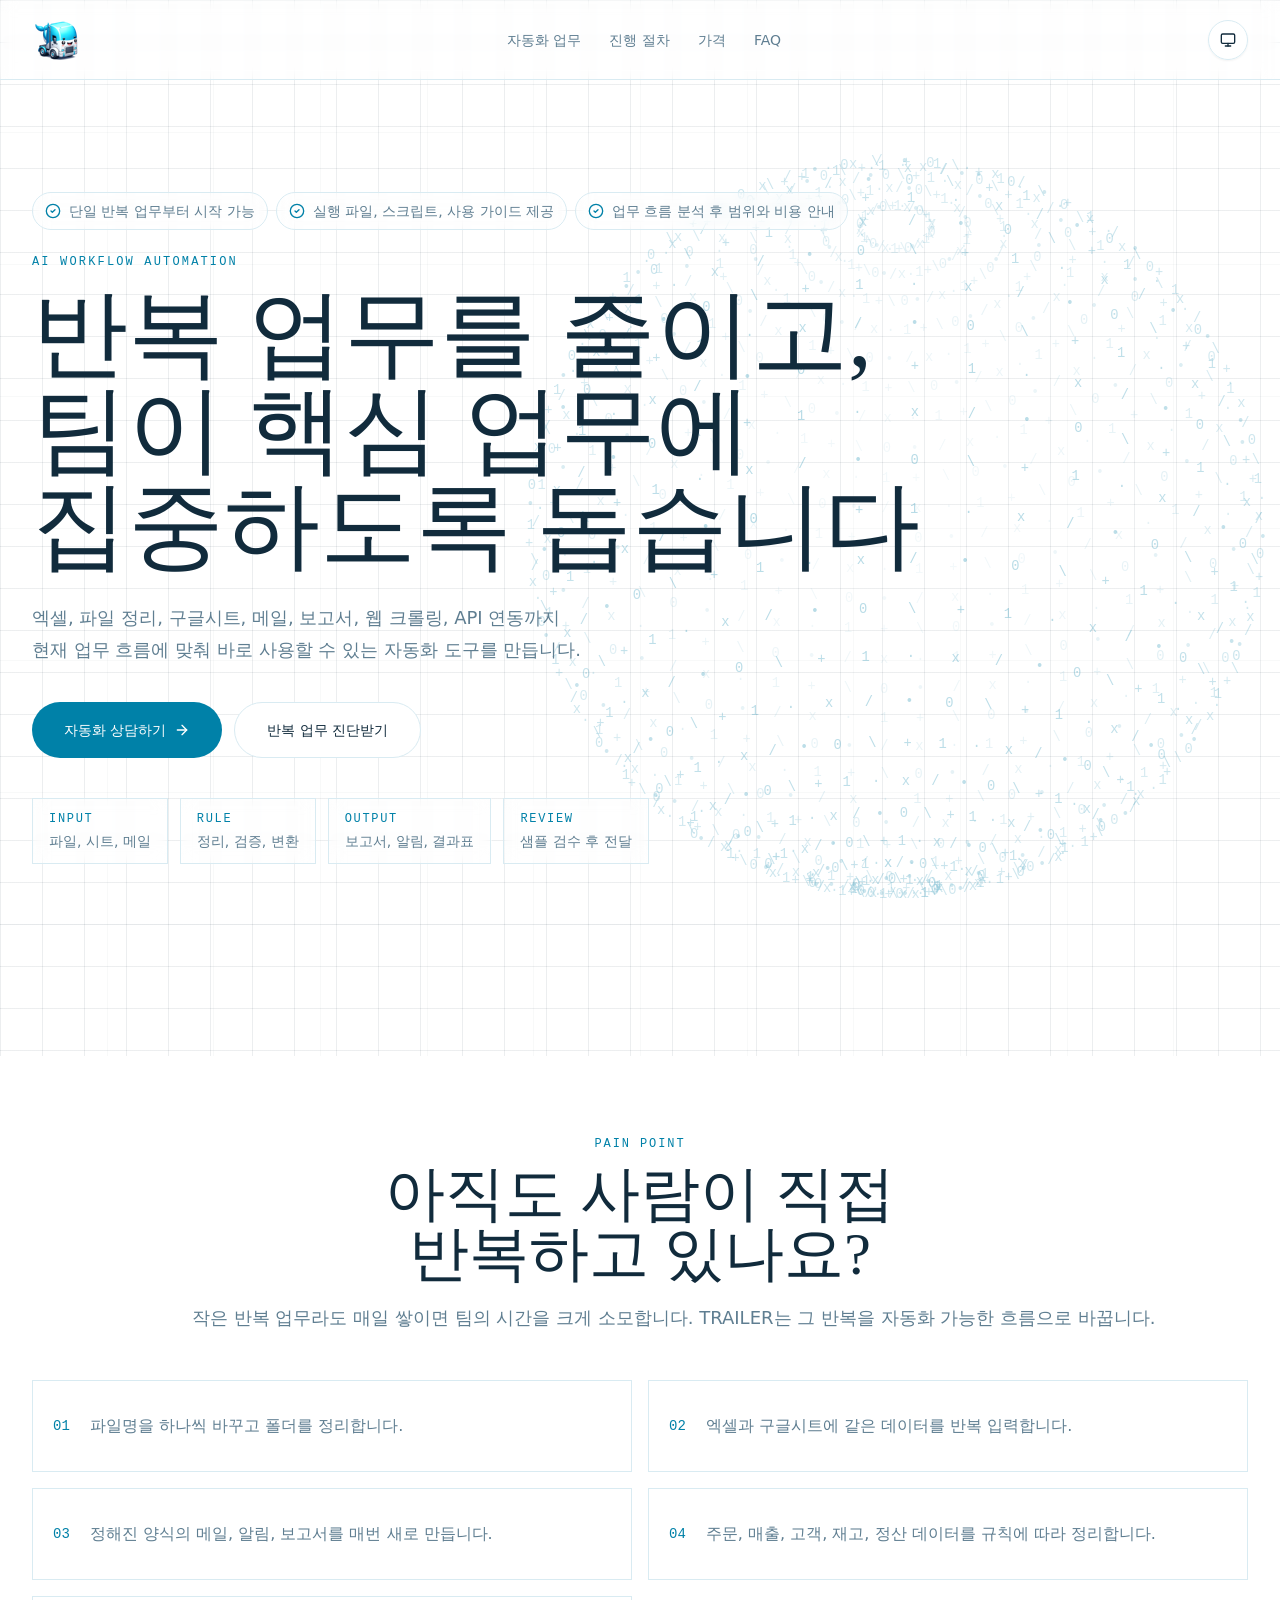
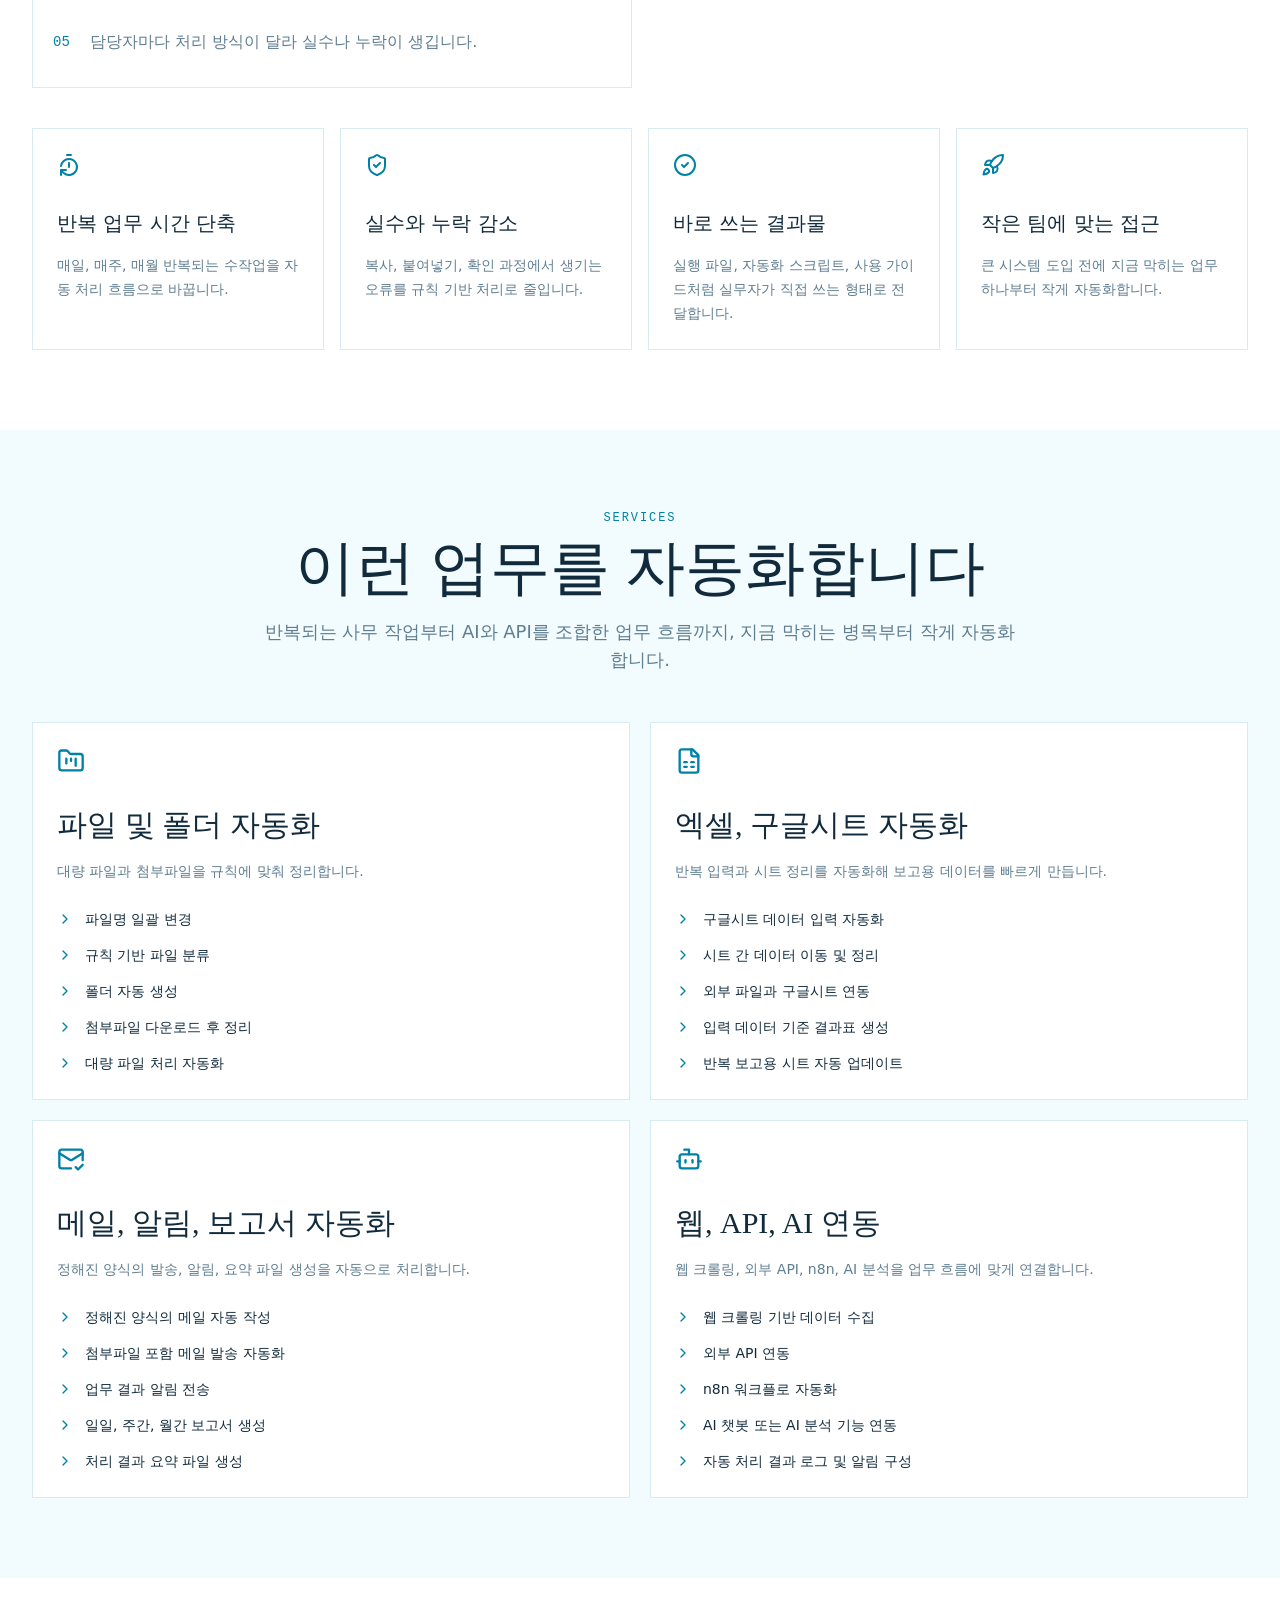
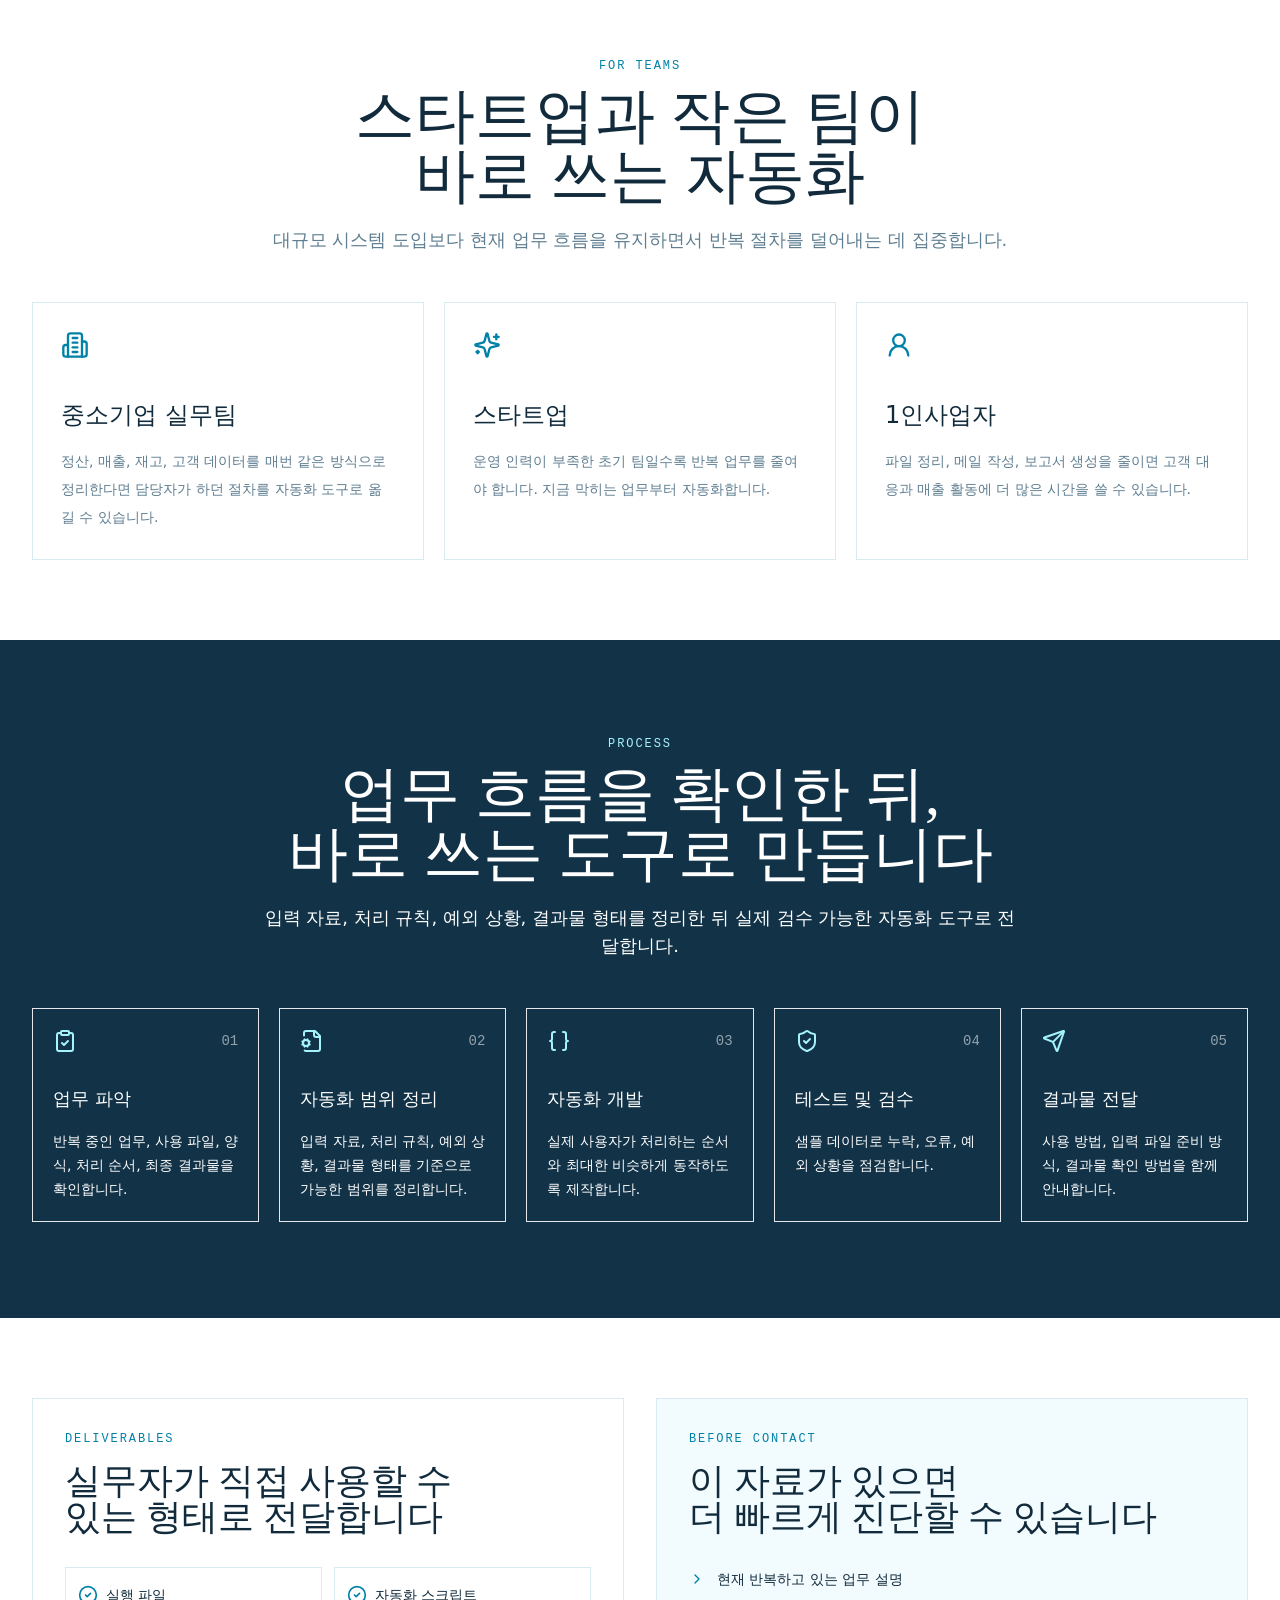
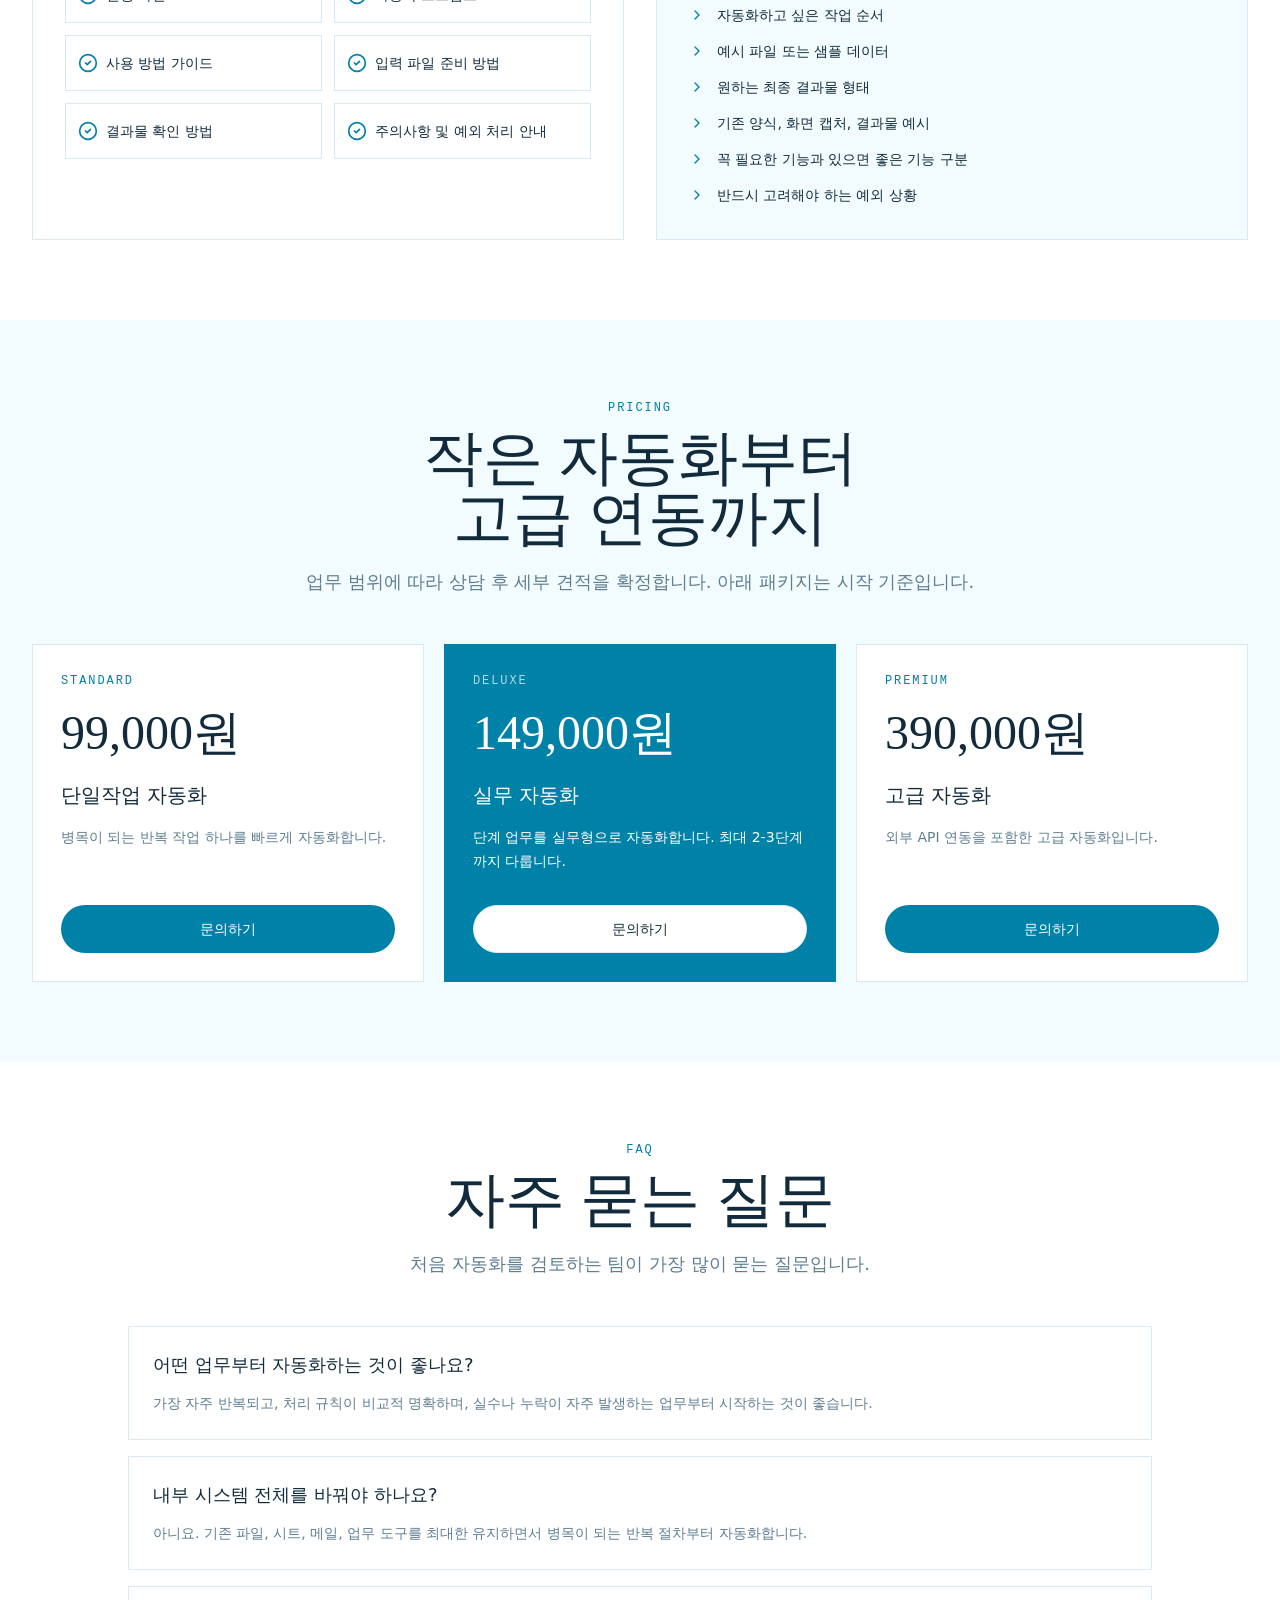
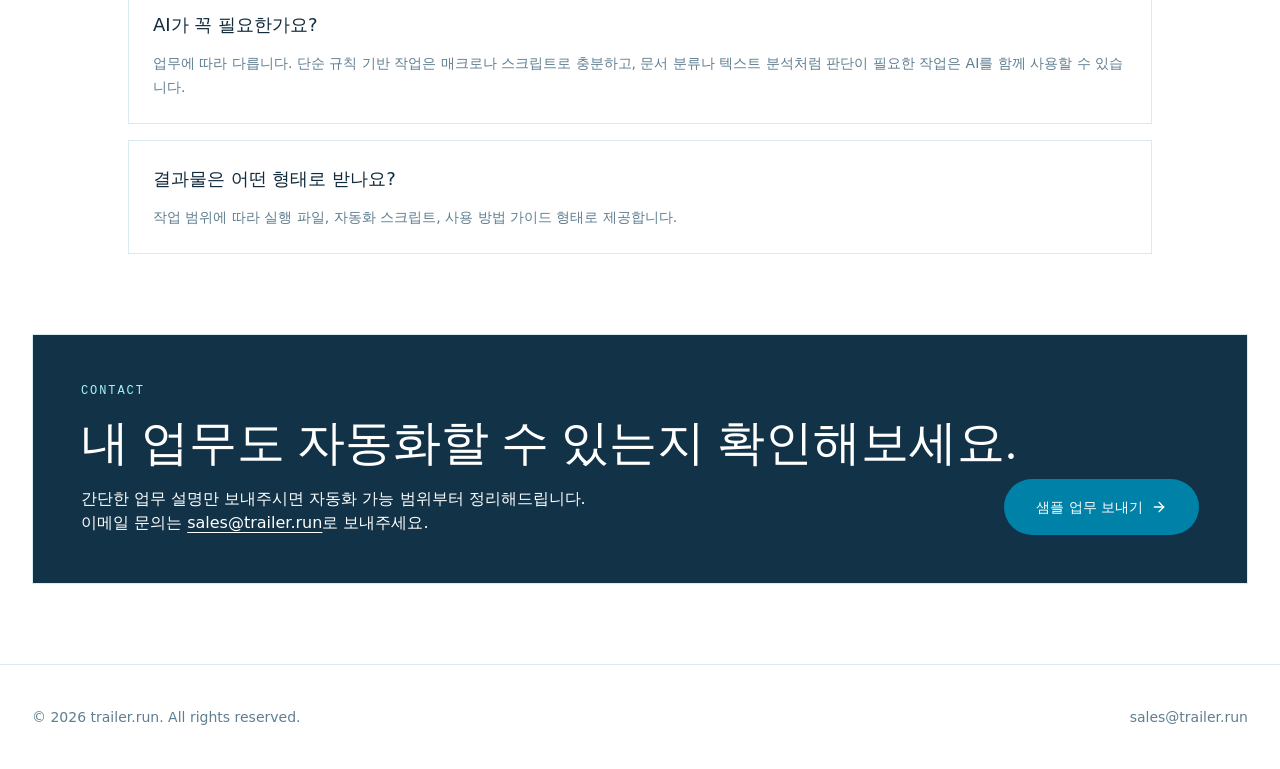
<file: index.html>
<!DOCTYPE html><!--BTNFIAYnEgQkKeSb0WLCj--><html lang="ko"><head><meta charSet="utf-8"/><meta name="viewport" content="width=device-width, initial-scale=1"/><link rel="preload" as="image" href="/icons/trailer-logo-48.png"/><link rel="stylesheet" href="/_next/static/css/4ab06207553fc050.css" data-precedence="next"/><link rel="preload" as="script" fetchPriority="low" href="/_next/static/chunks/webpack-74c939c87fa0092a.js"/><script src="/_next/static/chunks/4bd1b696-c023c6e3521b1417.js" async=""></script><script src="/_next/static/chunks/255-81ba70bd132d3eed.js" async=""></script><script src="/_next/static/chunks/main-app-4b01163e5ac64705.js" async=""></script><script src="/_next/static/chunks/app/layout-8cd34e4a7143ec90.js" async=""></script><script src="/_next/static/chunks/145-5c0f9f0de3e7cc46.js" async=""></script><script src="/_next/static/chunks/793-2cc3da2a9cf20b42.js" async=""></script><script src="/_next/static/chunks/app/page-2811ffebe83a630a.js" async=""></script><link rel="preload" href="https://www.googletagmanager.com/gtag/js?id=G-GXQRW4QENL" as="script"/><meta name="color-scheme" content="light dark"/><title>TRAILER | AI 업무 자동화 서비스</title><meta name="description" content="스타트업과 작은 팀의 반복 업무를 자동화하는 실무형 AI 업무 자동화 파트너입니다."/><meta name="keywords" content="TRAILER,AI 업무 자동화,업무 자동화,반복 업무 자동화,엑셀 자동화,구글시트 자동화,파일 정리 자동화,메일 자동화,보고서 자동화,웹 크롤링,API 연동,n8n 자동화,스타트업 자동화,중소기업 업무 자동화"/><link rel="icon" href="/icons/trailer-favicon-16.png" sizes="16x16" type="image/png"/><link rel="icon" href="/icons/trailer-favicon-32.png" sizes="32x32" type="image/png"/><link rel="apple-touch-icon" href="/icons/trailer-apple-touch-icon.png" sizes="180x180" type="image/png"/><script src="/_next/static/chunks/polyfills-42372ed130431b0a.js" noModule=""></script></head><body class="font-sans antialiased"><div hidden=""><!--$--><!--/$--></div><script>((a,b,c,d,e,f,g,h)=>{let i=document.documentElement,j=["light","dark"];function k(b){var c;(Array.isArray(a)?a:[a]).forEach(a=>{let c="class"===a,d=c&&f?e.map(a=>f[a]||a):e;c?(i.classList.remove(...d),i.classList.add(b)):i.setAttribute(a,b)}),c=b,h&&j.includes(c)&&(i.style.colorScheme=c)}if(d)k(d);else try{let a=localStorage.getItem(b)||c,d=g&&"system"===a?window.matchMedia("(prefers-color-scheme: dark)").matches?"dark":"light":a;k(d)}catch(a){}})("class","theme","system",null,["light","dark"],null,true,true)</script><header class="fixed inset-x-0 top-0 z-50 h-20 border-b border-border bg-background/88 backdrop-blur"><div class="mx-auto flex h-full max-w-7xl items-center justify-between gap-4 px-4 sm:px-6 lg:px-8"><a aria-label="TRAILER home" class="flex h-12 w-12 items-center justify-center" href="/"><img alt="" width="48" height="48" decoding="async" data-nimg="1" class="h-12 w-12 object-contain" style="color:transparent" src="/icons/trailer-logo-48.png"/></a><nav aria-label="Primary" class="hidden items-center gap-7 md:flex"><a class="text-sm text-muted-foreground transition-colors hover:text-foreground" href="/#services">자동화 업무</a><a class="text-sm text-muted-foreground transition-colors hover:text-foreground" href="/#process">진행 절차</a><a class="text-sm text-muted-foreground transition-colors hover:text-foreground" href="/#pricing">가격</a><a class="text-sm text-muted-foreground transition-colors hover:text-foreground" href="/#faq">FAQ</a></nav><div class="flex items-center gap-2 sm:gap-3"><div class="relative"><button type="button" aria-label="화면 모드 선택" aria-haspopup="true" aria-expanded="false" aria-controls="_R_1qlfjb_" title="화면 모드 선택" class="relative inline-flex h-10 w-10 items-center justify-center rounded-full border border-border bg-background/70 text-foreground shadow-sm transition-colors hover:bg-muted focus-visible:outline-none focus-visible:ring-2 focus-visible:ring-primary focus-visible:ring-offset-2 focus-visible:ring-offset-background"><svg xmlns="http://www.w3.org/2000/svg" width="24" height="24" viewBox="0 0 24 24" fill="none" stroke="currentColor" stroke-width="2" stroke-linecap="round" stroke-linejoin="round" class="lucide lucide-monitor h-4 w-4" aria-hidden="true"><rect width="20" height="14" x="2" y="3" rx="2"></rect><line x1="8" x2="16" y1="21" y2="21"></line><line x1="12" x2="12" y1="17" y2="21"></line></svg></button></div><button type="button" aria-label="메뉴 열기" aria-controls="mobile-menu" aria-expanded="false" class="inline-flex items-center justify-center gap-2 rounded-full text-sm font-medium transition-colors focus-visible:outline-none focus-visible:ring-2 focus-visible:ring-primary focus-visible:ring-offset-2 focus-visible:ring-offset-background disabled:pointer-events-none disabled:opacity-50 border border-border bg-background text-foreground hover:bg-muted h-10 w-10 px-0 md:hidden"><svg xmlns="http://www.w3.org/2000/svg" width="24" height="24" viewBox="0 0 24 24" fill="none" stroke="currentColor" stroke-width="2" stroke-linecap="round" stroke-linejoin="round" class="lucide lucide-menu h-5 w-5" aria-hidden="true"><line x1="4" x2="20" y1="12" y2="12"></line><line x1="4" x2="20" y1="6" y2="6"></line><line x1="4" x2="20" y1="18" y2="18"></line></svg></button></div></div><div id="mobile-menu" hidden="" class="fixed inset-x-0 top-20 border-b border-border bg-background px-4 py-5 shadow-sm transition-all duration-200 md:hidden pointer-events-none -translate-y-2 opacity-0"><nav aria-label="Mobile primary" class="mx-auto flex max-w-7xl flex-col gap-2"><a class="min-h-14 rounded-full px-4 py-3 text-lg font-medium text-foreground transition-colors hover:bg-muted" href="/#services">자동화 업무</a><a class="min-h-14 rounded-full px-4 py-3 text-lg font-medium text-foreground transition-colors hover:bg-muted" href="/#process">진행 절차</a><a class="min-h-14 rounded-full px-4 py-3 text-lg font-medium text-foreground transition-colors hover:bg-muted" href="/#pricing">가격</a><a class="min-h-14 rounded-full px-4 py-3 text-lg font-medium text-foreground transition-colors hover:bg-muted" href="/#faq">FAQ</a></nav></div></header><main id="top" class="min-h-screen overflow-hidden bg-background"><section class="hero-grid relative min-h-screen overflow-hidden px-4 pb-14 pt-24 sm:px-6 sm:pb-20 sm:pt-28 lg:px-8 lg:pb-28"><div class="pointer-events-none absolute inset-0 overflow-hidden" aria-hidden="true"><div class="relative mx-auto h-full max-w-7xl"><canvas class="absolute left-[62%] top-[58%] h-[560px] w-[560px] -translate-x-1/2 -translate-y-1/2 opacity-25 sm:left-auto sm:right-0 sm:top-1/2 sm:translate-x-0 sm:opacity-35 md:right-4 lg:right-0 lg:h-[800px] lg:w-[800px] lg:opacity-40"></canvas></div></div><div class="pointer-events-none absolute inset-0 opacity-30" aria-hidden="true"><span class="absolute left-0 right-0 h-px bg-foreground/10" style="top:12.5%"></span><span class="absolute left-0 right-0 h-px bg-foreground/10" style="top:25%"></span><span class="absolute left-0 right-0 h-px bg-foreground/10" style="top:37.5%"></span><span class="absolute left-0 right-0 h-px bg-foreground/10" style="top:50%"></span><span class="absolute left-0 right-0 h-px bg-foreground/10" style="top:62.5%"></span><span class="absolute left-0 right-0 h-px bg-foreground/10" style="top:75%"></span><span class="absolute left-0 right-0 h-px bg-foreground/10" style="top:87.5%"></span><span class="absolute left-0 right-0 h-px bg-foreground/10" style="top:100%"></span><span class="absolute bottom-0 top-0 w-px bg-foreground/10" style="left:8.333%"></span><span class="absolute bottom-0 top-0 w-px bg-foreground/10" style="left:16.666%"></span><span class="absolute bottom-0 top-0 w-px bg-foreground/10" style="left:24.999000000000002%"></span><span class="absolute bottom-0 top-0 w-px bg-foreground/10" style="left:33.332%"></span><span class="absolute bottom-0 top-0 w-px bg-foreground/10" style="left:41.665%"></span><span class="absolute bottom-0 top-0 w-px bg-foreground/10" style="left:49.998000000000005%"></span><span class="absolute bottom-0 top-0 w-px bg-foreground/10" style="left:58.331%"></span><span class="absolute bottom-0 top-0 w-px bg-foreground/10" style="left:66.664%"></span><span class="absolute bottom-0 top-0 w-px bg-foreground/10" style="left:74.997%"></span><span class="absolute bottom-0 top-0 w-px bg-foreground/10" style="left:83.33%"></span><span class="absolute bottom-0 top-0 w-px bg-foreground/10" style="left:91.663%"></span><span class="absolute bottom-0 top-0 w-px bg-foreground/10" style="left:99.99600000000001%"></span></div><div class="relative z-10 mx-auto flex min-h-[calc(100vh-6rem)] max-w-7xl items-center sm:min-h-[calc(100vh-7rem)]"><div class="max-w-5xl py-8 sm:py-12 lg:py-20"><div class="gap-2 sm:flex-wrap mb-5 hidden sm:mb-6 sm:flex"><span class="inline-flex min-h-9 items-start gap-2 rounded-full border border-border bg-background/84 px-3 py-2 text-[13px] leading-5 text-muted-foreground backdrop-blur sm:items-center sm:text-sm"><svg xmlns="http://www.w3.org/2000/svg" width="24" height="24" viewBox="0 0 24 24" fill="none" stroke="currentColor" stroke-width="2" stroke-linecap="round" stroke-linejoin="round" class="lucide lucide-circle-check mt-0.5 h-4 w-4 shrink-0 text-primary sm:mt-0" aria-hidden="true"><circle cx="12" cy="12" r="10"></circle><path d="m9 12 2 2 4-4"></path></svg><span class="break-safe">단일 반복 업무부터 시작 가능</span></span><span class="inline-flex min-h-9 items-start gap-2 rounded-full border border-border bg-background/84 px-3 py-2 text-[13px] leading-5 text-muted-foreground backdrop-blur sm:items-center sm:text-sm"><svg xmlns="http://www.w3.org/2000/svg" width="24" height="24" viewBox="0 0 24 24" fill="none" stroke="currentColor" stroke-width="2" stroke-linecap="round" stroke-linejoin="round" class="lucide lucide-circle-check mt-0.5 h-4 w-4 shrink-0 text-primary sm:mt-0" aria-hidden="true"><circle cx="12" cy="12" r="10"></circle><path d="m9 12 2 2 4-4"></path></svg><span class="break-safe">실행 파일, 스크립트, 사용 가이드 제공</span></span><span class="inline-flex min-h-9 items-start gap-2 rounded-full border border-border bg-background/84 px-3 py-2 text-[13px] leading-5 text-muted-foreground backdrop-blur sm:items-center sm:text-sm"><svg xmlns="http://www.w3.org/2000/svg" width="24" height="24" viewBox="0 0 24 24" fill="none" stroke="currentColor" stroke-width="2" stroke-linecap="round" stroke-linejoin="round" class="lucide lucide-circle-check mt-0.5 h-4 w-4 shrink-0 text-primary sm:mt-0" aria-hidden="true"><circle cx="12" cy="12" r="10"></circle><path d="m9 12 2 2 4-4"></path></svg><span class="break-safe">업무 흐름 분석 후 범위와 비용 안내</span></span></div><p class="mb-3 font-mono text-[11px] uppercase tracking-[0.16em] text-primary sm:mb-4 sm:text-xs sm:tracking-[0.18em]">AI Workflow Automation</p><h1 class="break-safe text-balance max-w-4xl font-serif text-[3rem] font-normal leading-[1.02] tracking-normal text-foreground sm:text-7xl sm:leading-[0.98] lg:text-8xl">반복 업무를 줄이고, 팀이 핵심 업무에 집중하도록 돕습니다</h1><p class="text-pretty mt-5 max-w-2xl text-[15px] leading-7 text-muted-foreground sm:mt-7 sm:text-lg sm:leading-8">엑셀, 파일 정리, 구글시트, 메일, 보고서, 웹 크롤링,<!-- --> <span class="whitespace-nowrap">API 연동까지</span><br class="hidden sm:block"/>현재 업무 흐름에 맞춰 바로 사용할 수 있는<!-- --> <span class="whitespace-nowrap">자동화 도구</span>를 만듭니다.</p><div class="grid gap-2 sm:flex-wrap mt-6 sm:hidden"><span class="inline-flex min-h-9 items-start gap-2 rounded-full border border-border bg-background/84 px-3 py-2 text-[13px] leading-5 text-muted-foreground backdrop-blur sm:items-center sm:text-sm"><svg xmlns="http://www.w3.org/2000/svg" width="24" height="24" viewBox="0 0 24 24" fill="none" stroke="currentColor" stroke-width="2" stroke-linecap="round" stroke-linejoin="round" class="lucide lucide-circle-check mt-0.5 h-4 w-4 shrink-0 text-primary sm:mt-0" aria-hidden="true"><circle cx="12" cy="12" r="10"></circle><path d="m9 12 2 2 4-4"></path></svg><span class="break-safe">단일 반복 업무부터 시작 가능</span></span><span class="inline-flex min-h-9 items-start gap-2 rounded-full border border-border bg-background/84 px-3 py-2 text-[13px] leading-5 text-muted-foreground backdrop-blur sm:items-center sm:text-sm"><svg xmlns="http://www.w3.org/2000/svg" width="24" height="24" viewBox="0 0 24 24" fill="none" stroke="currentColor" stroke-width="2" stroke-linecap="round" stroke-linejoin="round" class="lucide lucide-circle-check mt-0.5 h-4 w-4 shrink-0 text-primary sm:mt-0" aria-hidden="true"><circle cx="12" cy="12" r="10"></circle><path d="m9 12 2 2 4-4"></path></svg><span class="break-safe">실행 파일, 스크립트, 사용 가이드 제공</span></span><span class="inline-flex min-h-9 items-start gap-2 rounded-full border border-border bg-background/84 px-3 py-2 text-[13px] leading-5 text-muted-foreground backdrop-blur sm:items-center sm:text-sm"><svg xmlns="http://www.w3.org/2000/svg" width="24" height="24" viewBox="0 0 24 24" fill="none" stroke="currentColor" stroke-width="2" stroke-linecap="round" stroke-linejoin="round" class="lucide lucide-circle-check mt-0.5 h-4 w-4 shrink-0 text-primary sm:mt-0" aria-hidden="true"><circle cx="12" cy="12" r="10"></circle><path d="m9 12 2 2 4-4"></path></svg><span class="break-safe">업무 흐름 분석 후 범위와 비용 안내</span></span></div><div class="mt-7 flex flex-col gap-3 sm:mt-9 sm:flex-row"><a class="inline-flex items-center justify-center gap-2 rounded-full text-sm font-medium transition-colors focus-visible:outline-none focus-visible:ring-2 focus-visible:ring-primary focus-visible:ring-offset-2 focus-visible:ring-offset-background disabled:pointer-events-none disabled:opacity-50 bg-primary text-primary-foreground hover:bg-primary/90 h-14 px-8 w-full sm:w-auto" href="https://kmong.com/gig/768317">자동화 상담하기<svg xmlns="http://www.w3.org/2000/svg" width="24" height="24" viewBox="0 0 24 24" fill="none" stroke="currentColor" stroke-width="2" stroke-linecap="round" stroke-linejoin="round" class="lucide lucide-arrow-right h-4 w-4" aria-hidden="true"><path d="M5 12h14"></path><path d="m12 5 7 7-7 7"></path></svg></a><a class="inline-flex items-center justify-center gap-2 rounded-full text-sm font-medium transition-colors focus-visible:outline-none focus-visible:ring-2 focus-visible:ring-primary focus-visible:ring-offset-2 focus-visible:ring-offset-background disabled:pointer-events-none disabled:opacity-50 border border-border bg-background text-foreground hover:bg-muted h-14 px-8 w-full sm:w-auto" href="/diagnosis/">반복 업무 진단받기</a></div><div class="mt-8 grid auto-rows-fr grid-cols-2 gap-2 sm:mt-10 sm:flex sm:flex-wrap sm:gap-3"><div class="flex h-full min-h-[76px] min-w-0 flex-col border border-border bg-background/82 p-3 backdrop-blur sm:min-h-0 sm:px-4 sm:py-3"><p class="font-mono text-[11px] uppercase tracking-[0.12em] text-primary sm:text-xs sm:tracking-[0.14em]">Input</p><p class="break-safe mt-1 text-[13px] leading-5 text-muted-foreground sm:text-sm">파일, 시트, 메일</p></div><div class="flex h-full min-h-[76px] min-w-0 flex-col border border-border bg-background/82 p-3 backdrop-blur sm:min-h-0 sm:px-4 sm:py-3"><p class="font-mono text-[11px] uppercase tracking-[0.12em] text-primary sm:text-xs sm:tracking-[0.14em]">Rule</p><p class="break-safe mt-1 text-[13px] leading-5 text-muted-foreground sm:text-sm">정리, 검증, 변환</p></div><div class="flex h-full min-h-[76px] min-w-0 flex-col border border-border bg-background/82 p-3 backdrop-blur sm:min-h-0 sm:px-4 sm:py-3"><p class="font-mono text-[11px] uppercase tracking-[0.12em] text-primary sm:text-xs sm:tracking-[0.14em]">Output</p><p class="break-safe mt-1 text-[13px] leading-5 text-muted-foreground sm:text-sm">보고서, 알림, 결과표</p></div><div class="flex h-full min-h-[76px] min-w-0 flex-col border border-border bg-background/82 p-3 backdrop-blur sm:min-h-0 sm:px-4 sm:py-3"><p class="font-mono text-[11px] uppercase tracking-[0.12em] text-primary sm:text-xs sm:tracking-[0.14em]">Review</p><p class="break-safe mt-1 text-[13px] leading-5 text-muted-foreground sm:text-sm">샘플 검수 후 전달</p></div></div></div></div></section><section class="px-4 py-14 sm:px-6 sm:py-20 lg:px-8"><div class="mx-auto max-w-7xl"><div class="mx-auto mb-9 text-center md:mb-12 max-w-4xl lg:[&amp;_p:last-child]:whitespace-nowrap"><p class="mb-3 font-mono text-[11px] uppercase tracking-[0.14em] md:text-xs md:tracking-[0.16em] text-primary">Pain Point</p><h2 class="break-safe text-balance font-serif text-[2.35rem] font-normal leading-[1.04] tracking-normal md:text-6xl md:leading-none text-foreground">아직도 사람이 직접 반복하고 있나요?</h2><p class="text-pretty mt-4 text-[15px] leading-7 md:mt-5 md:text-lg text-muted-foreground">작은 반복 업무라도 매일 쌓이면 팀의 시간을 크게 소모합니다. TRAILER는 그 반복을 자동화 가능한 흐름으로 바꿉니다.</p></div><div class="grid gap-3 md:grid-cols-2 md:gap-4"><div class="flex min-h-[92px] items-center gap-4 border border-border bg-card p-4 sm:gap-5 sm:p-5"><span class="font-mono text-sm text-primary">0<!-- -->1</span><p class="break-safe text-[15px] leading-7 text-muted-foreground sm:text-base">파일명을 하나씩 바꾸고 폴더를 정리합니다.</p></div><div class="flex min-h-[92px] items-center gap-4 border border-border bg-card p-4 sm:gap-5 sm:p-5"><span class="font-mono text-sm text-primary">0<!-- -->2</span><p class="break-safe text-[15px] leading-7 text-muted-foreground sm:text-base">엑셀과 구글시트에 같은 데이터를 반복 입력합니다.</p></div><div class="flex min-h-[92px] items-center gap-4 border border-border bg-card p-4 sm:gap-5 sm:p-5"><span class="font-mono text-sm text-primary">0<!-- -->3</span><p class="break-safe text-[15px] leading-7 text-muted-foreground sm:text-base">정해진 양식의 메일, 알림, 보고서를 매번 새로 만듭니다.</p></div><div class="flex min-h-[92px] items-center gap-4 border border-border bg-card p-4 sm:gap-5 sm:p-5"><span class="font-mono text-sm text-primary">0<!-- -->4</span><p class="break-safe text-[15px] leading-7 text-muted-foreground sm:text-base">주문, 매출, 고객, 재고, 정산 데이터를 규칙에 따라 정리합니다.</p></div><div class="flex min-h-[92px] items-center gap-4 border border-border bg-card p-4 sm:gap-5 sm:p-5"><span class="font-mono text-sm text-primary">0<!-- -->5</span><p class="break-safe text-[15px] leading-7 text-muted-foreground sm:text-base">담당자마다 처리 방식이 달라 실수나 누락이 생깁니다.</p></div></div><div class="mt-8 grid gap-3 sm:grid-cols-2 md:mt-10 md:grid-cols-4 md:gap-4"><article class="flex min-h-[210px] flex-col border border-border bg-card p-5 sm:p-6"><svg xmlns="http://www.w3.org/2000/svg" width="24" height="24" viewBox="0 0 24 24" fill="none" stroke="currentColor" stroke-width="2" stroke-linecap="round" stroke-linejoin="round" class="lucide lucide-timer-reset mb-6 h-6 w-6 text-primary md:mb-8" aria-hidden="true"><path d="M10 2h4"></path><path d="M12 14v-4"></path><path d="M4 13a8 8 0 0 1 8-7 8 8 0 1 1-5.3 14L4 17.6"></path><path d="M9 17H4v5"></path></svg><h3 class="break-safe text-lg font-medium sm:text-xl">반복 업무 시간 단축</h3><p class="text-pretty mt-3 text-sm leading-6 text-muted-foreground sm:mt-4">매일, 매주, 매월 반복되는 수작업을 자동 처리 흐름으로 바꿉니다.</p></article><article class="flex min-h-[210px] flex-col border border-border bg-card p-5 sm:p-6"><svg xmlns="http://www.w3.org/2000/svg" width="24" height="24" viewBox="0 0 24 24" fill="none" stroke="currentColor" stroke-width="2" stroke-linecap="round" stroke-linejoin="round" class="lucide lucide-shield-check mb-6 h-6 w-6 text-primary md:mb-8" aria-hidden="true"><path d="M20 13c0 5-3.5 7.5-7.66 8.95a1 1 0 0 1-.67-.01C7.5 20.5 4 18 4 13V6a1 1 0 0 1 1-1c2 0 4.5-1.2 6.24-2.72a1.17 1.17 0 0 1 1.52 0C14.51 3.81 17 5 19 5a1 1 0 0 1 1 1z"></path><path d="m9 12 2 2 4-4"></path></svg><h3 class="break-safe text-lg font-medium sm:text-xl">실수와 누락 감소</h3><p class="text-pretty mt-3 text-sm leading-6 text-muted-foreground sm:mt-4">복사, 붙여넣기, 확인 과정에서 생기는 오류를 규칙 기반 처리로 줄입니다.</p></article><article class="flex min-h-[210px] flex-col border border-border bg-card p-5 sm:p-6"><svg xmlns="http://www.w3.org/2000/svg" width="24" height="24" viewBox="0 0 24 24" fill="none" stroke="currentColor" stroke-width="2" stroke-linecap="round" stroke-linejoin="round" class="lucide lucide-circle-check mb-6 h-6 w-6 text-primary md:mb-8" aria-hidden="true"><circle cx="12" cy="12" r="10"></circle><path d="m9 12 2 2 4-4"></path></svg><h3 class="break-safe text-lg font-medium sm:text-xl">바로 쓰는 결과물</h3><p class="text-pretty mt-3 text-sm leading-6 text-muted-foreground sm:mt-4">실행 파일, 자동화 스크립트, 사용 가이드처럼 실무자가 직접 쓰는 형태로 전달합니다.</p></article><article class="flex min-h-[210px] flex-col border border-border bg-card p-5 sm:p-6"><svg xmlns="http://www.w3.org/2000/svg" width="24" height="24" viewBox="0 0 24 24" fill="none" stroke="currentColor" stroke-width="2" stroke-linecap="round" stroke-linejoin="round" class="lucide lucide-rocket mb-6 h-6 w-6 text-primary md:mb-8" aria-hidden="true"><path d="M4.5 16.5c-1.5 1.26-2 5-2 5s3.74-.5 5-2c.71-.84.7-2.13-.09-2.91a2.18 2.18 0 0 0-2.91-.09z"></path><path d="m12 15-3-3a22 22 0 0 1 2-3.95A12.88 12.88 0 0 1 22 2c0 2.72-.78 7.5-6 11a22.35 22.35 0 0 1-4 2z"></path><path d="M9 12H4s.55-3.03 2-4c1.62-1.08 5 0 5 0"></path><path d="M12 15v5s3.03-.55 4-2c1.08-1.62 0-5 0-5"></path></svg><h3 class="break-safe text-lg font-medium sm:text-xl">작은 팀에 맞는 접근</h3><p class="text-pretty mt-3 text-sm leading-6 text-muted-foreground sm:mt-4">큰 시스템 도입 전에 지금 막히는 업무 하나부터 작게 자동화합니다.</p></article></div></div></section><section id="services" class="bg-muted px-4 py-14 sm:px-6 sm:py-20 lg:px-8"><div class="mx-auto max-w-7xl"><div class="mx-auto mb-9 max-w-3xl text-center md:mb-12"><p class="mb-3 font-mono text-[11px] uppercase tracking-[0.14em] md:text-xs md:tracking-[0.16em] text-primary">Services</p><h2 class="break-safe text-balance font-serif text-[2.35rem] font-normal leading-[1.04] tracking-normal md:text-6xl md:leading-none text-foreground">이런 업무를 자동화합니다</h2><p class="text-pretty mt-4 text-[15px] leading-7 md:mt-5 md:text-lg text-muted-foreground">반복되는 사무 작업부터 AI와 API를 조합한 업무 흐름까지, 지금 막히는 병목부터 작게 자동화합니다.</p></div><div class="grid gap-4 md:grid-cols-2 md:gap-5"><article class="border border-border bg-card p-5 sm:p-6"><svg xmlns="http://www.w3.org/2000/svg" width="24" height="24" viewBox="0 0 24 24" fill="none" stroke="currentColor" stroke-width="2" stroke-linecap="round" stroke-linejoin="round" class="lucide lucide-folder-kanban mb-6 h-7 w-7 text-primary md:mb-8" aria-hidden="true"><path d="M4 20h16a2 2 0 0 0 2-2V8a2 2 0 0 0-2-2h-7.93a2 2 0 0 1-1.66-.9l-.82-1.2A2 2 0 0 0 7.93 3H4a2 2 0 0 0-2 2v13c0 1.1.9 2 2 2Z"></path><path d="M8 10v4"></path><path d="M12 10v2"></path><path d="M16 10v6"></path></svg><h3 class="break-safe font-serif text-[1.65rem] font-normal leading-[1.08] sm:text-3xl">파일 및 폴더 자동화</h3><p class="text-pretty mt-3 text-sm leading-6 text-muted-foreground sm:mt-4">대량 파일과 첨부파일을 규칙에 맞춰 정리합니다.</p><ul class="mt-5 grid gap-3 sm:mt-6"><li class="flex items-start gap-3 text-sm leading-6"><svg xmlns="http://www.w3.org/2000/svg" width="24" height="24" viewBox="0 0 24 24" fill="none" stroke="currentColor" stroke-width="2" stroke-linecap="round" stroke-linejoin="round" class="lucide lucide-chevron-right mt-1 h-4 w-4 shrink-0 text-primary" aria-hidden="true"><path d="m9 18 6-6-6-6"></path></svg><span class="break-safe">파일명 일괄 변경</span></li><li class="flex items-start gap-3 text-sm leading-6"><svg xmlns="http://www.w3.org/2000/svg" width="24" height="24" viewBox="0 0 24 24" fill="none" stroke="currentColor" stroke-width="2" stroke-linecap="round" stroke-linejoin="round" class="lucide lucide-chevron-right mt-1 h-4 w-4 shrink-0 text-primary" aria-hidden="true"><path d="m9 18 6-6-6-6"></path></svg><span class="break-safe">규칙 기반 파일 분류</span></li><li class="flex items-start gap-3 text-sm leading-6"><svg xmlns="http://www.w3.org/2000/svg" width="24" height="24" viewBox="0 0 24 24" fill="none" stroke="currentColor" stroke-width="2" stroke-linecap="round" stroke-linejoin="round" class="lucide lucide-chevron-right mt-1 h-4 w-4 shrink-0 text-primary" aria-hidden="true"><path d="m9 18 6-6-6-6"></path></svg><span class="break-safe">폴더 자동 생성</span></li><li class="flex items-start gap-3 text-sm leading-6"><svg xmlns="http://www.w3.org/2000/svg" width="24" height="24" viewBox="0 0 24 24" fill="none" stroke="currentColor" stroke-width="2" stroke-linecap="round" stroke-linejoin="round" class="lucide lucide-chevron-right mt-1 h-4 w-4 shrink-0 text-primary" aria-hidden="true"><path d="m9 18 6-6-6-6"></path></svg><span class="break-safe">첨부파일 다운로드 후 정리</span></li><li class="flex items-start gap-3 text-sm leading-6"><svg xmlns="http://www.w3.org/2000/svg" width="24" height="24" viewBox="0 0 24 24" fill="none" stroke="currentColor" stroke-width="2" stroke-linecap="round" stroke-linejoin="round" class="lucide lucide-chevron-right mt-1 h-4 w-4 shrink-0 text-primary" aria-hidden="true"><path d="m9 18 6-6-6-6"></path></svg><span class="break-safe">대량 파일 처리 자동화</span></li></ul></article><article class="border border-border bg-card p-5 sm:p-6"><svg xmlns="http://www.w3.org/2000/svg" width="24" height="24" viewBox="0 0 24 24" fill="none" stroke="currentColor" stroke-width="2" stroke-linecap="round" stroke-linejoin="round" class="lucide lucide-file-spreadsheet mb-6 h-7 w-7 text-primary md:mb-8" aria-hidden="true"><path d="M15 2H6a2 2 0 0 0-2 2v16a2 2 0 0 0 2 2h12a2 2 0 0 0 2-2V7Z"></path><path d="M14 2v4a2 2 0 0 0 2 2h4"></path><path d="M8 13h2"></path><path d="M14 13h2"></path><path d="M8 17h2"></path><path d="M14 17h2"></path></svg><h3 class="break-safe font-serif text-[1.65rem] font-normal leading-[1.08] sm:text-3xl">엑셀, 구글시트 자동화</h3><p class="text-pretty mt-3 text-sm leading-6 text-muted-foreground sm:mt-4">반복 입력과 시트 정리를 자동화해 보고용 데이터를 빠르게 만듭니다.</p><ul class="mt-5 grid gap-3 sm:mt-6"><li class="flex items-start gap-3 text-sm leading-6"><svg xmlns="http://www.w3.org/2000/svg" width="24" height="24" viewBox="0 0 24 24" fill="none" stroke="currentColor" stroke-width="2" stroke-linecap="round" stroke-linejoin="round" class="lucide lucide-chevron-right mt-1 h-4 w-4 shrink-0 text-primary" aria-hidden="true"><path d="m9 18 6-6-6-6"></path></svg><span class="break-safe">구글시트 데이터 입력 자동화</span></li><li class="flex items-start gap-3 text-sm leading-6"><svg xmlns="http://www.w3.org/2000/svg" width="24" height="24" viewBox="0 0 24 24" fill="none" stroke="currentColor" stroke-width="2" stroke-linecap="round" stroke-linejoin="round" class="lucide lucide-chevron-right mt-1 h-4 w-4 shrink-0 text-primary" aria-hidden="true"><path d="m9 18 6-6-6-6"></path></svg><span class="break-safe">시트 간 데이터 이동 및 정리</span></li><li class="flex items-start gap-3 text-sm leading-6"><svg xmlns="http://www.w3.org/2000/svg" width="24" height="24" viewBox="0 0 24 24" fill="none" stroke="currentColor" stroke-width="2" stroke-linecap="round" stroke-linejoin="round" class="lucide lucide-chevron-right mt-1 h-4 w-4 shrink-0 text-primary" aria-hidden="true"><path d="m9 18 6-6-6-6"></path></svg><span class="break-safe">외부 파일과 구글시트 연동</span></li><li class="flex items-start gap-3 text-sm leading-6"><svg xmlns="http://www.w3.org/2000/svg" width="24" height="24" viewBox="0 0 24 24" fill="none" stroke="currentColor" stroke-width="2" stroke-linecap="round" stroke-linejoin="round" class="lucide lucide-chevron-right mt-1 h-4 w-4 shrink-0 text-primary" aria-hidden="true"><path d="m9 18 6-6-6-6"></path></svg><span class="break-safe">입력 데이터 기준 결과표 생성</span></li><li class="flex items-start gap-3 text-sm leading-6"><svg xmlns="http://www.w3.org/2000/svg" width="24" height="24" viewBox="0 0 24 24" fill="none" stroke="currentColor" stroke-width="2" stroke-linecap="round" stroke-linejoin="round" class="lucide lucide-chevron-right mt-1 h-4 w-4 shrink-0 text-primary" aria-hidden="true"><path d="m9 18 6-6-6-6"></path></svg><span class="break-safe">반복 보고용 시트 자동 업데이트</span></li></ul></article><article class="border border-border bg-card p-5 sm:p-6"><svg xmlns="http://www.w3.org/2000/svg" width="24" height="24" viewBox="0 0 24 24" fill="none" stroke="currentColor" stroke-width="2" stroke-linecap="round" stroke-linejoin="round" class="lucide lucide-mail-check mb-6 h-7 w-7 text-primary md:mb-8" aria-hidden="true"><path d="M22 13V6a2 2 0 0 0-2-2H4a2 2 0 0 0-2 2v12c0 1.1.9 2 2 2h8"></path><path d="m22 7-8.97 5.7a1.94 1.94 0 0 1-2.06 0L2 7"></path><path d="m16 19 2 2 4-4"></path></svg><h3 class="break-safe font-serif text-[1.65rem] font-normal leading-[1.08] sm:text-3xl">메일, 알림, 보고서 자동화</h3><p class="text-pretty mt-3 text-sm leading-6 text-muted-foreground sm:mt-4">정해진 양식의 발송, 알림, 요약 파일 생성을 자동으로 처리합니다.</p><ul class="mt-5 grid gap-3 sm:mt-6"><li class="flex items-start gap-3 text-sm leading-6"><svg xmlns="http://www.w3.org/2000/svg" width="24" height="24" viewBox="0 0 24 24" fill="none" stroke="currentColor" stroke-width="2" stroke-linecap="round" stroke-linejoin="round" class="lucide lucide-chevron-right mt-1 h-4 w-4 shrink-0 text-primary" aria-hidden="true"><path d="m9 18 6-6-6-6"></path></svg><span class="break-safe">정해진 양식의 메일 자동 작성</span></li><li class="flex items-start gap-3 text-sm leading-6"><svg xmlns="http://www.w3.org/2000/svg" width="24" height="24" viewBox="0 0 24 24" fill="none" stroke="currentColor" stroke-width="2" stroke-linecap="round" stroke-linejoin="round" class="lucide lucide-chevron-right mt-1 h-4 w-4 shrink-0 text-primary" aria-hidden="true"><path d="m9 18 6-6-6-6"></path></svg><span class="break-safe">첨부파일 포함 메일 발송 자동화</span></li><li class="flex items-start gap-3 text-sm leading-6"><svg xmlns="http://www.w3.org/2000/svg" width="24" height="24" viewBox="0 0 24 24" fill="none" stroke="currentColor" stroke-width="2" stroke-linecap="round" stroke-linejoin="round" class="lucide lucide-chevron-right mt-1 h-4 w-4 shrink-0 text-primary" aria-hidden="true"><path d="m9 18 6-6-6-6"></path></svg><span class="break-safe">업무 결과 알림 전송</span></li><li class="flex items-start gap-3 text-sm leading-6"><svg xmlns="http://www.w3.org/2000/svg" width="24" height="24" viewBox="0 0 24 24" fill="none" stroke="currentColor" stroke-width="2" stroke-linecap="round" stroke-linejoin="round" class="lucide lucide-chevron-right mt-1 h-4 w-4 shrink-0 text-primary" aria-hidden="true"><path d="m9 18 6-6-6-6"></path></svg><span class="break-safe">일일, 주간, 월간 보고서 생성</span></li><li class="flex items-start gap-3 text-sm leading-6"><svg xmlns="http://www.w3.org/2000/svg" width="24" height="24" viewBox="0 0 24 24" fill="none" stroke="currentColor" stroke-width="2" stroke-linecap="round" stroke-linejoin="round" class="lucide lucide-chevron-right mt-1 h-4 w-4 shrink-0 text-primary" aria-hidden="true"><path d="m9 18 6-6-6-6"></path></svg><span class="break-safe">처리 결과 요약 파일 생성</span></li></ul></article><article class="border border-border bg-card p-5 sm:p-6"><svg xmlns="http://www.w3.org/2000/svg" width="24" height="24" viewBox="0 0 24 24" fill="none" stroke="currentColor" stroke-width="2" stroke-linecap="round" stroke-linejoin="round" class="lucide lucide-bot mb-6 h-7 w-7 text-primary md:mb-8" aria-hidden="true"><path d="M12 8V4H8"></path><rect width="16" height="12" x="4" y="8" rx="2"></rect><path d="M2 14h2"></path><path d="M20 14h2"></path><path d="M15 13v2"></path><path d="M9 13v2"></path></svg><h3 class="break-safe font-serif text-[1.65rem] font-normal leading-[1.08] sm:text-3xl">웹, API, AI 연동</h3><p class="text-pretty mt-3 text-sm leading-6 text-muted-foreground sm:mt-4">웹 크롤링, 외부 API, n8n, AI 분석을 업무 흐름에 맞게 연결합니다.</p><ul class="mt-5 grid gap-3 sm:mt-6"><li class="flex items-start gap-3 text-sm leading-6"><svg xmlns="http://www.w3.org/2000/svg" width="24" height="24" viewBox="0 0 24 24" fill="none" stroke="currentColor" stroke-width="2" stroke-linecap="round" stroke-linejoin="round" class="lucide lucide-chevron-right mt-1 h-4 w-4 shrink-0 text-primary" aria-hidden="true"><path d="m9 18 6-6-6-6"></path></svg><span class="break-safe">웹 크롤링 기반 데이터 수집</span></li><li class="flex items-start gap-3 text-sm leading-6"><svg xmlns="http://www.w3.org/2000/svg" width="24" height="24" viewBox="0 0 24 24" fill="none" stroke="currentColor" stroke-width="2" stroke-linecap="round" stroke-linejoin="round" class="lucide lucide-chevron-right mt-1 h-4 w-4 shrink-0 text-primary" aria-hidden="true"><path d="m9 18 6-6-6-6"></path></svg><span class="break-safe">외부 API 연동</span></li><li class="flex items-start gap-3 text-sm leading-6"><svg xmlns="http://www.w3.org/2000/svg" width="24" height="24" viewBox="0 0 24 24" fill="none" stroke="currentColor" stroke-width="2" stroke-linecap="round" stroke-linejoin="round" class="lucide lucide-chevron-right mt-1 h-4 w-4 shrink-0 text-primary" aria-hidden="true"><path d="m9 18 6-6-6-6"></path></svg><span class="break-safe">n8n 워크플로 자동화</span></li><li class="flex items-start gap-3 text-sm leading-6"><svg xmlns="http://www.w3.org/2000/svg" width="24" height="24" viewBox="0 0 24 24" fill="none" stroke="currentColor" stroke-width="2" stroke-linecap="round" stroke-linejoin="round" class="lucide lucide-chevron-right mt-1 h-4 w-4 shrink-0 text-primary" aria-hidden="true"><path d="m9 18 6-6-6-6"></path></svg><span class="break-safe">AI 챗봇 또는 AI 분석 기능 연동</span></li><li class="flex items-start gap-3 text-sm leading-6"><svg xmlns="http://www.w3.org/2000/svg" width="24" height="24" viewBox="0 0 24 24" fill="none" stroke="currentColor" stroke-width="2" stroke-linecap="round" stroke-linejoin="round" class="lucide lucide-chevron-right mt-1 h-4 w-4 shrink-0 text-primary" aria-hidden="true"><path d="m9 18 6-6-6-6"></path></svg><span class="break-safe">자동 처리 결과 로그 및 알림 구성</span></li></ul></article></div></div></section><section class="px-4 py-14 sm:px-6 sm:py-20 lg:px-8"><div class="mx-auto max-w-7xl"><div class="mx-auto mb-9 max-w-3xl text-center md:mb-12"><p class="mb-3 font-mono text-[11px] uppercase tracking-[0.14em] md:text-xs md:tracking-[0.16em] text-primary">For Teams</p><h2 class="break-safe text-balance font-serif text-[2.35rem] font-normal leading-[1.04] tracking-normal md:text-6xl md:leading-none text-foreground">스타트업과 작은 팀이 바로 쓰는 자동화</h2><p class="text-pretty mt-4 text-[15px] leading-7 md:mt-5 md:text-lg text-muted-foreground">대규모 시스템 도입보다 현재 업무 흐름을 유지하면서 반복 절차를 덜어내는 데 집중합니다.</p></div><div class="grid gap-4 md:grid-cols-3 md:gap-5"><article class="flex min-h-[230px] flex-col border border-border bg-card p-5 sm:p-7"><svg xmlns="http://www.w3.org/2000/svg" width="24" height="24" viewBox="0 0 24 24" fill="none" stroke="currentColor" stroke-width="2" stroke-linecap="round" stroke-linejoin="round" class="lucide lucide-building2 mb-7 h-7 w-7 text-primary md:mb-10" aria-hidden="true"><path d="M6 22V4a2 2 0 0 1 2-2h8a2 2 0 0 1 2 2v18Z"></path><path d="M6 12H4a2 2 0 0 0-2 2v6a2 2 0 0 0 2 2h2"></path><path d="M18 9h2a2 2 0 0 1 2 2v9a2 2 0 0 1-2 2h-2"></path><path d="M10 6h4"></path><path d="M10 10h4"></path><path d="M10 14h4"></path><path d="M10 18h4"></path></svg><h3 class="break-safe text-xl font-medium sm:text-2xl">중소기업 실무팀</h3><p class="text-pretty mt-3 text-sm leading-7 text-muted-foreground sm:mt-4">정산, 매출, 재고, 고객 데이터를 매번 같은 방식으로 정리한다면 담당자가 하던 절차를 자동화 도구로 옮길 수 있습니다.</p></article><article class="flex min-h-[230px] flex-col border border-border bg-card p-5 sm:p-7"><svg xmlns="http://www.w3.org/2000/svg" width="24" height="24" viewBox="0 0 24 24" fill="none" stroke="currentColor" stroke-width="2" stroke-linecap="round" stroke-linejoin="round" class="lucide lucide-sparkles mb-7 h-7 w-7 text-primary md:mb-10" aria-hidden="true"><path d="M9.937 15.5A2 2 0 0 0 8.5 14.063l-6.135-1.582a.5.5 0 0 1 0-.962L8.5 9.936A2 2 0 0 0 9.937 8.5l1.582-6.135a.5.5 0 0 1 .963 0L14.063 8.5A2 2 0 0 0 15.5 9.937l6.135 1.581a.5.5 0 0 1 0 .964L15.5 14.063a2 2 0 0 0-1.437 1.437l-1.582 6.135a.5.5 0 0 1-.963 0z"></path><path d="M20 3v4"></path><path d="M22 5h-4"></path><path d="M4 17v2"></path><path d="M5 18H3"></path></svg><h3 class="break-safe text-xl font-medium sm:text-2xl">스타트업</h3><p class="text-pretty mt-3 text-sm leading-7 text-muted-foreground sm:mt-4">운영 인력이 부족한 초기 팀일수록 반복 업무를 줄여야 합니다. 지금 막히는 업무부터 자동화합니다.</p></article><article class="flex min-h-[230px] flex-col border border-border bg-card p-5 sm:p-7"><svg xmlns="http://www.w3.org/2000/svg" width="24" height="24" viewBox="0 0 24 24" fill="none" stroke="currentColor" stroke-width="2" stroke-linecap="round" stroke-linejoin="round" class="lucide lucide-user-round mb-7 h-7 w-7 text-primary md:mb-10" aria-hidden="true"><circle cx="12" cy="8" r="5"></circle><path d="M20 21a8 8 0 0 0-16 0"></path></svg><h3 class="break-safe text-xl font-medium sm:text-2xl">1인사업자</h3><p class="text-pretty mt-3 text-sm leading-7 text-muted-foreground sm:mt-4">파일 정리, 메일 작성, 보고서 생성을 줄이면 고객 대응과 매출 활동에 더 많은 시간을 쓸 수 있습니다.</p></article></div></div></section><section id="process" class="bg-[#123247] px-4 py-16 text-white sm:px-6 sm:py-24 lg:px-8"><div class="mx-auto max-w-7xl"><div class="mx-auto mb-9 max-w-3xl text-center md:mb-12"><p class="mb-3 font-mono text-[11px] uppercase tracking-[0.14em] md:text-xs md:tracking-[0.16em] text-cyan-200">Process</p><h2 class="break-safe text-balance font-serif text-[2.35rem] font-normal leading-[1.04] tracking-normal md:text-6xl md:leading-none text-white">업무 흐름을 확인한 뒤, 바로 쓰는 도구로 만듭니다</h2><p class="text-pretty mt-4 text-[15px] leading-7 md:mt-5 md:text-lg text-cyan-50/78">입력 자료, 처리 규칙, 예외 상황, 결과물 형태를 정리한 뒤 실제 검수 가능한 자동화 도구로 전달합니다.</p></div><div class="grid gap-3 sm:grid-cols-2 lg:grid-cols-5 lg:gap-5"><article class="min-h-[190px] border border-white/12 p-5"><div class="mb-6 flex items-center justify-between md:mb-8"><svg xmlns="http://www.w3.org/2000/svg" width="24" height="24" viewBox="0 0 24 24" fill="none" stroke="currentColor" stroke-width="2" stroke-linecap="round" stroke-linejoin="round" class="lucide lucide-clipboard-check h-6 w-6 text-cyan-200" aria-hidden="true"><rect width="8" height="4" x="8" y="2" rx="1" ry="1"></rect><path d="M16 4h2a2 2 0 0 1 2 2v14a2 2 0 0 1-2 2H6a2 2 0 0 1-2-2V6a2 2 0 0 1 2-2h2"></path><path d="m9 14 2 2 4-4"></path></svg><span class="font-mono text-sm text-white/55">0<!-- -->1</span></div><h3 class="break-safe text-lg font-medium">업무 파악</h3><p class="text-pretty mt-3 text-sm leading-6 text-cyan-50/72 md:mt-4">반복 중인 업무, 사용 파일, 양식, 처리 순서, 최종 결과물을 확인합니다.</p></article><article class="min-h-[190px] border border-white/12 p-5"><div class="mb-6 flex items-center justify-between md:mb-8"><svg xmlns="http://www.w3.org/2000/svg" width="24" height="24" viewBox="0 0 24 24" fill="none" stroke="currentColor" stroke-width="2" stroke-linecap="round" stroke-linejoin="round" class="lucide lucide-file-cog h-6 w-6 text-cyan-200" aria-hidden="true"><path d="M14 2v4a2 2 0 0 0 2 2h4"></path><path d="m3.2 12.9-.9-.4"></path><path d="m3.2 15.1-.9.4"></path><path d="M4.677 21.5a2 2 0 0 0 1.313.5H18a2 2 0 0 0 2-2V7l-5-5H6a2 2 0 0 0-2 2v2.5"></path><path d="m4.9 11.2-.4-.9"></path><path d="m4.9 16.8-.4.9"></path><path d="m7.5 10.3-.4.9"></path><path d="m7.5 17.7-.4-.9"></path><path d="m9.7 12.5-.9.4"></path><path d="m9.7 15.5-.9-.4"></path><circle cx="6" cy="14" r="3"></circle></svg><span class="font-mono text-sm text-white/55">0<!-- -->2</span></div><h3 class="break-safe text-lg font-medium">자동화 범위 정리</h3><p class="text-pretty mt-3 text-sm leading-6 text-cyan-50/72 md:mt-4">입력 자료, 처리 규칙, 예외 상황, 결과물 형태를 기준으로 가능한 범위를 정리합니다.</p></article><article class="min-h-[190px] border border-white/12 p-5"><div class="mb-6 flex items-center justify-between md:mb-8"><svg xmlns="http://www.w3.org/2000/svg" width="24" height="24" viewBox="0 0 24 24" fill="none" stroke="currentColor" stroke-width="2" stroke-linecap="round" stroke-linejoin="round" class="lucide lucide-braces h-6 w-6 text-cyan-200" aria-hidden="true"><path d="M8 3H7a2 2 0 0 0-2 2v5a2 2 0 0 1-2 2 2 2 0 0 1 2 2v5c0 1.1.9 2 2 2h1"></path><path d="M16 21h1a2 2 0 0 0 2-2v-5c0-1.1.9-2 2-2a2 2 0 0 1-2-2V5a2 2 0 0 0-2-2h-1"></path></svg><span class="font-mono text-sm text-white/55">0<!-- -->3</span></div><h3 class="break-safe text-lg font-medium">자동화 개발</h3><p class="text-pretty mt-3 text-sm leading-6 text-cyan-50/72 md:mt-4">실제 사용자가 처리하는 순서와 최대한 비슷하게 동작하도록 제작합니다.</p></article><article class="min-h-[190px] border border-white/12 p-5"><div class="mb-6 flex items-center justify-between md:mb-8"><svg xmlns="http://www.w3.org/2000/svg" width="24" height="24" viewBox="0 0 24 24" fill="none" stroke="currentColor" stroke-width="2" stroke-linecap="round" stroke-linejoin="round" class="lucide lucide-shield-check h-6 w-6 text-cyan-200" aria-hidden="true"><path d="M20 13c0 5-3.5 7.5-7.66 8.95a1 1 0 0 1-.67-.01C7.5 20.5 4 18 4 13V6a1 1 0 0 1 1-1c2 0 4.5-1.2 6.24-2.72a1.17 1.17 0 0 1 1.52 0C14.51 3.81 17 5 19 5a1 1 0 0 1 1 1z"></path><path d="m9 12 2 2 4-4"></path></svg><span class="font-mono text-sm text-white/55">0<!-- -->4</span></div><h3 class="break-safe text-lg font-medium">테스트 및 검수</h3><p class="text-pretty mt-3 text-sm leading-6 text-cyan-50/72 md:mt-4">샘플 데이터로 누락, 오류, 예외 상황을 점검합니다.</p></article><article class="min-h-[190px] border border-white/12 p-5"><div class="mb-6 flex items-center justify-between md:mb-8"><svg xmlns="http://www.w3.org/2000/svg" width="24" height="24" viewBox="0 0 24 24" fill="none" stroke="currentColor" stroke-width="2" stroke-linecap="round" stroke-linejoin="round" class="lucide lucide-send h-6 w-6 text-cyan-200" aria-hidden="true"><path d="M14.536 21.686a.5.5 0 0 0 .937-.024l6.5-19a.496.496 0 0 0-.635-.635l-19 6.5a.5.5 0 0 0-.024.937l7.93 3.18a2 2 0 0 1 1.112 1.11z"></path><path d="m21.854 2.147-10.94 10.939"></path></svg><span class="font-mono text-sm text-white/55">0<!-- -->5</span></div><h3 class="break-safe text-lg font-medium">결과물 전달</h3><p class="text-pretty mt-3 text-sm leading-6 text-cyan-50/72 md:mt-4">사용 방법, 입력 파일 준비 방식, 결과물 확인 방법을 함께 안내합니다.</p></article></div></div></section><section class="px-4 py-14 sm:px-6 sm:py-20 lg:px-8"><div class="mx-auto grid max-w-7xl gap-5 lg:grid-cols-2 lg:gap-8"><div class="border border-border bg-card p-5 sm:p-8"><p class="mb-3 font-mono text-[11px] uppercase tracking-[0.14em] text-primary sm:mb-4 sm:text-xs sm:tracking-[0.16em]">Deliverables</p><h2 class="break-safe text-balance font-serif text-[clamp(1.08rem,5vw,1.4rem)] font-normal leading-[1.08] sm:text-[2.25rem] sm:leading-[1.04] lg:text-[1.75rem] lg:leading-none xl:text-[2.25rem]">실무자가 직접 사용할 수 있는 형태로 전달합니다</h2><div class="mt-6 grid gap-3 sm:mt-8 sm:grid-cols-2"><div class="flex min-h-14 items-center gap-2 border border-border p-3"><svg xmlns="http://www.w3.org/2000/svg" width="24" height="24" viewBox="0 0 24 24" fill="none" stroke="currentColor" stroke-width="2" stroke-linecap="round" stroke-linejoin="round" class="lucide lucide-circle-check h-5 w-5 shrink-0 text-primary" aria-hidden="true"><circle cx="12" cy="12" r="10"></circle><path d="m9 12 2 2 4-4"></path></svg><span class="break-safe text-[13px] leading-5 sm:text-sm sm:leading-6">실행 파일</span></div><div class="flex min-h-14 items-center gap-2 border border-border p-3"><svg xmlns="http://www.w3.org/2000/svg" width="24" height="24" viewBox="0 0 24 24" fill="none" stroke="currentColor" stroke-width="2" stroke-linecap="round" stroke-linejoin="round" class="lucide lucide-circle-check h-5 w-5 shrink-0 text-primary" aria-hidden="true"><circle cx="12" cy="12" r="10"></circle><path d="m9 12 2 2 4-4"></path></svg><span class="break-safe text-[13px] leading-5 sm:text-sm sm:leading-6">자동화 스크립트</span></div><div class="flex min-h-14 items-center gap-2 border border-border p-3"><svg xmlns="http://www.w3.org/2000/svg" width="24" height="24" viewBox="0 0 24 24" fill="none" stroke="currentColor" stroke-width="2" stroke-linecap="round" stroke-linejoin="round" class="lucide lucide-circle-check h-5 w-5 shrink-0 text-primary" aria-hidden="true"><circle cx="12" cy="12" r="10"></circle><path d="m9 12 2 2 4-4"></path></svg><span class="break-safe text-[13px] leading-5 sm:text-sm sm:leading-6">사용 방법 가이드</span></div><div class="flex min-h-14 items-center gap-2 border border-border p-3"><svg xmlns="http://www.w3.org/2000/svg" width="24" height="24" viewBox="0 0 24 24" fill="none" stroke="currentColor" stroke-width="2" stroke-linecap="round" stroke-linejoin="round" class="lucide lucide-circle-check h-5 w-5 shrink-0 text-primary" aria-hidden="true"><circle cx="12" cy="12" r="10"></circle><path d="m9 12 2 2 4-4"></path></svg><span class="break-safe text-[13px] leading-5 sm:text-sm sm:leading-6">입력 파일 준비 방법</span></div><div class="flex min-h-14 items-center gap-2 border border-border p-3"><svg xmlns="http://www.w3.org/2000/svg" width="24" height="24" viewBox="0 0 24 24" fill="none" stroke="currentColor" stroke-width="2" stroke-linecap="round" stroke-linejoin="round" class="lucide lucide-circle-check h-5 w-5 shrink-0 text-primary" aria-hidden="true"><circle cx="12" cy="12" r="10"></circle><path d="m9 12 2 2 4-4"></path></svg><span class="break-safe text-[13px] leading-5 sm:text-sm sm:leading-6">결과물 확인 방법</span></div><div class="flex min-h-14 items-center gap-2 border border-border p-3"><svg xmlns="http://www.w3.org/2000/svg" width="24" height="24" viewBox="0 0 24 24" fill="none" stroke="currentColor" stroke-width="2" stroke-linecap="round" stroke-linejoin="round" class="lucide lucide-circle-check h-5 w-5 shrink-0 text-primary" aria-hidden="true"><circle cx="12" cy="12" r="10"></circle><path d="m9 12 2 2 4-4"></path></svg><span class="break-safe text-[13px] leading-5 sm:text-sm sm:leading-6">주의사항 및 예외 처리 안내</span></div></div></div><div class="border border-border bg-muted p-5 sm:p-8"><p class="mb-3 font-mono text-[11px] uppercase tracking-[0.14em] text-primary sm:mb-4 sm:text-xs sm:tracking-[0.16em]">Before Contact</p><h2 class="break-safe text-balance font-serif text-[clamp(1.08rem,5vw,1.4rem)] font-normal leading-[1.08] sm:text-[2.25rem] sm:leading-[1.04] lg:text-[1.75rem] lg:leading-none xl:text-[2.25rem]"><span class="whitespace-nowrap">이 자료가 있으면</span><br/><span class="whitespace-nowrap">더 빠르게 진단할 수 있습니다</span></h2><ul class="mt-6 grid gap-3 sm:mt-8"><li class="flex gap-3 text-sm leading-6"><svg xmlns="http://www.w3.org/2000/svg" width="24" height="24" viewBox="0 0 24 24" fill="none" stroke="currentColor" stroke-width="2" stroke-linecap="round" stroke-linejoin="round" class="lucide lucide-chevron-right mt-1 h-4 w-4 shrink-0 text-primary" aria-hidden="true"><path d="m9 18 6-6-6-6"></path></svg><span class="break-safe">현재 반복하고 있는 업무 설명</span></li><li class="flex gap-3 text-sm leading-6"><svg xmlns="http://www.w3.org/2000/svg" width="24" height="24" viewBox="0 0 24 24" fill="none" stroke="currentColor" stroke-width="2" stroke-linecap="round" stroke-linejoin="round" class="lucide lucide-chevron-right mt-1 h-4 w-4 shrink-0 text-primary" aria-hidden="true"><path d="m9 18 6-6-6-6"></path></svg><span class="break-safe">자동화하고 싶은 작업 순서</span></li><li class="flex gap-3 text-sm leading-6"><svg xmlns="http://www.w3.org/2000/svg" width="24" height="24" viewBox="0 0 24 24" fill="none" stroke="currentColor" stroke-width="2" stroke-linecap="round" stroke-linejoin="round" class="lucide lucide-chevron-right mt-1 h-4 w-4 shrink-0 text-primary" aria-hidden="true"><path d="m9 18 6-6-6-6"></path></svg><span class="break-safe">예시 파일 또는 샘플 데이터</span></li><li class="flex gap-3 text-sm leading-6"><svg xmlns="http://www.w3.org/2000/svg" width="24" height="24" viewBox="0 0 24 24" fill="none" stroke="currentColor" stroke-width="2" stroke-linecap="round" stroke-linejoin="round" class="lucide lucide-chevron-right mt-1 h-4 w-4 shrink-0 text-primary" aria-hidden="true"><path d="m9 18 6-6-6-6"></path></svg><span class="break-safe">원하는 최종 결과물 형태</span></li><li class="flex gap-3 text-sm leading-6"><svg xmlns="http://www.w3.org/2000/svg" width="24" height="24" viewBox="0 0 24 24" fill="none" stroke="currentColor" stroke-width="2" stroke-linecap="round" stroke-linejoin="round" class="lucide lucide-chevron-right mt-1 h-4 w-4 shrink-0 text-primary" aria-hidden="true"><path d="m9 18 6-6-6-6"></path></svg><span class="break-safe">기존 양식, 화면 캡처, 결과물 예시</span></li><li class="flex gap-3 text-sm leading-6"><svg xmlns="http://www.w3.org/2000/svg" width="24" height="24" viewBox="0 0 24 24" fill="none" stroke="currentColor" stroke-width="2" stroke-linecap="round" stroke-linejoin="round" class="lucide lucide-chevron-right mt-1 h-4 w-4 shrink-0 text-primary" aria-hidden="true"><path d="m9 18 6-6-6-6"></path></svg><span class="break-safe">꼭 필요한 기능과 있으면 좋은 기능 구분</span></li><li class="flex gap-3 text-sm leading-6"><svg xmlns="http://www.w3.org/2000/svg" width="24" height="24" viewBox="0 0 24 24" fill="none" stroke="currentColor" stroke-width="2" stroke-linecap="round" stroke-linejoin="round" class="lucide lucide-chevron-right mt-1 h-4 w-4 shrink-0 text-primary" aria-hidden="true"><path d="m9 18 6-6-6-6"></path></svg><span class="break-safe">반드시 고려해야 하는 예외 상황</span></li></ul></div></div></section><section id="pricing" class="bg-muted px-4 py-14 sm:px-6 sm:py-20 lg:px-8"><div class="mx-auto max-w-7xl"><div class="mx-auto mb-9 max-w-3xl text-center md:mb-12"><p class="mb-3 font-mono text-[11px] uppercase tracking-[0.14em] md:text-xs md:tracking-[0.16em] text-primary">Pricing</p><h2 class="break-safe text-balance font-serif text-[2.35rem] font-normal leading-[1.04] tracking-normal md:text-6xl md:leading-none text-foreground">작은 자동화부터 고급 연동까지</h2><p class="text-pretty mt-4 text-[15px] leading-7 md:mt-5 md:text-lg text-muted-foreground">업무 범위에 따라 상담 후 세부 견적을 확정합니다. 아래 패키지는 시작 기준입니다.</p></div><div class="grid gap-4 md:grid-cols-3 md:gap-5"><article class="flex min-h-[280px] flex-col border p-5 sm:p-7 border-border bg-card"><p class="font-mono text-[11px] uppercase tracking-[0.14em] sm:text-xs sm:tracking-[0.16em] text-primary">STANDARD</p><p class="tabular mt-4 font-serif text-[2.65rem] leading-none sm:mt-5 sm:text-5xl">99,000원</p><h3 class="break-safe mt-5 text-lg font-medium sm:mt-6 sm:text-xl">단일작업 자동화</h3><p class="text-pretty mt-3 flex-1 text-sm leading-6 sm:mt-4 text-muted-foreground">병목이 되는 반복 작업 하나를 빠르게 자동화합니다.</p><a class="inline-flex items-center justify-center gap-2 rounded-full text-sm font-medium transition-colors focus-visible:outline-none focus-visible:ring-2 focus-visible:ring-primary focus-visible:ring-offset-2 focus-visible:ring-offset-background disabled:pointer-events-none disabled:opacity-50 bg-primary text-primary-foreground hover:bg-primary/90 h-12 px-6 mt-7 w-full sm:mt-8" href="https://kmong.com/gig/768317">문의하기</a></article><article class="flex min-h-[280px] flex-col border p-5 sm:p-7 border-primary bg-primary text-primary-foreground"><p class="font-mono text-[11px] uppercase tracking-[0.14em] sm:text-xs sm:tracking-[0.16em] text-white/70">DELUXE</p><p class="tabular mt-4 font-serif text-[2.65rem] leading-none sm:mt-5 sm:text-5xl">149,000원</p><h3 class="break-safe mt-5 text-lg font-medium sm:mt-6 sm:text-xl">실무 자동화</h3><p class="text-pretty mt-3 flex-1 text-sm leading-6 sm:mt-4 text-white/76">단계 업무를 실무형으로 자동화합니다. 최대 2-3단계까지 다룹니다.</p><a class="inline-flex items-center justify-center gap-2 rounded-full text-sm font-medium transition-colors focus-visible:outline-none focus-visible:ring-2 focus-visible:ring-primary focus-visible:ring-offset-2 focus-visible:ring-offset-background disabled:pointer-events-none disabled:opacity-50 border border-border bg-background text-foreground hover:bg-muted h-12 px-6 mt-7 w-full sm:mt-8" href="https://kmong.com/gig/768317">문의하기</a></article><article class="flex min-h-[280px] flex-col border p-5 sm:p-7 border-border bg-card"><p class="font-mono text-[11px] uppercase tracking-[0.14em] sm:text-xs sm:tracking-[0.16em] text-primary">PREMIUM</p><p class="tabular mt-4 font-serif text-[2.65rem] leading-none sm:mt-5 sm:text-5xl">390,000원</p><h3 class="break-safe mt-5 text-lg font-medium sm:mt-6 sm:text-xl">고급 자동화</h3><p class="text-pretty mt-3 flex-1 text-sm leading-6 sm:mt-4 text-muted-foreground">외부 API 연동을 포함한 고급 자동화입니다.</p><a class="inline-flex items-center justify-center gap-2 rounded-full text-sm font-medium transition-colors focus-visible:outline-none focus-visible:ring-2 focus-visible:ring-primary focus-visible:ring-offset-2 focus-visible:ring-offset-background disabled:pointer-events-none disabled:opacity-50 bg-primary text-primary-foreground hover:bg-primary/90 h-12 px-6 mt-7 w-full sm:mt-8" href="https://kmong.com/gig/768317">문의하기</a></article></div></div></section><section id="faq" class="px-4 py-14 sm:px-6 sm:py-20 lg:px-8"><div class="mx-auto max-w-5xl"><div class="mx-auto mb-9 max-w-3xl text-center md:mb-12"><p class="mb-3 font-mono text-[11px] uppercase tracking-[0.14em] md:text-xs md:tracking-[0.16em] text-primary">FAQ</p><h2 class="break-safe text-balance font-serif text-[2.35rem] font-normal leading-[1.04] tracking-normal md:text-6xl md:leading-none text-foreground">자주 묻는 질문</h2><p class="text-pretty mt-4 text-[15px] leading-7 md:mt-5 md:text-lg text-muted-foreground">처음 자동화를 검토하는 팀이 가장 많이 묻는 질문입니다.</p></div><div class="grid gap-3 sm:gap-4"><article class="border border-border bg-card p-5 sm:p-6"><h3 class="break-safe text-base font-medium sm:text-lg">어떤 업무부터 자동화하는 것이 좋나요?</h3><p class="text-pretty mt-3 text-sm leading-6 text-muted-foreground">가장 자주 반복되고, 처리 규칙이 비교적 명확하며, 실수나 누락이 자주 발생하는 업무부터 시작하는 것이 좋습니다.</p></article><article class="border border-border bg-card p-5 sm:p-6"><h3 class="break-safe text-base font-medium sm:text-lg">내부 시스템 전체를 바꿔야 하나요?</h3><p class="text-pretty mt-3 text-sm leading-6 text-muted-foreground">아니요. 기존 파일, 시트, 메일, 업무 도구를 최대한 유지하면서 병목이 되는 반복 절차부터 자동화합니다.</p></article><article class="border border-border bg-card p-5 sm:p-6"><h3 class="break-safe text-base font-medium sm:text-lg">AI가 꼭 필요한가요?</h3><p class="text-pretty mt-3 text-sm leading-6 text-muted-foreground">업무에 따라 다릅니다. 단순 규칙 기반 작업은 매크로나 스크립트로 충분하고, 문서 분류나 텍스트 분석처럼 판단이 필요한 작업은 AI를 함께 사용할 수 있습니다.</p></article><article class="border border-border bg-card p-5 sm:p-6"><h3 class="break-safe text-base font-medium sm:text-lg">결과물은 어떤 형태로 받나요?</h3><p class="text-pretty mt-3 text-sm leading-6 text-muted-foreground">작업 범위에 따라 실행 파일, 자동화 스크립트, 사용 방법 가이드 형태로 제공합니다.</p></article></div></div></section><section id="contact" class="px-4 pb-14 sm:px-6 sm:pb-20 lg:px-8"><div class="mx-auto max-w-7xl border border-border bg-[#123247] p-5 text-white sm:p-8 md:p-12"><p class="font-mono text-[11px] uppercase tracking-[0.14em] text-cyan-200 sm:text-xs sm:tracking-[0.16em]">Contact</p><div class="mt-5 grid gap-8 xl:grid-cols-[minmax(0,1fr)_auto] xl:items-end"><div class="min-w-0"><h2 class="break-safe text-balance font-serif text-[2rem] font-normal leading-[1.04] sm:text-[2.35rem] md:whitespace-nowrap md:text-5xl md:leading-none">내 업무도 자동화할 수 있는지 확인해보세요.</h2><p class="text-pretty mt-4 max-w-2xl text-[15px] leading-7 text-cyan-50/76 sm:mt-5 sm:text-base">간단한 업무 설명만 보내주시면 자동화 가능 범위부터 정리해드립니다.<br/>이메일 문의는<!-- --> <a href="mailto:sales@trailer.run" class="break-safe underline underline-offset-4 hover:text-white">sales@trailer.run</a>로 보내주세요.</p></div><a class="inline-flex items-center justify-center gap-2 rounded-full text-sm font-medium transition-colors focus-visible:outline-none focus-visible:ring-2 focus-visible:ring-primary focus-visible:ring-offset-2 focus-visible:ring-offset-background disabled:pointer-events-none disabled:opacity-50 bg-primary text-primary-foreground hover:bg-primary/90 h-14 px-8 w-full sm:w-auto" href="https://kmong.com/gig/768317">샘플 업무 보내기<svg xmlns="http://www.w3.org/2000/svg" width="24" height="24" viewBox="0 0 24 24" fill="none" stroke="currentColor" stroke-width="2" stroke-linecap="round" stroke-linejoin="round" class="lucide lucide-arrow-right h-4 w-4" aria-hidden="true"><path d="M5 12h14"></path><path d="m12 5 7 7-7 7"></path></svg></a></div></div></section><footer class="border-t border-border px-4 py-8 sm:px-6 sm:py-10 lg:px-8"><div class="mx-auto flex max-w-7xl flex-col gap-3 text-sm leading-6 text-muted-foreground sm:flex-row sm:items-center sm:justify-between"><p class="break-safe">© <!-- -->2026<!-- --> <!-- -->trailer.run<!-- -->. All rights reserved.</p><a href="mailto:sales@trailer.run" class="break-safe hover:text-foreground">sales@trailer.run</a></div></footer></main><button type="button" aria-label="최상위로 이동" aria-hidden="true" tabindex="-1" class="inline-flex items-center justify-center gap-2 rounded-full text-sm font-medium focus-visible:outline-none focus-visible:ring-2 focus-visible:ring-primary focus-visible:ring-offset-2 focus-visible:ring-offset-background disabled:pointer-events-none disabled:opacity-50 bg-primary text-primary-foreground hover:bg-primary/90 h-10 w-10 px-0 fixed bottom-5 right-4 z-50 shadow-lg transition-all duration-200 sm:bottom-6 sm:right-6 pointer-events-none translate-y-3 opacity-0"><svg xmlns="http://www.w3.org/2000/svg" width="24" height="24" viewBox="0 0 24 24" fill="none" stroke="currentColor" stroke-width="2" stroke-linecap="round" stroke-linejoin="round" class="lucide lucide-arrow-up h-5 w-5" aria-hidden="true"><path d="m5 12 7-7 7 7"></path><path d="M12 19V5"></path></svg></button><!--$--><!--/$--><script src="/_next/static/chunks/webpack-74c939c87fa0092a.js" id="_R_" async=""></script><script>(self.__next_f=self.__next_f||[]).push([0])</script><script>self.__next_f.push([1,"1:\"$Sreact.fragment\"\n2:I[1901,[\"177\",\"static/chunks/app/layout-8cd34e4a7143ec90.js\"],\"ThemeProvider\"]\n3:I[9766,[],\"\"]\n4:I[8924,[],\"\"]\n5:I[1402,[\"177\",\"static/chunks/app/layout-8cd34e4a7143ec90.js\"],\"\"]\n6:I[1606,[\"145\",\"static/chunks/145-5c0f9f0de3e7cc46.js\",\"793\",\"static/chunks/793-2cc3da2a9cf20b42.js\",\"974\",\"static/chunks/app/page-2811ffebe83a630a.js\"],\"SiteHeader\"]\n7:I[1233,[\"145\",\"static/chunks/145-5c0f9f0de3e7cc46.js\",\"793\",\"static/chunks/793-2cc3da2a9cf20b42.js\",\"974\",\"static/chunks/app/page-2811ffebe83a630a.js\"],\"AnimatedSphere\"]\n19:I[7150,[],\"\"]\n:HL[\"/_next/static/css/4ab06207553fc050.css\",\"style\"]\n"])</script><script>self.__next_f.push([1,"0:{\"P\":null,\"b\":\"BTNFIAYnEgQkKeSb0WLCj\",\"p\":\"\",\"c\":[\"\",\"\"],\"i\":false,\"f\":[[[\"\",{\"children\":[\"__PAGE__\",{}]},\"$undefined\",\"$undefined\",true],[\"\",[\"$\",\"$1\",\"c\",{\"children\":[[[\"$\",\"link\",\"0\",{\"rel\":\"stylesheet\",\"href\":\"/_next/static/css/4ab06207553fc050.css\",\"precedence\":\"next\",\"crossOrigin\":\"$undefined\",\"nonce\":\"$undefined\"}]],[\"$\",\"html\",null,{\"lang\":\"ko\",\"suppressHydrationWarning\":true,\"children\":[\"$\",\"body\",null,{\"className\":\"font-sans antialiased\",\"children\":[[\"$\",\"$L2\",null,{\"attribute\":\"class\",\"defaultTheme\":\"system\",\"enableSystem\":true,\"children\":[\"$\",\"$L3\",null,{\"parallelRouterKey\":\"children\",\"error\":\"$undefined\",\"errorStyles\":\"$undefined\",\"errorScripts\":\"$undefined\",\"template\":[\"$\",\"$L4\",null,{}],\"templateStyles\":\"$undefined\",\"templateScripts\":\"$undefined\",\"notFound\":[[[\"$\",\"title\",null,{\"children\":\"404: This page could not be found.\"}],[\"$\",\"div\",null,{\"style\":{\"fontFamily\":\"system-ui,\\\"Segoe UI\\\",Roboto,Helvetica,Arial,sans-serif,\\\"Apple Color Emoji\\\",\\\"Segoe UI Emoji\\\"\",\"height\":\"100vh\",\"textAlign\":\"center\",\"display\":\"flex\",\"flexDirection\":\"column\",\"alignItems\":\"center\",\"justifyContent\":\"center\"},\"children\":[\"$\",\"div\",null,{\"children\":[[\"$\",\"style\",null,{\"dangerouslySetInnerHTML\":{\"__html\":\"body{color:#000;background:#fff;margin:0}.next-error-h1{border-right:1px solid rgba(0,0,0,.3)}@media (prefers-color-scheme:dark){body{color:#fff;background:#000}.next-error-h1{border-right:1px solid rgba(255,255,255,.3)}}\"}}],[\"$\",\"h1\",null,{\"className\":\"next-error-h1\",\"style\":{\"display\":\"inline-block\",\"margin\":\"0 20px 0 0\",\"padding\":\"0 23px 0 0\",\"fontSize\":24,\"fontWeight\":500,\"verticalAlign\":\"top\",\"lineHeight\":\"49px\"},\"children\":404}],[\"$\",\"div\",null,{\"style\":{\"display\":\"inline-block\"},\"children\":[\"$\",\"h2\",null,{\"style\":{\"fontSize\":14,\"fontWeight\":400,\"lineHeight\":\"49px\",\"margin\":0},\"children\":\"This page could not be found.\"}]}]]}]}]],[]],\"forbidden\":\"$undefined\",\"unauthorized\":\"$undefined\"}]}],[[\"$\",\"$L5\",null,{\"src\":\"https://www.googletagmanager.com/gtag/js?id=G-GXQRW4QENL\",\"strategy\":\"afterInteractive\"}],[\"$\",\"$L5\",null,{\"id\":\"google-analytics\",\"strategy\":\"afterInteractive\",\"children\":\"\\n          window.dataLayer = window.dataLayer || [];\\n          function gtag(){dataLayer.push(arguments);}\\n          gtag('js', new Date());\\n          gtag('config', \\\"G-GXQRW4QENL\\\");\\n        \"}]]]}]}]]}],{\"children\":[\"__PAGE__\",[\"$\",\"$1\",\"c\",{\"children\":[[[\"$\",\"$L6\",null,{}],[\"$\",\"main\",null,{\"id\":\"top\",\"className\":\"min-h-screen overflow-hidden bg-background\",\"children\":[[\"$\",\"section\",null,{\"className\":\"hero-grid relative min-h-screen overflow-hidden px-4 pb-14 pt-24 sm:px-6 sm:pb-20 sm:pt-28 lg:px-8 lg:pb-28\",\"children\":[[\"$\",\"$L7\",null,{}],[\"$\",\"div\",null,{\"className\":\"pointer-events-none absolute inset-0 opacity-30\",\"aria-hidden\":\"true\",\"children\":[[[\"$\",\"span\",\"h-0\",{\"className\":\"absolute left-0 right-0 h-px bg-foreground/10\",\"style\":{\"top\":\"12.5%\"}}],[\"$\",\"span\",\"h-1\",{\"className\":\"absolute left-0 right-0 h-px bg-foreground/10\",\"style\":{\"top\":\"25%\"}}],[\"$\",\"span\",\"h-2\",{\"className\":\"absolute left-0 right-0 h-px bg-foreground/10\",\"style\":{\"top\":\"37.5%\"}}],[\"$\",\"span\",\"h-3\",{\"className\":\"absolute left-0 right-0 h-px bg-foreground/10\",\"style\":{\"top\":\"50%\"}}],[\"$\",\"span\",\"h-4\",{\"className\":\"absolute left-0 right-0 h-px bg-foreground/10\",\"style\":{\"top\":\"62.5%\"}}],[\"$\",\"span\",\"h-5\",{\"className\":\"absolute left-0 right-0 h-px bg-foreground/10\",\"style\":{\"top\":\"75%\"}}],[\"$\",\"span\",\"h-6\",{\"className\":\"absolute left-0 right-0 h-px bg-foreground/10\",\"style\":{\"top\":\"87.5%\"}}],[\"$\",\"span\",\"h-7\",{\"className\":\"absolute left-0 right-0 h-px bg-foreground/10\",\"style\":{\"top\":\"100%\"}}]],[[\"$\",\"span\",\"v-0\",{\"className\":\"absolute bottom-0 top-0 w-px bg-foreground/10\",\"style\":{\"left\":\"8.333%\"}}],[\"$\",\"span\",\"v-1\",{\"className\":\"absolute bottom-0 top-0 w-px bg-foreground/10\",\"style\":{\"left\":\"16.666%\"}}],[\"$\",\"span\",\"v-2\",{\"className\":\"absolute bottom-0 top-0 w-px bg-foreground/10\",\"style\":{\"left\":\"24.999000000000002%\"}}],[\"$\",\"span\",\"v-3\",{\"className\":\"absolute bottom-0 top-0 w-px bg-foreground/10\",\"style\":{\"left\":\"33.332%\"}}],[\"$\",\"span\",\"v-4\",{\"className\":\"absolute bottom-0 top-0 w-px bg-foreground/10\",\"style\":{\"left\":\"41.665%\"}}],[\"$\",\"span\",\"v-5\",{\"className\":\"absolute bottom-0 top-0 w-px bg-foreground/10\",\"style\":{\"left\":\"49.998000000000005%\"}}],[\"$\",\"span\",\"v-6\",{\"className\":\"absolute bottom-0 top-0 w-px bg-foreground/10\",\"style\":{\"left\":\"58.331%\"}}],[\"$\",\"span\",\"v-7\",{\"className\":\"absolute bottom-0 top-0 w-px bg-foreground/10\",\"style\":{\"left\":\"66.664%\"}}],\"$L8\",\"$L9\",\"$La\",\"$Lb\"]]}],\"$Lc\"]}],\"$Ld\",\"$Le\",\"$Lf\",\"$L10\",\"$L11\",\"$L12\",\"$L13\",\"$L14\",\"$L15\"]}],\"$L16\"],null,\"$L17\"]}],{},null,false]},null,false],\"$L18\",false]],\"m\":\"$undefined\",\"G\":[\"$19\",[]],\"s\":false,\"S\":true}\n"])</script><script>self.__next_f.push([1,"31:I[2619,[\"145\",\"static/chunks/145-5c0f9f0de3e7cc46.js\",\"793\",\"static/chunks/793-2cc3da2a9cf20b42.js\",\"974\",\"static/chunks/app/page-2811ffebe83a630a.js\"],\"\"]\n33:I[3888,[\"145\",\"static/chunks/145-5c0f9f0de3e7cc46.js\",\"793\",\"static/chunks/793-2cc3da2a9cf20b42.js\",\"974\",\"static/chunks/app/page-2811ffebe83a630a.js\"],\"ScrollToTopButton\"]\n34:I[4431,[],\"OutletBoundary\"]\n36:I[5278,[],\"AsyncMetadataOutlet\"]\n38:I[4431,[],\"ViewportBoundary\"]\n3a:I[4431,[],\"MetadataBoundary\"]\n3b:\"$Sreact.suspense\"\n8:[\"$\",\"span\",\"v-8\",{\"className\":\"absolute bottom-0 top-0 w-px bg-foreground/10\",\"style\":{\"left\":\"74.997%\"}}]\n9:[\"$\",\"span\",\"v-9\",{\"className\":\"absolute bottom-0 top-0 w-px bg-foreground/10\",\"style\":{\"left\":\"83.33%\"}}]\na:[\"$\",\"span\",\"v-10\",{\"className\":\"absolute bottom-0 top-0 w-px bg-foreground/10\",\"style\":{\"left\":\"91.663%\"}}]\nb:[\"$\",\"span\",\"v-11\",{\"className\":\"absolute bottom-0 top-0 w-px bg-foreground/10\",\"style\":{\"left\":\"99.99600000000001%\"}}]\n"])</script><script>self.__next_f.push([1,"c:[\"$\",\"div\",null,{\"className\":\"relative z-10 mx-auto flex min-h-[calc(100vh-6rem)] max-w-7xl items-center sm:min-h-[calc(100vh-7rem)]\",\"children\":[\"$\",\"div\",null,{\"className\":\"max-w-5xl py-8 sm:py-12 lg:py-20\",\"children\":[[\"$\",\"div\",null,{\"className\":\"gap-2 sm:flex-wrap mb-5 hidden sm:mb-6 sm:flex\",\"children\":[[\"$\",\"span\",\"단일 반복 업무부터 시작 가능\",{\"className\":\"inline-flex min-h-9 items-start gap-2 rounded-full border border-border bg-background/84 px-3 py-2 text-[13px] leading-5 text-muted-foreground backdrop-blur sm:items-center sm:text-sm\",\"children\":[[\"$\",\"svg\",null,{\"ref\":\"$undefined\",\"xmlns\":\"http://www.w3.org/2000/svg\",\"width\":24,\"height\":24,\"viewBox\":\"0 0 24 24\",\"fill\":\"none\",\"stroke\":\"currentColor\",\"strokeWidth\":2,\"strokeLinecap\":\"round\",\"strokeLinejoin\":\"round\",\"className\":\"lucide lucide-circle-check mt-0.5 h-4 w-4 shrink-0 text-primary sm:mt-0\",\"aria-hidden\":\"true\",\"children\":[[\"$\",\"circle\",\"1mglay\",{\"cx\":\"12\",\"cy\":\"12\",\"r\":\"10\"}],[\"$\",\"path\",\"dzmm74\",{\"d\":\"m9 12 2 2 4-4\"}],\"$undefined\"]}],[\"$\",\"span\",null,{\"className\":\"break-safe\",\"children\":\"단일 반복 업무부터 시작 가능\"}]]}],[\"$\",\"span\",\"실행 파일, 스크립트, 사용 가이드 제공\",{\"className\":\"inline-flex min-h-9 items-start gap-2 rounded-full border border-border bg-background/84 px-3 py-2 text-[13px] leading-5 text-muted-foreground backdrop-blur sm:items-center sm:text-sm\",\"children\":[[\"$\",\"svg\",null,{\"ref\":\"$undefined\",\"xmlns\":\"http://www.w3.org/2000/svg\",\"width\":24,\"height\":24,\"viewBox\":\"0 0 24 24\",\"fill\":\"none\",\"stroke\":\"currentColor\",\"strokeWidth\":2,\"strokeLinecap\":\"round\",\"strokeLinejoin\":\"round\",\"className\":\"lucide lucide-circle-check mt-0.5 h-4 w-4 shrink-0 text-primary sm:mt-0\",\"aria-hidden\":\"true\",\"children\":[[\"$\",\"circle\",\"1mglay\",{\"cx\":\"12\",\"cy\":\"12\",\"r\":\"10\"}],[\"$\",\"path\",\"dzmm74\",{\"d\":\"m9 12 2 2 4-4\"}],\"$undefined\"]}],[\"$\",\"span\",null,{\"className\":\"break-safe\",\"children\":\"실행 파일, 스크립트, 사용 가이드 제공\"}]]}],[\"$\",\"span\",\"업무 흐름 분석 후 범위와 비용 안내\",{\"className\":\"inline-flex min-h-9 items-start gap-2 rounded-full border border-border bg-background/84 px-3 py-2 text-[13px] leading-5 text-muted-foreground backdrop-blur sm:items-center sm:text-sm\",\"children\":[[\"$\",\"svg\",null,{\"ref\":\"$undefined\",\"xmlns\":\"http://www.w3.org/2000/svg\",\"width\":24,\"height\":24,\"viewBox\":\"0 0 24 24\",\"fill\":\"none\",\"stroke\":\"currentColor\",\"strokeWidth\":2,\"strokeLinecap\":\"round\",\"strokeLinejoin\":\"round\",\"className\":\"lucide lucide-circle-check mt-0.5 h-4 w-4 shrink-0 text-primary sm:mt-0\",\"aria-hidden\":\"true\",\"children\":[[\"$\",\"circle\",\"1mglay\",{\"cx\":\"12\",\"cy\":\"12\",\"r\":\"10\"}],[\"$\",\"path\",\"dzmm74\",{\"d\":\"m9 12 2 2 4-4\"}],\"$undefined\"]}],[\"$\",\"span\",null,{\"className\":\"break-safe\",\"children\":\"업무 흐름 분석 후 범위와 비용 안내\"}]]}]]}],[\"$\",\"p\",null,{\"className\":\"mb-3 font-mono text-[11px] uppercase tracking-[0.16em] text-primary sm:mb-4 sm:text-xs sm:tracking-[0.18em]\",\"children\":\"AI Workflow Automation\"}],[\"$\",\"h1\",null,{\"className\":\"break-safe text-balance max-w-4xl font-serif text-[3rem] font-normal leading-[1.02] tracking-normal text-foreground sm:text-7xl sm:leading-[0.98] lg:text-8xl\",\"children\":\"반복 업무를 줄이고, 팀이 핵심 업무에 집중하도록 돕습니다\"}],[\"$\",\"p\",null,{\"className\":\"text-pretty mt-5 max-w-2xl text-[15px] leading-7 text-muted-foreground sm:mt-7 sm:text-lg sm:leading-8\",\"children\":[\"엑셀, 파일 정리, 구글시트, 메일, 보고서, 웹 크롤링,\",\" \",[\"$\",\"span\",null,{\"className\":\"whitespace-nowrap\",\"children\":\"API 연동까지\"}],[\"$\",\"br\",null,{\"className\":\"hidden sm:block\"}],\"현재 업무 흐름에 맞춰 바로 사용할 수 있는\",\" \",[\"$\",\"span\",null,{\"className\":\"whitespace-nowrap\",\"children\":\"자동화 도구\"}],\"를 만듭니다.\"]}],[\"$\",\"div\",null,{\"className\":\"grid gap-2 sm:flex-wrap mt-6 sm:hidden\",\"children\":[[\"$\",\"span\",\"단일 반복 업무부터 시작 가능\",{\"className\":\"inline-flex min-h-9 items-start gap-2 rounded-full border border-border bg-background/84 px-3 py-2 text-[13px] leading-5 text-muted-foreground backdrop-blur sm:items-center sm:text-sm\",\"children\":[[\"$\",\"svg\",null,{\"ref\":\"$undefined\",\"xmlns\":\"http://www.w3.org/2000/svg\",\"width\":24,\"height\":24,\"viewBox\":\"0 0 24 24\",\"fill\":\"none\",\"stroke\":\"currentColor\",\"strokeWidth\":2,\"strokeLinecap\":\"round\",\"strokeLinejoin\":\"round\",\"className\":\"lucide lucide-circle-check mt-0.5 h-4 w-4 shrink-0 text-primary sm:mt-0\",\"aria-hidden\":\"true\",\"children\":[\"$L1a\",\"$L1b\",\"$undefined\"]}],\"$L1c\"]}],\"$L1d\",\"$L1e\"]}],\"$L1f\",\"$L20\"]}]}]\n"])</script><script>self.__next_f.push([1,"d:[\"$\",\"section\",null,{\"className\":\"px-4 py-14 sm:px-6 sm:py-20 lg:px-8\",\"children\":[\"$\",\"div\",null,{\"className\":\"mx-auto max-w-7xl\",\"children\":[[\"$\",\"div\",null,{\"className\":\"mx-auto mb-9 text-center md:mb-12 max-w-4xl lg:[\u0026_p:last-child]:whitespace-nowrap\",\"children\":[[\"$\",\"p\",null,{\"className\":\"mb-3 font-mono text-[11px] uppercase tracking-[0.14em] md:text-xs md:tracking-[0.16em] text-primary\",\"children\":\"Pain Point\"}],[\"$\",\"h2\",null,{\"className\":\"break-safe text-balance font-serif text-[2.35rem] font-normal leading-[1.04] tracking-normal md:text-6xl md:leading-none text-foreground\",\"children\":\"아직도 사람이 직접 반복하고 있나요?\"}],[\"$\",\"p\",null,{\"className\":\"text-pretty mt-4 text-[15px] leading-7 md:mt-5 md:text-lg text-muted-foreground\",\"children\":\"작은 반복 업무라도 매일 쌓이면 팀의 시간을 크게 소모합니다. TRAILER는 그 반복을 자동화 가능한 흐름으로 바꿉니다.\"}]]}],[\"$\",\"div\",null,{\"className\":\"grid gap-3 md:grid-cols-2 md:gap-4\",\"children\":[[\"$\",\"div\",\"파일명을 하나씩 바꾸고 폴더를 정리합니다.\",{\"className\":\"flex min-h-[92px] items-center gap-4 border border-border bg-card p-4 sm:gap-5 sm:p-5\",\"children\":[[\"$\",\"span\",null,{\"className\":\"font-mono text-sm text-primary\",\"children\":[\"0\",1]}],[\"$\",\"p\",null,{\"className\":\"break-safe text-[15px] leading-7 text-muted-foreground sm:text-base\",\"children\":\"파일명을 하나씩 바꾸고 폴더를 정리합니다.\"}]]}],[\"$\",\"div\",\"엑셀과 구글시트에 같은 데이터를 반복 입력합니다.\",{\"className\":\"flex min-h-[92px] items-center gap-4 border border-border bg-card p-4 sm:gap-5 sm:p-5\",\"children\":[[\"$\",\"span\",null,{\"className\":\"font-mono text-sm text-primary\",\"children\":[\"0\",2]}],[\"$\",\"p\",null,{\"className\":\"break-safe text-[15px] leading-7 text-muted-foreground sm:text-base\",\"children\":\"엑셀과 구글시트에 같은 데이터를 반복 입력합니다.\"}]]}],[\"$\",\"div\",\"정해진 양식의 메일, 알림, 보고서를 매번 새로 만듭니다.\",{\"className\":\"flex min-h-[92px] items-center gap-4 border border-border bg-card p-4 sm:gap-5 sm:p-5\",\"children\":[[\"$\",\"span\",null,{\"className\":\"font-mono text-sm text-primary\",\"children\":[\"0\",3]}],[\"$\",\"p\",null,{\"className\":\"break-safe text-[15px] leading-7 text-muted-foreground sm:text-base\",\"children\":\"정해진 양식의 메일, 알림, 보고서를 매번 새로 만듭니다.\"}]]}],[\"$\",\"div\",\"주문, 매출, 고객, 재고, 정산 데이터를 규칙에 따라 정리합니다.\",{\"className\":\"flex min-h-[92px] items-center gap-4 border border-border bg-card p-4 sm:gap-5 sm:p-5\",\"children\":[[\"$\",\"span\",null,{\"className\":\"font-mono text-sm text-primary\",\"children\":[\"0\",4]}],[\"$\",\"p\",null,{\"className\":\"break-safe text-[15px] leading-7 text-muted-foreground sm:text-base\",\"children\":\"주문, 매출, 고객, 재고, 정산 데이터를 규칙에 따라 정리합니다.\"}]]}],[\"$\",\"div\",\"담당자마다 처리 방식이 달라 실수나 누락이 생깁니다.\",{\"className\":\"flex min-h-[92px] items-center gap-4 border border-border bg-card p-4 sm:gap-5 sm:p-5\",\"children\":[[\"$\",\"span\",null,{\"className\":\"font-mono text-sm text-primary\",\"children\":[\"0\",5]}],[\"$\",\"p\",null,{\"className\":\"break-safe text-[15px] leading-7 text-muted-foreground sm:text-base\",\"children\":\"담당자마다 처리 방식이 달라 실수나 누락이 생깁니다.\"}]]}]]}],[\"$\",\"div\",null,{\"className\":\"mt-8 grid gap-3 sm:grid-cols-2 md:mt-10 md:grid-cols-4 md:gap-4\",\"children\":[[\"$\",\"article\",\"반복 업무 시간 단축\",{\"className\":\"flex min-h-[210px] flex-col border border-border bg-card p-5 sm:p-6\",\"children\":[[\"$\",\"svg\",null,{\"ref\":\"$undefined\",\"xmlns\":\"http://www.w3.org/2000/svg\",\"width\":24,\"height\":24,\"viewBox\":\"0 0 24 24\",\"fill\":\"none\",\"stroke\":\"currentColor\",\"strokeWidth\":2,\"strokeLinecap\":\"round\",\"strokeLinejoin\":\"round\",\"className\":\"lucide lucide-timer-reset mb-6 h-6 w-6 text-primary md:mb-8\",\"aria-hidden\":\"true\",\"children\":[[\"$\",\"path\",\"n1abiw\",{\"d\":\"M10 2h4\"}],[\"$\",\"path\",\"1evpnu\",{\"d\":\"M12 14v-4\"}],[\"$\",\"path\",\"1ts96g\",{\"d\":\"M4 13a8 8 0 0 1 8-7 8 8 0 1 1-5.3 14L4 17.6\"}],[\"$\",\"path\",\"8t5av\",{\"d\":\"M9 17H4v5\"}],\"$undefined\"]}],[\"$\",\"h3\",null,{\"className\":\"break-safe text-lg font-medium sm:text-xl\",\"children\":\"반복 업무 시간 단축\"}],[\"$\",\"p\",null,{\"className\":\"text-pretty mt-3 text-sm leading-6 text-muted-foreground sm:mt-4\",\"children\":\"매일, 매주, 매월 반복되는 수작업을 자동 처리 흐름으로 바꿉니다.\"}]]}],[\"$\",\"article\",\"실수와 누락 감소\",{\"className\":\"flex min-h-[210px] flex-col border border-border bg-card p-5 sm:p-6\",\"children\":[\"$L21\",\"$L22\",\"$L23\"]}],\"$L24\",\"$L25\"]}]]}]}]\n"])</script><script>self.__next_f.push([1,"e:[\"$\",\"section\",null,{\"id\":\"services\",\"className\":\"bg-muted px-4 py-14 sm:px-6 sm:py-20 lg:px-8\",\"children\":[\"$\",\"div\",null,{\"className\":\"mx-auto max-w-7xl\",\"children\":[[\"$\",\"div\",null,{\"className\":\"mx-auto mb-9 max-w-3xl text-center md:mb-12\",\"children\":[[\"$\",\"p\",null,{\"className\":\"mb-3 font-mono text-[11px] uppercase tracking-[0.14em] md:text-xs md:tracking-[0.16em] text-primary\",\"children\":\"Services\"}],[\"$\",\"h2\",null,{\"className\":\"break-safe text-balance font-serif text-[2.35rem] font-normal leading-[1.04] tracking-normal md:text-6xl md:leading-none text-foreground\",\"children\":\"이런 업무를 자동화합니다\"}],[\"$\",\"p\",null,{\"className\":\"text-pretty mt-4 text-[15px] leading-7 md:mt-5 md:text-lg text-muted-foreground\",\"children\":\"반복되는 사무 작업부터 AI와 API를 조합한 업무 흐름까지, 지금 막히는 병목부터 작게 자동화합니다.\"}]]}],[\"$\",\"div\",null,{\"className\":\"grid gap-4 md:grid-cols-2 md:gap-5\",\"children\":[[\"$\",\"article\",\"파일 및 폴더 자동화\",{\"className\":\"border border-border bg-card p-5 sm:p-6\",\"children\":[[\"$\",\"svg\",null,{\"ref\":\"$undefined\",\"xmlns\":\"http://www.w3.org/2000/svg\",\"width\":24,\"height\":24,\"viewBox\":\"0 0 24 24\",\"fill\":\"none\",\"stroke\":\"currentColor\",\"strokeWidth\":2,\"strokeLinecap\":\"round\",\"strokeLinejoin\":\"round\",\"className\":\"lucide lucide-folder-kanban mb-6 h-7 w-7 text-primary md:mb-8\",\"aria-hidden\":\"true\",\"children\":[[\"$\",\"path\",\"1fr9dc\",{\"d\":\"M4 20h16a2 2 0 0 0 2-2V8a2 2 0 0 0-2-2h-7.93a2 2 0 0 1-1.66-.9l-.82-1.2A2 2 0 0 0 7.93 3H4a2 2 0 0 0-2 2v13c0 1.1.9 2 2 2Z\"}],[\"$\",\"path\",\"tgpxqk\",{\"d\":\"M8 10v4\"}],[\"$\",\"path\",\"hh53o1\",{\"d\":\"M12 10v2\"}],[\"$\",\"path\",\"1d6xys\",{\"d\":\"M16 10v6\"}],\"$undefined\"]}],[\"$\",\"h3\",null,{\"className\":\"break-safe font-serif text-[1.65rem] font-normal leading-[1.08] sm:text-3xl\",\"children\":\"파일 및 폴더 자동화\"}],[\"$\",\"p\",null,{\"className\":\"text-pretty mt-3 text-sm leading-6 text-muted-foreground sm:mt-4\",\"children\":\"대량 파일과 첨부파일을 규칙에 맞춰 정리합니다.\"}],[\"$\",\"ul\",null,{\"className\":\"mt-5 grid gap-3 sm:mt-6\",\"children\":[[\"$\",\"li\",\"파일명 일괄 변경\",{\"className\":\"flex items-start gap-3 text-sm leading-6\",\"children\":[[\"$\",\"svg\",null,{\"ref\":\"$undefined\",\"xmlns\":\"http://www.w3.org/2000/svg\",\"width\":24,\"height\":24,\"viewBox\":\"0 0 24 24\",\"fill\":\"none\",\"stroke\":\"currentColor\",\"strokeWidth\":2,\"strokeLinecap\":\"round\",\"strokeLinejoin\":\"round\",\"className\":\"lucide lucide-chevron-right mt-1 h-4 w-4 shrink-0 text-primary\",\"aria-hidden\":\"true\",\"children\":[[\"$\",\"path\",\"mthhwq\",{\"d\":\"m9 18 6-6-6-6\"}],\"$undefined\"]}],[\"$\",\"span\",null,{\"className\":\"break-safe\",\"children\":\"파일명 일괄 변경\"}]]}],[\"$\",\"li\",\"규칙 기반 파일 분류\",{\"className\":\"flex items-start gap-3 text-sm leading-6\",\"children\":[[\"$\",\"svg\",null,{\"ref\":\"$undefined\",\"xmlns\":\"http://www.w3.org/2000/svg\",\"width\":24,\"height\":24,\"viewBox\":\"0 0 24 24\",\"fill\":\"none\",\"stroke\":\"currentColor\",\"strokeWidth\":2,\"strokeLinecap\":\"round\",\"strokeLinejoin\":\"round\",\"className\":\"lucide lucide-chevron-right mt-1 h-4 w-4 shrink-0 text-primary\",\"aria-hidden\":\"true\",\"children\":[[\"$\",\"path\",\"mthhwq\",{\"d\":\"m9 18 6-6-6-6\"}],\"$undefined\"]}],[\"$\",\"span\",null,{\"className\":\"break-safe\",\"children\":\"규칙 기반 파일 분류\"}]]}],[\"$\",\"li\",\"폴더 자동 생성\",{\"className\":\"flex items-start gap-3 text-sm leading-6\",\"children\":[[\"$\",\"svg\",null,{\"ref\":\"$undefined\",\"xmlns\":\"http://www.w3.org/2000/svg\",\"width\":24,\"height\":24,\"viewBox\":\"0 0 24 24\",\"fill\":\"none\",\"stroke\":\"currentColor\",\"strokeWidth\":2,\"strokeLinecap\":\"round\",\"strokeLinejoin\":\"round\",\"className\":\"lucide lucide-chevron-right mt-1 h-4 w-4 shrink-0 text-primary\",\"aria-hidden\":\"true\",\"children\":[[\"$\",\"path\",\"mthhwq\",{\"d\":\"m9 18 6-6-6-6\"}],\"$undefined\"]}],[\"$\",\"span\",null,{\"className\":\"break-safe\",\"children\":\"폴더 자동 생성\"}]]}],[\"$\",\"li\",\"첨부파일 다운로드 후 정리\",{\"className\":\"flex items-start gap-3 text-sm leading-6\",\"children\":[[\"$\",\"svg\",null,{\"ref\":\"$undefined\",\"xmlns\":\"http://www.w3.org/2000/svg\",\"width\":24,\"height\":24,\"viewBox\":\"0 0 24 24\",\"fill\":\"none\",\"stroke\":\"currentColor\",\"strokeWidth\":2,\"strokeLinecap\":\"round\",\"strokeLinejoin\":\"round\",\"className\":\"lucide lucide-chevron-right mt-1 h-4 w-4 shrink-0 text-primary\",\"aria-hidden\":\"true\",\"children\":[[\"$\",\"path\",\"mthhwq\",{\"d\":\"m9 18 6-6-6-6\"}],\"$undefined\"]}],[\"$\",\"span\",null,{\"className\":\"break-safe\",\"children\":\"첨부파일 다운로드 후 정리\"}]]}],[\"$\",\"li\",\"대량 파일 처리 자동화\",{\"className\":\"flex items-start gap-3 text-sm leading-6\",\"children\":[[\"$\",\"svg\",null,{\"ref\":\"$undefined\",\"xmlns\":\"http://www.w3.org/2000/svg\",\"width\":24,\"height\":24,\"viewBox\":\"0 0 24 24\",\"fill\":\"none\",\"stroke\":\"currentColor\",\"strokeWidth\":2,\"strokeLinecap\":\"round\",\"strokeLinejoin\":\"round\",\"className\":\"lucide lucide-chevron-right mt-1 h-4 w-4 shrink-0 text-primary\",\"aria-hidden\":\"true\",\"children\":[\"$L26\",\"$undefined\"]}],\"$L27\"]}]]}]]}],\"$L28\",\"$L29\",\"$L2a\"]}]]}]}]\n"])</script><script>self.__next_f.push([1,"f:[\"$\",\"section\",null,{\"className\":\"px-4 py-14 sm:px-6 sm:py-20 lg:px-8\",\"children\":[\"$\",\"div\",null,{\"className\":\"mx-auto max-w-7xl\",\"children\":[[\"$\",\"div\",null,{\"className\":\"mx-auto mb-9 max-w-3xl text-center md:mb-12\",\"children\":[[\"$\",\"p\",null,{\"className\":\"mb-3 font-mono text-[11px] uppercase tracking-[0.14em] md:text-xs md:tracking-[0.16em] text-primary\",\"children\":\"For Teams\"}],[\"$\",\"h2\",null,{\"className\":\"break-safe text-balance font-serif text-[2.35rem] font-normal leading-[1.04] tracking-normal md:text-6xl md:leading-none text-foreground\",\"children\":\"스타트업과 작은 팀이 바로 쓰는 자동화\"}],[\"$\",\"p\",null,{\"className\":\"text-pretty mt-4 text-[15px] leading-7 md:mt-5 md:text-lg text-muted-foreground\",\"children\":\"대규모 시스템 도입보다 현재 업무 흐름을 유지하면서 반복 절차를 덜어내는 데 집중합니다.\"}]]}],[\"$\",\"div\",null,{\"className\":\"grid gap-4 md:grid-cols-3 md:gap-5\",\"children\":[[\"$\",\"article\",\"중소기업 실무팀\",{\"className\":\"flex min-h-[230px] flex-col border border-border bg-card p-5 sm:p-7\",\"children\":[[\"$\",\"svg\",null,{\"ref\":\"$undefined\",\"xmlns\":\"http://www.w3.org/2000/svg\",\"width\":24,\"height\":24,\"viewBox\":\"0 0 24 24\",\"fill\":\"none\",\"stroke\":\"currentColor\",\"strokeWidth\":2,\"strokeLinecap\":\"round\",\"strokeLinejoin\":\"round\",\"className\":\"lucide lucide-building2 mb-7 h-7 w-7 text-primary md:mb-10\",\"aria-hidden\":\"true\",\"children\":[[\"$\",\"path\",\"1b4qmf\",{\"d\":\"M6 22V4a2 2 0 0 1 2-2h8a2 2 0 0 1 2 2v18Z\"}],[\"$\",\"path\",\"i71pzd\",{\"d\":\"M6 12H4a2 2 0 0 0-2 2v6a2 2 0 0 0 2 2h2\"}],[\"$\",\"path\",\"10jefs\",{\"d\":\"M18 9h2a2 2 0 0 1 2 2v9a2 2 0 0 1-2 2h-2\"}],[\"$\",\"path\",\"1itunk\",{\"d\":\"M10 6h4\"}],[\"$\",\"path\",\"tcdvrf\",{\"d\":\"M10 10h4\"}],[\"$\",\"path\",\"kelpxr\",{\"d\":\"M10 14h4\"}],[\"$\",\"path\",\"1ulq68\",{\"d\":\"M10 18h4\"}],\"$undefined\"]}],[\"$\",\"h3\",null,{\"className\":\"break-safe text-xl font-medium sm:text-2xl\",\"children\":\"중소기업 실무팀\"}],[\"$\",\"p\",null,{\"className\":\"text-pretty mt-3 text-sm leading-7 text-muted-foreground sm:mt-4\",\"children\":\"정산, 매출, 재고, 고객 데이터를 매번 같은 방식으로 정리한다면 담당자가 하던 절차를 자동화 도구로 옮길 수 있습니다.\"}]]}],[\"$\",\"article\",\"스타트업\",{\"className\":\"flex min-h-[230px] flex-col border border-border bg-card p-5 sm:p-7\",\"children\":[[\"$\",\"svg\",null,{\"ref\":\"$undefined\",\"xmlns\":\"http://www.w3.org/2000/svg\",\"width\":24,\"height\":24,\"viewBox\":\"0 0 24 24\",\"fill\":\"none\",\"stroke\":\"currentColor\",\"strokeWidth\":2,\"strokeLinecap\":\"round\",\"strokeLinejoin\":\"round\",\"className\":\"lucide lucide-sparkles mb-7 h-7 w-7 text-primary md:mb-10\",\"aria-hidden\":\"true\",\"children\":[[\"$\",\"path\",\"4pj2yx\",{\"d\":\"M9.937 15.5A2 2 0 0 0 8.5 14.063l-6.135-1.582a.5.5 0 0 1 0-.962L8.5 9.936A2 2 0 0 0 9.937 8.5l1.582-6.135a.5.5 0 0 1 .963 0L14.063 8.5A2 2 0 0 0 15.5 9.937l6.135 1.581a.5.5 0 0 1 0 .964L15.5 14.063a2 2 0 0 0-1.437 1.437l-1.582 6.135a.5.5 0 0 1-.963 0z\"}],[\"$\",\"path\",\"1olli1\",{\"d\":\"M20 3v4\"}],[\"$\",\"path\",\"1gvqau\",{\"d\":\"M22 5h-4\"}],[\"$\",\"path\",\"vumght\",{\"d\":\"M4 17v2\"}],[\"$\",\"path\",\"zchphs\",{\"d\":\"M5 18H3\"}],\"$undefined\"]}],[\"$\",\"h3\",null,{\"className\":\"break-safe text-xl font-medium sm:text-2xl\",\"children\":\"스타트업\"}],[\"$\",\"p\",null,{\"className\":\"text-pretty mt-3 text-sm leading-7 text-muted-foreground sm:mt-4\",\"children\":\"운영 인력이 부족한 초기 팀일수록 반복 업무를 줄여야 합니다. 지금 막히는 업무부터 자동화합니다.\"}]]}],[\"$\",\"article\",\"1인사업자\",{\"className\":\"flex min-h-[230px] flex-col border border-border bg-card p-5 sm:p-7\",\"children\":[[\"$\",\"svg\",null,{\"ref\":\"$undefined\",\"xmlns\":\"http://www.w3.org/2000/svg\",\"width\":24,\"height\":24,\"viewBox\":\"0 0 24 24\",\"fill\":\"none\",\"stroke\":\"currentColor\",\"strokeWidth\":2,\"strokeLinecap\":\"round\",\"strokeLinejoin\":\"round\",\"className\":\"lucide lucide-user-round mb-7 h-7 w-7 text-primary md:mb-10\",\"aria-hidden\":\"true\",\"children\":[[\"$\",\"circle\",\"1hypcn\",{\"cx\":\"12\",\"cy\":\"8\",\"r\":\"5\"}],[\"$\",\"path\",\"rfgkzh\",{\"d\":\"M20 21a8 8 0 0 0-16 0\"}],\"$undefined\"]}],[\"$\",\"h3\",null,{\"className\":\"break-safe text-xl font-medium sm:text-2xl\",\"children\":\"1인사업자\"}],[\"$\",\"p\",null,{\"className\":\"text-pretty mt-3 text-sm leading-7 text-muted-foreground sm:mt-4\",\"children\":\"파일 정리, 메일 작성, 보고서 생성을 줄이면 고객 대응과 매출 활동에 더 많은 시간을 쓸 수 있습니다.\"}]]}]]}]]}]}]\n"])</script><script>self.__next_f.push([1,"10:[\"$\",\"section\",null,{\"id\":\"process\",\"className\":\"bg-[#123247] px-4 py-16 text-white sm:px-6 sm:py-24 lg:px-8\",\"children\":[\"$\",\"div\",null,{\"className\":\"mx-auto max-w-7xl\",\"children\":[[\"$\",\"div\",null,{\"className\":\"mx-auto mb-9 max-w-3xl text-center md:mb-12\",\"children\":[[\"$\",\"p\",null,{\"className\":\"mb-3 font-mono text-[11px] uppercase tracking-[0.14em] md:text-xs md:tracking-[0.16em] text-cyan-200\",\"children\":\"Process\"}],[\"$\",\"h2\",null,{\"className\":\"break-safe text-balance font-serif text-[2.35rem] font-normal leading-[1.04] tracking-normal md:text-6xl md:leading-none text-white\",\"children\":\"업무 흐름을 확인한 뒤, 바로 쓰는 도구로 만듭니다\"}],[\"$\",\"p\",null,{\"className\":\"text-pretty mt-4 text-[15px] leading-7 md:mt-5 md:text-lg text-cyan-50/78\",\"children\":\"입력 자료, 처리 규칙, 예외 상황, 결과물 형태를 정리한 뒤 실제 검수 가능한 자동화 도구로 전달합니다.\"}]]}],[\"$\",\"div\",null,{\"className\":\"grid gap-3 sm:grid-cols-2 lg:grid-cols-5 lg:gap-5\",\"children\":[[\"$\",\"article\",\"업무 파악\",{\"className\":\"min-h-[190px] border border-white/12 p-5\",\"children\":[[\"$\",\"div\",null,{\"className\":\"mb-6 flex items-center justify-between md:mb-8\",\"children\":[[\"$\",\"svg\",null,{\"ref\":\"$undefined\",\"xmlns\":\"http://www.w3.org/2000/svg\",\"width\":24,\"height\":24,\"viewBox\":\"0 0 24 24\",\"fill\":\"none\",\"stroke\":\"currentColor\",\"strokeWidth\":2,\"strokeLinecap\":\"round\",\"strokeLinejoin\":\"round\",\"className\":\"lucide lucide-clipboard-check h-6 w-6 text-cyan-200\",\"aria-hidden\":\"true\",\"children\":[[\"$\",\"rect\",\"tgr4d6\",{\"width\":\"8\",\"height\":\"4\",\"x\":\"8\",\"y\":\"2\",\"rx\":\"1\",\"ry\":\"1\"}],[\"$\",\"path\",\"116196\",{\"d\":\"M16 4h2a2 2 0 0 1 2 2v14a2 2 0 0 1-2 2H6a2 2 0 0 1-2-2V6a2 2 0 0 1 2-2h2\"}],[\"$\",\"path\",\"df797q\",{\"d\":\"m9 14 2 2 4-4\"}],\"$undefined\"]}],[\"$\",\"span\",null,{\"className\":\"font-mono text-sm text-white/55\",\"children\":[\"0\",1]}]]}],[\"$\",\"h3\",null,{\"className\":\"break-safe text-lg font-medium\",\"children\":\"업무 파악\"}],[\"$\",\"p\",null,{\"className\":\"text-pretty mt-3 text-sm leading-6 text-cyan-50/72 md:mt-4\",\"children\":\"반복 중인 업무, 사용 파일, 양식, 처리 순서, 최종 결과물을 확인합니다.\"}]]}],[\"$\",\"article\",\"자동화 범위 정리\",{\"className\":\"min-h-[190px] border border-white/12 p-5\",\"children\":[[\"$\",\"div\",null,{\"className\":\"mb-6 flex items-center justify-between md:mb-8\",\"children\":[[\"$\",\"svg\",null,{\"ref\":\"$undefined\",\"xmlns\":\"http://www.w3.org/2000/svg\",\"width\":24,\"height\":24,\"viewBox\":\"0 0 24 24\",\"fill\":\"none\",\"stroke\":\"currentColor\",\"strokeWidth\":2,\"strokeLinecap\":\"round\",\"strokeLinejoin\":\"round\",\"className\":\"lucide lucide-file-cog h-6 w-6 text-cyan-200\",\"aria-hidden\":\"true\",\"children\":[[\"$\",\"path\",\"tnqrlb\",{\"d\":\"M14 2v4a2 2 0 0 0 2 2h4\"}],[\"$\",\"path\",\"1i3dj5\",{\"d\":\"m3.2 12.9-.9-.4\"}],[\"$\",\"path\",\"1fvgj0\",{\"d\":\"m3.2 15.1-.9.4\"}],[\"$\",\"path\",\"1yo3oz\",{\"d\":\"M4.677 21.5a2 2 0 0 0 1.313.5H18a2 2 0 0 0 2-2V7l-5-5H6a2 2 0 0 0-2 2v2.5\"}],[\"$\",\"path\",\"otmhb9\",{\"d\":\"m4.9 11.2-.4-.9\"}],[\"$\",\"path\",\"1b8z07\",{\"d\":\"m4.9 16.8-.4.9\"}],[\"$\",\"path\",\"11k65u\",{\"d\":\"m7.5 10.3-.4.9\"}],[\"$\",\"path\",\"431x55\",{\"d\":\"m7.5 17.7-.4-.9\"}],[\"$\",\"path\",\"87sjan\",{\"d\":\"m9.7 12.5-.9.4\"}],[\"$\",\"path\",\"khqm91\",{\"d\":\"m9.7 15.5-.9-.4\"}],[\"$\",\"circle\",\"a1xfv6\",{\"cx\":\"6\",\"cy\":\"14\",\"r\":\"3\"}],\"$undefined\"]}],[\"$\",\"span\",null,{\"className\":\"font-mono text-sm text-white/55\",\"children\":[\"0\",2]}]]}],[\"$\",\"h3\",null,{\"className\":\"break-safe text-lg font-medium\",\"children\":\"자동화 범위 정리\"}],[\"$\",\"p\",null,{\"className\":\"text-pretty mt-3 text-sm leading-6 text-cyan-50/72 md:mt-4\",\"children\":\"입력 자료, 처리 규칙, 예외 상황, 결과물 형태를 기준으로 가능한 범위를 정리합니다.\"}]]}],[\"$\",\"article\",\"자동화 개발\",{\"className\":\"min-h-[190px] border border-white/12 p-5\",\"children\":[[\"$\",\"div\",null,{\"className\":\"mb-6 flex items-center justify-between md:mb-8\",\"children\":[[\"$\",\"svg\",null,{\"ref\":\"$undefined\",\"xmlns\":\"http://www.w3.org/2000/svg\",\"width\":24,\"height\":24,\"viewBox\":\"0 0 24 24\",\"fill\":\"none\",\"stroke\":\"currentColor\",\"strokeWidth\":2,\"strokeLinecap\":\"round\",\"strokeLinejoin\":\"round\",\"className\":\"lucide lucide-braces h-6 w-6 text-cyan-200\",\"aria-hidden\":\"true\",\"children\":[[\"$\",\"path\",\"ezmyqa\",{\"d\":\"M8 3H7a2 2 0 0 0-2 2v5a2 2 0 0 1-2 2 2 2 0 0 1 2 2v5c0 1.1.9 2 2 2h1\"}],[\"$\",\"path\",\"e1hn23\",{\"d\":\"M16 21h1a2 2 0 0 0 2-2v-5c0-1.1.9-2 2-2a2 2 0 0 1-2-2V5a2 2 0 0 0-2-2h-1\"}],\"$undefined\"]}],[\"$\",\"span\",null,{\"className\":\"font-mono text-sm text-white/55\",\"children\":[\"0\",3]}]]}],[\"$\",\"h3\",null,{\"className\":\"break-safe text-lg font-medium\",\"children\":\"자동화 개발\"}],[\"$\",\"p\",null,{\"className\":\"text-pretty mt-3 text-sm leading-6 text-cyan-50/72 md:mt-4\",\"children\":\"실제 사용자가 처리하는 순서와 최대한 비슷하게 동작하도록 제작합니다.\"}]]}],\"$L2b\",\"$L2c\"]}]]}]}]\n"])</script><script>self.__next_f.push([1,"11:[\"$\",\"section\",null,{\"className\":\"px-4 py-14 sm:px-6 sm:py-20 lg:px-8\",\"children\":[\"$\",\"div\",null,{\"className\":\"mx-auto grid max-w-7xl gap-5 lg:grid-cols-2 lg:gap-8\",\"children\":[[\"$\",\"div\",null,{\"className\":\"border border-border bg-card p-5 sm:p-8\",\"children\":[[\"$\",\"p\",null,{\"className\":\"mb-3 font-mono text-[11px] uppercase tracking-[0.14em] text-primary sm:mb-4 sm:text-xs sm:tracking-[0.16em]\",\"children\":\"Deliverables\"}],[\"$\",\"h2\",null,{\"className\":\"break-safe text-balance font-serif text-[clamp(1.08rem,5vw,1.4rem)] font-normal leading-[1.08] sm:text-[2.25rem] sm:leading-[1.04] lg:text-[1.75rem] lg:leading-none xl:text-[2.25rem]\",\"children\":\"실무자가 직접 사용할 수 있는 형태로 전달합니다\"}],[\"$\",\"div\",null,{\"className\":\"mt-6 grid gap-3 sm:mt-8 sm:grid-cols-2\",\"children\":[[\"$\",\"div\",\"실행 파일\",{\"className\":\"flex min-h-14 items-center gap-2 border border-border p-3\",\"children\":[[\"$\",\"svg\",null,{\"ref\":\"$undefined\",\"xmlns\":\"http://www.w3.org/2000/svg\",\"width\":24,\"height\":24,\"viewBox\":\"0 0 24 24\",\"fill\":\"none\",\"stroke\":\"currentColor\",\"strokeWidth\":2,\"strokeLinecap\":\"round\",\"strokeLinejoin\":\"round\",\"className\":\"lucide lucide-circle-check h-5 w-5 shrink-0 text-primary\",\"aria-hidden\":\"true\",\"children\":[[\"$\",\"circle\",\"1mglay\",{\"cx\":\"12\",\"cy\":\"12\",\"r\":\"10\"}],[\"$\",\"path\",\"dzmm74\",{\"d\":\"m9 12 2 2 4-4\"}],\"$undefined\"]}],[\"$\",\"span\",null,{\"className\":\"break-safe text-[13px] leading-5 sm:text-sm sm:leading-6\",\"children\":\"실행 파일\"}]]}],[\"$\",\"div\",\"자동화 스크립트\",{\"className\":\"flex min-h-14 items-center gap-2 border border-border p-3\",\"children\":[[\"$\",\"svg\",null,{\"ref\":\"$undefined\",\"xmlns\":\"http://www.w3.org/2000/svg\",\"width\":24,\"height\":24,\"viewBox\":\"0 0 24 24\",\"fill\":\"none\",\"stroke\":\"currentColor\",\"strokeWidth\":2,\"strokeLinecap\":\"round\",\"strokeLinejoin\":\"round\",\"className\":\"lucide lucide-circle-check h-5 w-5 shrink-0 text-primary\",\"aria-hidden\":\"true\",\"children\":[[\"$\",\"circle\",\"1mglay\",{\"cx\":\"12\",\"cy\":\"12\",\"r\":\"10\"}],[\"$\",\"path\",\"dzmm74\",{\"d\":\"m9 12 2 2 4-4\"}],\"$undefined\"]}],[\"$\",\"span\",null,{\"className\":\"break-safe text-[13px] leading-5 sm:text-sm sm:leading-6\",\"children\":\"자동화 스크립트\"}]]}],[\"$\",\"div\",\"사용 방법 가이드\",{\"className\":\"flex min-h-14 items-center gap-2 border border-border p-3\",\"children\":[[\"$\",\"svg\",null,{\"ref\":\"$undefined\",\"xmlns\":\"http://www.w3.org/2000/svg\",\"width\":24,\"height\":24,\"viewBox\":\"0 0 24 24\",\"fill\":\"none\",\"stroke\":\"currentColor\",\"strokeWidth\":2,\"strokeLinecap\":\"round\",\"strokeLinejoin\":\"round\",\"className\":\"lucide lucide-circle-check h-5 w-5 shrink-0 text-primary\",\"aria-hidden\":\"true\",\"children\":[[\"$\",\"circle\",\"1mglay\",{\"cx\":\"12\",\"cy\":\"12\",\"r\":\"10\"}],[\"$\",\"path\",\"dzmm74\",{\"d\":\"m9 12 2 2 4-4\"}],\"$undefined\"]}],[\"$\",\"span\",null,{\"className\":\"break-safe text-[13px] leading-5 sm:text-sm sm:leading-6\",\"children\":\"사용 방법 가이드\"}]]}],[\"$\",\"div\",\"입력 파일 준비 방법\",{\"className\":\"flex min-h-14 items-center gap-2 border border-border p-3\",\"children\":[[\"$\",\"svg\",null,{\"ref\":\"$undefined\",\"xmlns\":\"http://www.w3.org/2000/svg\",\"width\":24,\"height\":24,\"viewBox\":\"0 0 24 24\",\"fill\":\"none\",\"stroke\":\"currentColor\",\"strokeWidth\":2,\"strokeLinecap\":\"round\",\"strokeLinejoin\":\"round\",\"className\":\"lucide lucide-circle-check h-5 w-5 shrink-0 text-primary\",\"aria-hidden\":\"true\",\"children\":[[\"$\",\"circle\",\"1mglay\",{\"cx\":\"12\",\"cy\":\"12\",\"r\":\"10\"}],[\"$\",\"path\",\"dzmm74\",{\"d\":\"m9 12 2 2 4-4\"}],\"$undefined\"]}],[\"$\",\"span\",null,{\"className\":\"break-safe text-[13px] leading-5 sm:text-sm sm:leading-6\",\"children\":\"입력 파일 준비 방법\"}]]}],[\"$\",\"div\",\"결과물 확인 방법\",{\"className\":\"flex min-h-14 items-center gap-2 border border-border p-3\",\"children\":[[\"$\",\"svg\",null,{\"ref\":\"$undefined\",\"xmlns\":\"http://www.w3.org/2000/svg\",\"width\":24,\"height\":24,\"viewBox\":\"0 0 24 24\",\"fill\":\"none\",\"stroke\":\"currentColor\",\"strokeWidth\":2,\"strokeLinecap\":\"round\",\"strokeLinejoin\":\"round\",\"className\":\"lucide lucide-circle-check h-5 w-5 shrink-0 text-primary\",\"aria-hidden\":\"true\",\"children\":[[\"$\",\"circle\",\"1mglay\",{\"cx\":\"12\",\"cy\":\"12\",\"r\":\"10\"}],[\"$\",\"path\",\"dzmm74\",{\"d\":\"m9 12 2 2 4-4\"}],\"$undefined\"]}],[\"$\",\"span\",null,{\"className\":\"break-safe text-[13px] leading-5 sm:text-sm sm:leading-6\",\"children\":\"결과물 확인 방법\"}]]}],[\"$\",\"div\",\"주의사항 및 예외 처리 안내\",{\"className\":\"flex min-h-14 items-center gap-2 border border-border p-3\",\"children\":[[\"$\",\"svg\",null,{\"ref\":\"$undefined\",\"xmlns\":\"http://www.w3.org/2000/svg\",\"width\":24,\"height\":24,\"viewBox\":\"0 0 24 24\",\"fill\":\"none\",\"stroke\":\"currentColor\",\"strokeWidth\":2,\"strokeLinecap\":\"round\",\"strokeLinejoin\":\"round\",\"className\":\"lucide lucide-circle-check h-5 w-5 shrink-0 text-primary\",\"aria-hidden\":\"true\",\"children\":[\"$L2d\",\"$L2e\",\"$undefined\"]}],\"$L2f\"]}]]}]]}],\"$L30\"]}]}]\n"])</script><script>self.__next_f.push([1,"12:[\"$\",\"section\",null,{\"id\":\"pricing\",\"className\":\"bg-muted px-4 py-14 sm:px-6 sm:py-20 lg:px-8\",\"children\":[\"$\",\"div\",null,{\"className\":\"mx-auto max-w-7xl\",\"children\":[[\"$\",\"div\",null,{\"className\":\"mx-auto mb-9 max-w-3xl text-center md:mb-12\",\"children\":[[\"$\",\"p\",null,{\"className\":\"mb-3 font-mono text-[11px] uppercase tracking-[0.14em] md:text-xs md:tracking-[0.16em] text-primary\",\"children\":\"Pricing\"}],[\"$\",\"h2\",null,{\"className\":\"break-safe text-balance font-serif text-[2.35rem] font-normal leading-[1.04] tracking-normal md:text-6xl md:leading-none text-foreground\",\"children\":\"작은 자동화부터 고급 연동까지\"}],[\"$\",\"p\",null,{\"className\":\"text-pretty mt-4 text-[15px] leading-7 md:mt-5 md:text-lg text-muted-foreground\",\"children\":\"업무 범위에 따라 상담 후 세부 견적을 확정합니다. 아래 패키지는 시작 기준입니다.\"}]]}],[\"$\",\"div\",null,{\"className\":\"grid gap-4 md:grid-cols-3 md:gap-5\",\"children\":[[\"$\",\"article\",\"STANDARD\",{\"className\":\"flex min-h-[280px] flex-col border p-5 sm:p-7 border-border bg-card\",\"children\":[[\"$\",\"p\",null,{\"className\":\"font-mono text-[11px] uppercase tracking-[0.14em] sm:text-xs sm:tracking-[0.16em] text-primary\",\"children\":\"STANDARD\"}],[\"$\",\"p\",null,{\"className\":\"tabular mt-4 font-serif text-[2.65rem] leading-none sm:mt-5 sm:text-5xl\",\"children\":\"99,000원\"}],[\"$\",\"h3\",null,{\"className\":\"break-safe mt-5 text-lg font-medium sm:mt-6 sm:text-xl\",\"children\":\"단일작업 자동화\"}],[\"$\",\"p\",null,{\"className\":\"text-pretty mt-3 flex-1 text-sm leading-6 sm:mt-4 text-muted-foreground\",\"children\":\"병목이 되는 반복 작업 하나를 빠르게 자동화합니다.\"}],[\"$\",\"$L31\",null,{\"href\":\"https://kmong.com/gig/768317\",\"className\":\"inline-flex items-center justify-center gap-2 rounded-full text-sm font-medium transition-colors focus-visible:outline-none focus-visible:ring-2 focus-visible:ring-primary focus-visible:ring-offset-2 focus-visible:ring-offset-background disabled:pointer-events-none disabled:opacity-50 bg-primary text-primary-foreground hover:bg-primary/90 h-12 px-6 mt-7 w-full sm:mt-8\",\"children\":\"문의하기\"}]]}],[\"$\",\"article\",\"DELUXE\",{\"className\":\"flex min-h-[280px] flex-col border p-5 sm:p-7 border-primary bg-primary text-primary-foreground\",\"children\":[[\"$\",\"p\",null,{\"className\":\"font-mono text-[11px] uppercase tracking-[0.14em] sm:text-xs sm:tracking-[0.16em] text-white/70\",\"children\":\"DELUXE\"}],[\"$\",\"p\",null,{\"className\":\"tabular mt-4 font-serif text-[2.65rem] leading-none sm:mt-5 sm:text-5xl\",\"children\":\"149,000원\"}],[\"$\",\"h3\",null,{\"className\":\"break-safe mt-5 text-lg font-medium sm:mt-6 sm:text-xl\",\"children\":\"실무 자동화\"}],[\"$\",\"p\",null,{\"className\":\"text-pretty mt-3 flex-1 text-sm leading-6 sm:mt-4 text-white/76\",\"children\":\"단계 업무를 실무형으로 자동화합니다. 최대 2-3단계까지 다룹니다.\"}],[\"$\",\"$L31\",null,{\"href\":\"https://kmong.com/gig/768317\",\"className\":\"inline-flex items-center justify-center gap-2 rounded-full text-sm font-medium transition-colors focus-visible:outline-none focus-visible:ring-2 focus-visible:ring-primary focus-visible:ring-offset-2 focus-visible:ring-offset-background disabled:pointer-events-none disabled:opacity-50 border border-border bg-background text-foreground hover:bg-muted h-12 px-6 mt-7 w-full sm:mt-8\",\"children\":\"문의하기\"}]]}],[\"$\",\"article\",\"PREMIUM\",{\"className\":\"flex min-h-[280px] flex-col border p-5 sm:p-7 border-border bg-card\",\"children\":[[\"$\",\"p\",null,{\"className\":\"font-mono text-[11px] uppercase tracking-[0.14em] sm:text-xs sm:tracking-[0.16em] text-primary\",\"children\":\"PREMIUM\"}],[\"$\",\"p\",null,{\"className\":\"tabular mt-4 font-serif text-[2.65rem] leading-none sm:mt-5 sm:text-5xl\",\"children\":\"390,000원\"}],[\"$\",\"h3\",null,{\"className\":\"break-safe mt-5 text-lg font-medium sm:mt-6 sm:text-xl\",\"children\":\"고급 자동화\"}],[\"$\",\"p\",null,{\"className\":\"text-pretty mt-3 flex-1 text-sm leading-6 sm:mt-4 text-muted-foreground\",\"children\":\"외부 API 연동을 포함한 고급 자동화입니다.\"}],\"$L32\"]}]]}]]}]}]\n"])</script><script>self.__next_f.push([1,"13:[\"$\",\"section\",null,{\"id\":\"faq\",\"className\":\"px-4 py-14 sm:px-6 sm:py-20 lg:px-8\",\"children\":[\"$\",\"div\",null,{\"className\":\"mx-auto max-w-5xl\",\"children\":[[\"$\",\"div\",null,{\"className\":\"mx-auto mb-9 max-w-3xl text-center md:mb-12\",\"children\":[[\"$\",\"p\",null,{\"className\":\"mb-3 font-mono text-[11px] uppercase tracking-[0.14em] md:text-xs md:tracking-[0.16em] text-primary\",\"children\":\"FAQ\"}],[\"$\",\"h2\",null,{\"className\":\"break-safe text-balance font-serif text-[2.35rem] font-normal leading-[1.04] tracking-normal md:text-6xl md:leading-none text-foreground\",\"children\":\"자주 묻는 질문\"}],[\"$\",\"p\",null,{\"className\":\"text-pretty mt-4 text-[15px] leading-7 md:mt-5 md:text-lg text-muted-foreground\",\"children\":\"처음 자동화를 검토하는 팀이 가장 많이 묻는 질문입니다.\"}]]}],[\"$\",\"div\",null,{\"className\":\"grid gap-3 sm:gap-4\",\"children\":[[\"$\",\"article\",\"어떤 업무부터 자동화하는 것이 좋나요?\",{\"className\":\"border border-border bg-card p-5 sm:p-6\",\"children\":[[\"$\",\"h3\",null,{\"className\":\"break-safe text-base font-medium sm:text-lg\",\"children\":\"어떤 업무부터 자동화하는 것이 좋나요?\"}],[\"$\",\"p\",null,{\"className\":\"text-pretty mt-3 text-sm leading-6 text-muted-foreground\",\"children\":\"가장 자주 반복되고, 처리 규칙이 비교적 명확하며, 실수나 누락이 자주 발생하는 업무부터 시작하는 것이 좋습니다.\"}]]}],[\"$\",\"article\",\"내부 시스템 전체를 바꿔야 하나요?\",{\"className\":\"border border-border bg-card p-5 sm:p-6\",\"children\":[[\"$\",\"h3\",null,{\"className\":\"break-safe text-base font-medium sm:text-lg\",\"children\":\"내부 시스템 전체를 바꿔야 하나요?\"}],[\"$\",\"p\",null,{\"className\":\"text-pretty mt-3 text-sm leading-6 text-muted-foreground\",\"children\":\"아니요. 기존 파일, 시트, 메일, 업무 도구를 최대한 유지하면서 병목이 되는 반복 절차부터 자동화합니다.\"}]]}],[\"$\",\"article\",\"AI가 꼭 필요한가요?\",{\"className\":\"border border-border bg-card p-5 sm:p-6\",\"children\":[[\"$\",\"h3\",null,{\"className\":\"break-safe text-base font-medium sm:text-lg\",\"children\":\"AI가 꼭 필요한가요?\"}],[\"$\",\"p\",null,{\"className\":\"text-pretty mt-3 text-sm leading-6 text-muted-foreground\",\"children\":\"업무에 따라 다릅니다. 단순 규칙 기반 작업은 매크로나 스크립트로 충분하고, 문서 분류나 텍스트 분석처럼 판단이 필요한 작업은 AI를 함께 사용할 수 있습니다.\"}]]}],[\"$\",\"article\",\"결과물은 어떤 형태로 받나요?\",{\"className\":\"border border-border bg-card p-5 sm:p-6\",\"children\":[[\"$\",\"h3\",null,{\"className\":\"break-safe text-base font-medium sm:text-lg\",\"children\":\"결과물은 어떤 형태로 받나요?\"}],[\"$\",\"p\",null,{\"className\":\"text-pretty mt-3 text-sm leading-6 text-muted-foreground\",\"children\":\"작업 범위에 따라 실행 파일, 자동화 스크립트, 사용 방법 가이드 형태로 제공합니다.\"}]]}]]}]]}]}]\n"])</script><script>self.__next_f.push([1,"14:[\"$\",\"section\",null,{\"id\":\"contact\",\"className\":\"px-4 pb-14 sm:px-6 sm:pb-20 lg:px-8\",\"children\":[\"$\",\"div\",null,{\"className\":\"mx-auto max-w-7xl border border-border bg-[#123247] p-5 text-white sm:p-8 md:p-12\",\"children\":[[\"$\",\"p\",null,{\"className\":\"font-mono text-[11px] uppercase tracking-[0.14em] text-cyan-200 sm:text-xs sm:tracking-[0.16em]\",\"children\":\"Contact\"}],[\"$\",\"div\",null,{\"className\":\"mt-5 grid gap-8 xl:grid-cols-[minmax(0,1fr)_auto] xl:items-end\",\"children\":[[\"$\",\"div\",null,{\"className\":\"min-w-0\",\"children\":[[\"$\",\"h2\",null,{\"className\":\"break-safe text-balance font-serif text-[2rem] font-normal leading-[1.04] sm:text-[2.35rem] md:whitespace-nowrap md:text-5xl md:leading-none\",\"children\":\"내 업무도 자동화할 수 있는지 확인해보세요.\"}],[\"$\",\"p\",null,{\"className\":\"text-pretty mt-4 max-w-2xl text-[15px] leading-7 text-cyan-50/76 sm:mt-5 sm:text-base\",\"children\":[\"간단한 업무 설명만 보내주시면 자동화 가능 범위부터 정리해드립니다.\",[\"$\",\"br\",null,{}],\"이메일 문의는\",\" \",[\"$\",\"a\",null,{\"href\":\"mailto:sales@trailer.run\",\"className\":\"break-safe underline underline-offset-4 hover:text-white\",\"children\":\"sales@trailer.run\"}],\"로 보내주세요.\"]}]]}],[\"$\",\"$L31\",null,{\"href\":\"https://kmong.com/gig/768317\",\"className\":\"inline-flex items-center justify-center gap-2 rounded-full text-sm font-medium transition-colors focus-visible:outline-none focus-visible:ring-2 focus-visible:ring-primary focus-visible:ring-offset-2 focus-visible:ring-offset-background disabled:pointer-events-none disabled:opacity-50 bg-primary text-primary-foreground hover:bg-primary/90 h-14 px-8 w-full sm:w-auto\",\"children\":[\"샘플 업무 보내기\",[\"$\",\"svg\",null,{\"ref\":\"$undefined\",\"xmlns\":\"http://www.w3.org/2000/svg\",\"width\":24,\"height\":24,\"viewBox\":\"0 0 24 24\",\"fill\":\"none\",\"stroke\":\"currentColor\",\"strokeWidth\":2,\"strokeLinecap\":\"round\",\"strokeLinejoin\":\"round\",\"className\":\"lucide lucide-arrow-right h-4 w-4\",\"aria-hidden\":\"true\",\"children\":[[\"$\",\"path\",\"1ays0h\",{\"d\":\"M5 12h14\"}],[\"$\",\"path\",\"xquz4c\",{\"d\":\"m12 5 7 7-7 7\"}],\"$undefined\"]}]]}]]}]]}]}]\n"])</script><script>self.__next_f.push([1,"15:[\"$\",\"footer\",null,{\"className\":\"border-t border-border px-4 py-8 sm:px-6 sm:py-10 lg:px-8\",\"children\":[\"$\",\"div\",null,{\"className\":\"mx-auto flex max-w-7xl flex-col gap-3 text-sm leading-6 text-muted-foreground sm:flex-row sm:items-center sm:justify-between\",\"children\":[[\"$\",\"p\",null,{\"className\":\"break-safe\",\"children\":[\"© \",2026,\" \",\"trailer.run\",\". All rights reserved.\"]}],[\"$\",\"a\",null,{\"href\":\"mailto:sales@trailer.run\",\"className\":\"break-safe hover:text-foreground\",\"children\":\"sales@trailer.run\"}]]}]}]\n16:[\"$\",\"$L33\",null,{}]\n17:[\"$\",\"$L34\",null,{\"children\":[\"$L35\",[\"$\",\"$L36\",null,{\"promise\":\"$@37\"}]]}]\n18:[\"$\",\"$1\",\"h\",{\"children\":[null,[[\"$\",\"$L38\",null,{\"children\":\"$L39\"}],null],[\"$\",\"$L3a\",null,{\"children\":[\"$\",\"div\",null,{\"hidden\":true,\"children\":[\"$\",\"$3b\",null,{\"fallback\":null,\"children\":\"$L3c\"}]}]}]]}]\n"])</script><script>self.__next_f.push([1,"1a:[\"$\",\"circle\",\"1mglay\",{\"cx\":\"12\",\"cy\":\"12\",\"r\":\"10\"}]\n1b:[\"$\",\"path\",\"dzmm74\",{\"d\":\"m9 12 2 2 4-4\"}]\n1c:[\"$\",\"span\",null,{\"className\":\"break-safe\",\"children\":\"단일 반복 업무부터 시작 가능\"}]\n"])</script><script>self.__next_f.push([1,"1d:[\"$\",\"span\",\"실행 파일, 스크립트, 사용 가이드 제공\",{\"className\":\"inline-flex min-h-9 items-start gap-2 rounded-full border border-border bg-background/84 px-3 py-2 text-[13px] leading-5 text-muted-foreground backdrop-blur sm:items-center sm:text-sm\",\"children\":[[\"$\",\"svg\",null,{\"ref\":\"$undefined\",\"xmlns\":\"http://www.w3.org/2000/svg\",\"width\":24,\"height\":24,\"viewBox\":\"0 0 24 24\",\"fill\":\"none\",\"stroke\":\"currentColor\",\"strokeWidth\":2,\"strokeLinecap\":\"round\",\"strokeLinejoin\":\"round\",\"className\":\"lucide lucide-circle-check mt-0.5 h-4 w-4 shrink-0 text-primary sm:mt-0\",\"aria-hidden\":\"true\",\"children\":[[\"$\",\"circle\",\"1mglay\",{\"cx\":\"12\",\"cy\":\"12\",\"r\":\"10\"}],[\"$\",\"path\",\"dzmm74\",{\"d\":\"m9 12 2 2 4-4\"}],\"$undefined\"]}],[\"$\",\"span\",null,{\"className\":\"break-safe\",\"children\":\"실행 파일, 스크립트, 사용 가이드 제공\"}]]}]\n"])</script><script>self.__next_f.push([1,"1e:[\"$\",\"span\",\"업무 흐름 분석 후 범위와 비용 안내\",{\"className\":\"inline-flex min-h-9 items-start gap-2 rounded-full border border-border bg-background/84 px-3 py-2 text-[13px] leading-5 text-muted-foreground backdrop-blur sm:items-center sm:text-sm\",\"children\":[[\"$\",\"svg\",null,{\"ref\":\"$undefined\",\"xmlns\":\"http://www.w3.org/2000/svg\",\"width\":24,\"height\":24,\"viewBox\":\"0 0 24 24\",\"fill\":\"none\",\"stroke\":\"currentColor\",\"strokeWidth\":2,\"strokeLinecap\":\"round\",\"strokeLinejoin\":\"round\",\"className\":\"lucide lucide-circle-check mt-0.5 h-4 w-4 shrink-0 text-primary sm:mt-0\",\"aria-hidden\":\"true\",\"children\":[[\"$\",\"circle\",\"1mglay\",{\"cx\":\"12\",\"cy\":\"12\",\"r\":\"10\"}],[\"$\",\"path\",\"dzmm74\",{\"d\":\"m9 12 2 2 4-4\"}],\"$undefined\"]}],[\"$\",\"span\",null,{\"className\":\"break-safe\",\"children\":\"업무 흐름 분석 후 범위와 비용 안내\"}]]}]\n"])</script><script>self.__next_f.push([1,"1f:[\"$\",\"div\",null,{\"className\":\"mt-7 flex flex-col gap-3 sm:mt-9 sm:flex-row\",\"children\":[[\"$\",\"$L31\",null,{\"href\":\"https://kmong.com/gig/768317\",\"className\":\"inline-flex items-center justify-center gap-2 rounded-full text-sm font-medium transition-colors focus-visible:outline-none focus-visible:ring-2 focus-visible:ring-primary focus-visible:ring-offset-2 focus-visible:ring-offset-background disabled:pointer-events-none disabled:opacity-50 bg-primary text-primary-foreground hover:bg-primary/90 h-14 px-8 w-full sm:w-auto\",\"children\":[\"자동화 상담하기\",[\"$\",\"svg\",null,{\"ref\":\"$undefined\",\"xmlns\":\"http://www.w3.org/2000/svg\",\"width\":24,\"height\":24,\"viewBox\":\"0 0 24 24\",\"fill\":\"none\",\"stroke\":\"currentColor\",\"strokeWidth\":2,\"strokeLinecap\":\"round\",\"strokeLinejoin\":\"round\",\"className\":\"lucide lucide-arrow-right h-4 w-4\",\"aria-hidden\":\"true\",\"children\":[[\"$\",\"path\",\"1ays0h\",{\"d\":\"M5 12h14\"}],[\"$\",\"path\",\"xquz4c\",{\"d\":\"m12 5 7 7-7 7\"}],\"$undefined\"]}]]}],[\"$\",\"$L31\",null,{\"href\":\"/diagnosis\",\"className\":\"inline-flex items-center justify-center gap-2 rounded-full text-sm font-medium transition-colors focus-visible:outline-none focus-visible:ring-2 focus-visible:ring-primary focus-visible:ring-offset-2 focus-visible:ring-offset-background disabled:pointer-events-none disabled:opacity-50 border border-border bg-background text-foreground hover:bg-muted h-14 px-8 w-full sm:w-auto\",\"children\":\"반복 업무 진단받기\"}]]}]\n"])</script><script>self.__next_f.push([1,"20:[\"$\",\"div\",null,{\"className\":\"mt-8 grid auto-rows-fr grid-cols-2 gap-2 sm:mt-10 sm:flex sm:flex-wrap sm:gap-3\",\"children\":[[\"$\",\"div\",\"Input\",{\"className\":\"flex h-full min-h-[76px] min-w-0 flex-col border border-border bg-background/82 p-3 backdrop-blur sm:min-h-0 sm:px-4 sm:py-3\",\"children\":[[\"$\",\"p\",null,{\"className\":\"font-mono text-[11px] uppercase tracking-[0.12em] text-primary sm:text-xs sm:tracking-[0.14em]\",\"children\":\"Input\"}],[\"$\",\"p\",null,{\"className\":\"break-safe mt-1 text-[13px] leading-5 text-muted-foreground sm:text-sm\",\"children\":\"파일, 시트, 메일\"}]]}],[\"$\",\"div\",\"Rule\",{\"className\":\"flex h-full min-h-[76px] min-w-0 flex-col border border-border bg-background/82 p-3 backdrop-blur sm:min-h-0 sm:px-4 sm:py-3\",\"children\":[[\"$\",\"p\",null,{\"className\":\"font-mono text-[11px] uppercase tracking-[0.12em] text-primary sm:text-xs sm:tracking-[0.14em]\",\"children\":\"Rule\"}],[\"$\",\"p\",null,{\"className\":\"break-safe mt-1 text-[13px] leading-5 text-muted-foreground sm:text-sm\",\"children\":\"정리, 검증, 변환\"}]]}],[\"$\",\"div\",\"Output\",{\"className\":\"flex h-full min-h-[76px] min-w-0 flex-col border border-border bg-background/82 p-3 backdrop-blur sm:min-h-0 sm:px-4 sm:py-3\",\"children\":[[\"$\",\"p\",null,{\"className\":\"font-mono text-[11px] uppercase tracking-[0.12em] text-primary sm:text-xs sm:tracking-[0.14em]\",\"children\":\"Output\"}],[\"$\",\"p\",null,{\"className\":\"break-safe mt-1 text-[13px] leading-5 text-muted-foreground sm:text-sm\",\"children\":\"보고서, 알림, 결과표\"}]]}],[\"$\",\"div\",\"Review\",{\"className\":\"flex h-full min-h-[76px] min-w-0 flex-col border border-border bg-background/82 p-3 backdrop-blur sm:min-h-0 sm:px-4 sm:py-3\",\"children\":[[\"$\",\"p\",null,{\"className\":\"font-mono text-[11px] uppercase tracking-[0.12em] text-primary sm:text-xs sm:tracking-[0.14em]\",\"children\":\"Review\"}],[\"$\",\"p\",null,{\"className\":\"break-safe mt-1 text-[13px] leading-5 text-muted-foreground sm:text-sm\",\"children\":\"샘플 검수 후 전달\"}]]}]]}]\n"])</script><script>self.__next_f.push([1,"21:[\"$\",\"svg\",null,{\"ref\":\"$undefined\",\"xmlns\":\"http://www.w3.org/2000/svg\",\"width\":24,\"height\":24,\"viewBox\":\"0 0 24 24\",\"fill\":\"none\",\"stroke\":\"currentColor\",\"strokeWidth\":2,\"strokeLinecap\":\"round\",\"strokeLinejoin\":\"round\",\"className\":\"lucide lucide-shield-check mb-6 h-6 w-6 text-primary md:mb-8\",\"aria-hidden\":\"true\",\"children\":[[\"$\",\"path\",\"oel41y\",{\"d\":\"M20 13c0 5-3.5 7.5-7.66 8.95a1 1 0 0 1-.67-.01C7.5 20.5 4 18 4 13V6a1 1 0 0 1 1-1c2 0 4.5-1.2 6.24-2.72a1.17 1.17 0 0 1 1.52 0C14.51 3.81 17 5 19 5a1 1 0 0 1 1 1z\"}],[\"$\",\"path\",\"dzmm74\",{\"d\":\"m9 12 2 2 4-4\"}],\"$undefined\"]}]\n22:[\"$\",\"h3\",null,{\"className\":\"break-safe text-lg font-medium sm:text-xl\",\"children\":\"실수와 누락 감소\"}]\n23:[\"$\",\"p\",null,{\"className\":\"text-pretty mt-3 text-sm leading-6 text-muted-foreground sm:mt-4\",\"children\":\"복사, 붙여넣기, 확인 과정에서 생기는 오류를 규칙 기반 처리로 줄입니다.\"}]\n"])</script><script>self.__next_f.push([1,"24:[\"$\",\"article\",\"바로 쓰는 결과물\",{\"className\":\"flex min-h-[210px] flex-col border border-border bg-card p-5 sm:p-6\",\"children\":[[\"$\",\"svg\",null,{\"ref\":\"$undefined\",\"xmlns\":\"http://www.w3.org/2000/svg\",\"width\":24,\"height\":24,\"viewBox\":\"0 0 24 24\",\"fill\":\"none\",\"stroke\":\"currentColor\",\"strokeWidth\":2,\"strokeLinecap\":\"round\",\"strokeLinejoin\":\"round\",\"className\":\"lucide lucide-circle-check mb-6 h-6 w-6 text-primary md:mb-8\",\"aria-hidden\":\"true\",\"children\":[[\"$\",\"circle\",\"1mglay\",{\"cx\":\"12\",\"cy\":\"12\",\"r\":\"10\"}],[\"$\",\"path\",\"dzmm74\",{\"d\":\"m9 12 2 2 4-4\"}],\"$undefined\"]}],[\"$\",\"h3\",null,{\"className\":\"break-safe text-lg font-medium sm:text-xl\",\"children\":\"바로 쓰는 결과물\"}],[\"$\",\"p\",null,{\"className\":\"text-pretty mt-3 text-sm leading-6 text-muted-foreground sm:mt-4\",\"children\":\"실행 파일, 자동화 스크립트, 사용 가이드처럼 실무자가 직접 쓰는 형태로 전달합니다.\"}]]}]\n"])</script><script>self.__next_f.push([1,"25:[\"$\",\"article\",\"작은 팀에 맞는 접근\",{\"className\":\"flex min-h-[210px] flex-col border border-border bg-card p-5 sm:p-6\",\"children\":[[\"$\",\"svg\",null,{\"ref\":\"$undefined\",\"xmlns\":\"http://www.w3.org/2000/svg\",\"width\":24,\"height\":24,\"viewBox\":\"0 0 24 24\",\"fill\":\"none\",\"stroke\":\"currentColor\",\"strokeWidth\":2,\"strokeLinecap\":\"round\",\"strokeLinejoin\":\"round\",\"className\":\"lucide lucide-rocket mb-6 h-6 w-6 text-primary md:mb-8\",\"aria-hidden\":\"true\",\"children\":[[\"$\",\"path\",\"m3kijz\",{\"d\":\"M4.5 16.5c-1.5 1.26-2 5-2 5s3.74-.5 5-2c.71-.84.7-2.13-.09-2.91a2.18 2.18 0 0 0-2.91-.09z\"}],[\"$\",\"path\",\"1fmvmk\",{\"d\":\"m12 15-3-3a22 22 0 0 1 2-3.95A12.88 12.88 0 0 1 22 2c0 2.72-.78 7.5-6 11a22.35 22.35 0 0 1-4 2z\"}],[\"$\",\"path\",\"1f8sc4\",{\"d\":\"M9 12H4s.55-3.03 2-4c1.62-1.08 5 0 5 0\"}],[\"$\",\"path\",\"qeys4\",{\"d\":\"M12 15v5s3.03-.55 4-2c1.08-1.62 0-5 0-5\"}],\"$undefined\"]}],[\"$\",\"h3\",null,{\"className\":\"break-safe text-lg font-medium sm:text-xl\",\"children\":\"작은 팀에 맞는 접근\"}],[\"$\",\"p\",null,{\"className\":\"text-pretty mt-3 text-sm leading-6 text-muted-foreground sm:mt-4\",\"children\":\"큰 시스템 도입 전에 지금 막히는 업무 하나부터 작게 자동화합니다.\"}]]}]\n"])</script><script>self.__next_f.push([1,"26:[\"$\",\"path\",\"mthhwq\",{\"d\":\"m9 18 6-6-6-6\"}]\n27:[\"$\",\"span\",null,{\"className\":\"break-safe\",\"children\":\"대량 파일 처리 자동화\"}]\n"])</script><script>self.__next_f.push([1,"28:[\"$\",\"article\",\"엑셀, 구글시트 자동화\",{\"className\":\"border border-border bg-card p-5 sm:p-6\",\"children\":[[\"$\",\"svg\",null,{\"ref\":\"$undefined\",\"xmlns\":\"http://www.w3.org/2000/svg\",\"width\":24,\"height\":24,\"viewBox\":\"0 0 24 24\",\"fill\":\"none\",\"stroke\":\"currentColor\",\"strokeWidth\":2,\"strokeLinecap\":\"round\",\"strokeLinejoin\":\"round\",\"className\":\"lucide lucide-file-spreadsheet mb-6 h-7 w-7 text-primary md:mb-8\",\"aria-hidden\":\"true\",\"children\":[[\"$\",\"path\",\"1rqfz7\",{\"d\":\"M15 2H6a2 2 0 0 0-2 2v16a2 2 0 0 0 2 2h12a2 2 0 0 0 2-2V7Z\"}],[\"$\",\"path\",\"tnqrlb\",{\"d\":\"M14 2v4a2 2 0 0 0 2 2h4\"}],[\"$\",\"path\",\"yr2amv\",{\"d\":\"M8 13h2\"}],[\"$\",\"path\",\"un5t4a\",{\"d\":\"M14 13h2\"}],[\"$\",\"path\",\"2yhykz\",{\"d\":\"M8 17h2\"}],[\"$\",\"path\",\"10kma7\",{\"d\":\"M14 17h2\"}],\"$undefined\"]}],[\"$\",\"h3\",null,{\"className\":\"break-safe font-serif text-[1.65rem] font-normal leading-[1.08] sm:text-3xl\",\"children\":\"엑셀, 구글시트 자동화\"}],[\"$\",\"p\",null,{\"className\":\"text-pretty mt-3 text-sm leading-6 text-muted-foreground sm:mt-4\",\"children\":\"반복 입력과 시트 정리를 자동화해 보고용 데이터를 빠르게 만듭니다.\"}],[\"$\",\"ul\",null,{\"className\":\"mt-5 grid gap-3 sm:mt-6\",\"children\":[[\"$\",\"li\",\"구글시트 데이터 입력 자동화\",{\"className\":\"flex items-start gap-3 text-sm leading-6\",\"children\":[[\"$\",\"svg\",null,{\"ref\":\"$undefined\",\"xmlns\":\"http://www.w3.org/2000/svg\",\"width\":24,\"height\":24,\"viewBox\":\"0 0 24 24\",\"fill\":\"none\",\"stroke\":\"currentColor\",\"strokeWidth\":2,\"strokeLinecap\":\"round\",\"strokeLinejoin\":\"round\",\"className\":\"lucide lucide-chevron-right mt-1 h-4 w-4 shrink-0 text-primary\",\"aria-hidden\":\"true\",\"children\":[[\"$\",\"path\",\"mthhwq\",{\"d\":\"m9 18 6-6-6-6\"}],\"$undefined\"]}],[\"$\",\"span\",null,{\"className\":\"break-safe\",\"children\":\"구글시트 데이터 입력 자동화\"}]]}],[\"$\",\"li\",\"시트 간 데이터 이동 및 정리\",{\"className\":\"flex items-start gap-3 text-sm leading-6\",\"children\":[[\"$\",\"svg\",null,{\"ref\":\"$undefined\",\"xmlns\":\"http://www.w3.org/2000/svg\",\"width\":24,\"height\":24,\"viewBox\":\"0 0 24 24\",\"fill\":\"none\",\"stroke\":\"currentColor\",\"strokeWidth\":2,\"strokeLinecap\":\"round\",\"strokeLinejoin\":\"round\",\"className\":\"lucide lucide-chevron-right mt-1 h-4 w-4 shrink-0 text-primary\",\"aria-hidden\":\"true\",\"children\":[[\"$\",\"path\",\"mthhwq\",{\"d\":\"m9 18 6-6-6-6\"}],\"$undefined\"]}],[\"$\",\"span\",null,{\"className\":\"break-safe\",\"children\":\"시트 간 데이터 이동 및 정리\"}]]}],[\"$\",\"li\",\"외부 파일과 구글시트 연동\",{\"className\":\"flex items-start gap-3 text-sm leading-6\",\"children\":[[\"$\",\"svg\",null,{\"ref\":\"$undefined\",\"xmlns\":\"http://www.w3.org/2000/svg\",\"width\":24,\"height\":24,\"viewBox\":\"0 0 24 24\",\"fill\":\"none\",\"stroke\":\"currentColor\",\"strokeWidth\":2,\"strokeLinecap\":\"round\",\"strokeLinejoin\":\"round\",\"className\":\"lucide lucide-chevron-right mt-1 h-4 w-4 shrink-0 text-primary\",\"aria-hidden\":\"true\",\"children\":[[\"$\",\"path\",\"mthhwq\",{\"d\":\"m9 18 6-6-6-6\"}],\"$undefined\"]}],[\"$\",\"span\",null,{\"className\":\"break-safe\",\"children\":\"외부 파일과 구글시트 연동\"}]]}],[\"$\",\"li\",\"입력 데이터 기준 결과표 생성\",{\"className\":\"flex items-start gap-3 text-sm leading-6\",\"children\":[[\"$\",\"svg\",null,{\"ref\":\"$undefined\",\"xmlns\":\"http://www.w3.org/2000/svg\",\"width\":24,\"height\":24,\"viewBox\":\"0 0 24 24\",\"fill\":\"none\",\"stroke\":\"currentColor\",\"strokeWidth\":2,\"strokeLinecap\":\"round\",\"strokeLinejoin\":\"round\",\"className\":\"lucide lucide-chevron-right mt-1 h-4 w-4 shrink-0 text-primary\",\"aria-hidden\":\"true\",\"children\":[[\"$\",\"path\",\"mthhwq\",{\"d\":\"m9 18 6-6-6-6\"}],\"$undefined\"]}],[\"$\",\"span\",null,{\"className\":\"break-safe\",\"children\":\"입력 데이터 기준 결과표 생성\"}]]}],[\"$\",\"li\",\"반복 보고용 시트 자동 업데이트\",{\"className\":\"flex items-start gap-3 text-sm leading-6\",\"children\":[[\"$\",\"svg\",null,{\"ref\":\"$undefined\",\"xmlns\":\"http://www.w3.org/2000/svg\",\"width\":24,\"height\":24,\"viewBox\":\"0 0 24 24\",\"fill\":\"none\",\"stroke\":\"currentColor\",\"strokeWidth\":2,\"strokeLinecap\":\"round\",\"strokeLinejoin\":\"round\",\"className\":\"lucide lucide-chevron-right mt-1 h-4 w-4 shrink-0 text-primary\",\"aria-hidden\":\"true\",\"children\":[[\"$\",\"path\",\"mthhwq\",{\"d\":\"m9 18 6-6-6-6\"}],\"$undefined\"]}],[\"$\",\"span\",null,{\"className\":\"break-safe\",\"children\":\"반복 보고용 시트 자동 업데이트\"}]]}]]}]]}]\n"])</script><script>self.__next_f.push([1,"29:[\"$\",\"article\",\"메일, 알림, 보고서 자동화\",{\"className\":\"border border-border bg-card p-5 sm:p-6\",\"children\":[[\"$\",\"svg\",null,{\"ref\":\"$undefined\",\"xmlns\":\"http://www.w3.org/2000/svg\",\"width\":24,\"height\":24,\"viewBox\":\"0 0 24 24\",\"fill\":\"none\",\"stroke\":\"currentColor\",\"strokeWidth\":2,\"strokeLinecap\":\"round\",\"strokeLinejoin\":\"round\",\"className\":\"lucide lucide-mail-check mb-6 h-7 w-7 text-primary md:mb-8\",\"aria-hidden\":\"true\",\"children\":[[\"$\",\"path\",\"12jkf8\",{\"d\":\"M22 13V6a2 2 0 0 0-2-2H4a2 2 0 0 0-2 2v12c0 1.1.9 2 2 2h8\"}],[\"$\",\"path\",\"1ocrg3\",{\"d\":\"m22 7-8.97 5.7a1.94 1.94 0 0 1-2.06 0L2 7\"}],[\"$\",\"path\",\"1b14m6\",{\"d\":\"m16 19 2 2 4-4\"}],\"$undefined\"]}],[\"$\",\"h3\",null,{\"className\":\"break-safe font-serif text-[1.65rem] font-normal leading-[1.08] sm:text-3xl\",\"children\":\"메일, 알림, 보고서 자동화\"}],[\"$\",\"p\",null,{\"className\":\"text-pretty mt-3 text-sm leading-6 text-muted-foreground sm:mt-4\",\"children\":\"정해진 양식의 발송, 알림, 요약 파일 생성을 자동으로 처리합니다.\"}],[\"$\",\"ul\",null,{\"className\":\"mt-5 grid gap-3 sm:mt-6\",\"children\":[[\"$\",\"li\",\"정해진 양식의 메일 자동 작성\",{\"className\":\"flex items-start gap-3 text-sm leading-6\",\"children\":[[\"$\",\"svg\",null,{\"ref\":\"$undefined\",\"xmlns\":\"http://www.w3.org/2000/svg\",\"width\":24,\"height\":24,\"viewBox\":\"0 0 24 24\",\"fill\":\"none\",\"stroke\":\"currentColor\",\"strokeWidth\":2,\"strokeLinecap\":\"round\",\"strokeLinejoin\":\"round\",\"className\":\"lucide lucide-chevron-right mt-1 h-4 w-4 shrink-0 text-primary\",\"aria-hidden\":\"true\",\"children\":[[\"$\",\"path\",\"mthhwq\",{\"d\":\"m9 18 6-6-6-6\"}],\"$undefined\"]}],[\"$\",\"span\",null,{\"className\":\"break-safe\",\"children\":\"정해진 양식의 메일 자동 작성\"}]]}],[\"$\",\"li\",\"첨부파일 포함 메일 발송 자동화\",{\"className\":\"flex items-start gap-3 text-sm leading-6\",\"children\":[[\"$\",\"svg\",null,{\"ref\":\"$undefined\",\"xmlns\":\"http://www.w3.org/2000/svg\",\"width\":24,\"height\":24,\"viewBox\":\"0 0 24 24\",\"fill\":\"none\",\"stroke\":\"currentColor\",\"strokeWidth\":2,\"strokeLinecap\":\"round\",\"strokeLinejoin\":\"round\",\"className\":\"lucide lucide-chevron-right mt-1 h-4 w-4 shrink-0 text-primary\",\"aria-hidden\":\"true\",\"children\":[[\"$\",\"path\",\"mthhwq\",{\"d\":\"m9 18 6-6-6-6\"}],\"$undefined\"]}],[\"$\",\"span\",null,{\"className\":\"break-safe\",\"children\":\"첨부파일 포함 메일 발송 자동화\"}]]}],[\"$\",\"li\",\"업무 결과 알림 전송\",{\"className\":\"flex items-start gap-3 text-sm leading-6\",\"children\":[[\"$\",\"svg\",null,{\"ref\":\"$undefined\",\"xmlns\":\"http://www.w3.org/2000/svg\",\"width\":24,\"height\":24,\"viewBox\":\"0 0 24 24\",\"fill\":\"none\",\"stroke\":\"currentColor\",\"strokeWidth\":2,\"strokeLinecap\":\"round\",\"strokeLinejoin\":\"round\",\"className\":\"lucide lucide-chevron-right mt-1 h-4 w-4 shrink-0 text-primary\",\"aria-hidden\":\"true\",\"children\":[[\"$\",\"path\",\"mthhwq\",{\"d\":\"m9 18 6-6-6-6\"}],\"$undefined\"]}],[\"$\",\"span\",null,{\"className\":\"break-safe\",\"children\":\"업무 결과 알림 전송\"}]]}],[\"$\",\"li\",\"일일, 주간, 월간 보고서 생성\",{\"className\":\"flex items-start gap-3 text-sm leading-6\",\"children\":[[\"$\",\"svg\",null,{\"ref\":\"$undefined\",\"xmlns\":\"http://www.w3.org/2000/svg\",\"width\":24,\"height\":24,\"viewBox\":\"0 0 24 24\",\"fill\":\"none\",\"stroke\":\"currentColor\",\"strokeWidth\":2,\"strokeLinecap\":\"round\",\"strokeLinejoin\":\"round\",\"className\":\"lucide lucide-chevron-right mt-1 h-4 w-4 shrink-0 text-primary\",\"aria-hidden\":\"true\",\"children\":[[\"$\",\"path\",\"mthhwq\",{\"d\":\"m9 18 6-6-6-6\"}],\"$undefined\"]}],[\"$\",\"span\",null,{\"className\":\"break-safe\",\"children\":\"일일, 주간, 월간 보고서 생성\"}]]}],[\"$\",\"li\",\"처리 결과 요약 파일 생성\",{\"className\":\"flex items-start gap-3 text-sm leading-6\",\"children\":[[\"$\",\"svg\",null,{\"ref\":\"$undefined\",\"xmlns\":\"http://www.w3.org/2000/svg\",\"width\":24,\"height\":24,\"viewBox\":\"0 0 24 24\",\"fill\":\"none\",\"stroke\":\"currentColor\",\"strokeWidth\":2,\"strokeLinecap\":\"round\",\"strokeLinejoin\":\"round\",\"className\":\"lucide lucide-chevron-right mt-1 h-4 w-4 shrink-0 text-primary\",\"aria-hidden\":\"true\",\"children\":[[\"$\",\"path\",\"mthhwq\",{\"d\":\"m9 18 6-6-6-6\"}],\"$undefined\"]}],[\"$\",\"span\",null,{\"className\":\"break-safe\",\"children\":\"처리 결과 요약 파일 생성\"}]]}]]}]]}]\n"])</script><script>self.__next_f.push([1,"2a:[\"$\",\"article\",\"웹, API, AI 연동\",{\"className\":\"border border-border bg-card p-5 sm:p-6\",\"children\":[[\"$\",\"svg\",null,{\"ref\":\"$undefined\",\"xmlns\":\"http://www.w3.org/2000/svg\",\"width\":24,\"height\":24,\"viewBox\":\"0 0 24 24\",\"fill\":\"none\",\"stroke\":\"currentColor\",\"strokeWidth\":2,\"strokeLinecap\":\"round\",\"strokeLinejoin\":\"round\",\"className\":\"lucide lucide-bot mb-6 h-7 w-7 text-primary md:mb-8\",\"aria-hidden\":\"true\",\"children\":[[\"$\",\"path\",\"hb8ula\",{\"d\":\"M12 8V4H8\"}],[\"$\",\"rect\",\"enze0r\",{\"width\":\"16\",\"height\":\"12\",\"x\":\"4\",\"y\":\"8\",\"rx\":\"2\"}],[\"$\",\"path\",\"vft8re\",{\"d\":\"M2 14h2\"}],[\"$\",\"path\",\"4cs60a\",{\"d\":\"M20 14h2\"}],[\"$\",\"path\",\"1xurst\",{\"d\":\"M15 13v2\"}],[\"$\",\"path\",\"rq6x2g\",{\"d\":\"M9 13v2\"}],\"$undefined\"]}],[\"$\",\"h3\",null,{\"className\":\"break-safe font-serif text-[1.65rem] font-normal leading-[1.08] sm:text-3xl\",\"children\":\"웹, API, AI 연동\"}],[\"$\",\"p\",null,{\"className\":\"text-pretty mt-3 text-sm leading-6 text-muted-foreground sm:mt-4\",\"children\":\"웹 크롤링, 외부 API, n8n, AI 분석을 업무 흐름에 맞게 연결합니다.\"}],[\"$\",\"ul\",null,{\"className\":\"mt-5 grid gap-3 sm:mt-6\",\"children\":[[\"$\",\"li\",\"웹 크롤링 기반 데이터 수집\",{\"className\":\"flex items-start gap-3 text-sm leading-6\",\"children\":[[\"$\",\"svg\",null,{\"ref\":\"$undefined\",\"xmlns\":\"http://www.w3.org/2000/svg\",\"width\":24,\"height\":24,\"viewBox\":\"0 0 24 24\",\"fill\":\"none\",\"stroke\":\"currentColor\",\"strokeWidth\":2,\"strokeLinecap\":\"round\",\"strokeLinejoin\":\"round\",\"className\":\"lucide lucide-chevron-right mt-1 h-4 w-4 shrink-0 text-primary\",\"aria-hidden\":\"true\",\"children\":[[\"$\",\"path\",\"mthhwq\",{\"d\":\"m9 18 6-6-6-6\"}],\"$undefined\"]}],[\"$\",\"span\",null,{\"className\":\"break-safe\",\"children\":\"웹 크롤링 기반 데이터 수집\"}]]}],[\"$\",\"li\",\"외부 API 연동\",{\"className\":\"flex items-start gap-3 text-sm leading-6\",\"children\":[[\"$\",\"svg\",null,{\"ref\":\"$undefined\",\"xmlns\":\"http://www.w3.org/2000/svg\",\"width\":24,\"height\":24,\"viewBox\":\"0 0 24 24\",\"fill\":\"none\",\"stroke\":\"currentColor\",\"strokeWidth\":2,\"strokeLinecap\":\"round\",\"strokeLinejoin\":\"round\",\"className\":\"lucide lucide-chevron-right mt-1 h-4 w-4 shrink-0 text-primary\",\"aria-hidden\":\"true\",\"children\":[[\"$\",\"path\",\"mthhwq\",{\"d\":\"m9 18 6-6-6-6\"}],\"$undefined\"]}],[\"$\",\"span\",null,{\"className\":\"break-safe\",\"children\":\"외부 API 연동\"}]]}],[\"$\",\"li\",\"n8n 워크플로 자동화\",{\"className\":\"flex items-start gap-3 text-sm leading-6\",\"children\":[[\"$\",\"svg\",null,{\"ref\":\"$undefined\",\"xmlns\":\"http://www.w3.org/2000/svg\",\"width\":24,\"height\":24,\"viewBox\":\"0 0 24 24\",\"fill\":\"none\",\"stroke\":\"currentColor\",\"strokeWidth\":2,\"strokeLinecap\":\"round\",\"strokeLinejoin\":\"round\",\"className\":\"lucide lucide-chevron-right mt-1 h-4 w-4 shrink-0 text-primary\",\"aria-hidden\":\"true\",\"children\":[[\"$\",\"path\",\"mthhwq\",{\"d\":\"m9 18 6-6-6-6\"}],\"$undefined\"]}],[\"$\",\"span\",null,{\"className\":\"break-safe\",\"children\":\"n8n 워크플로 자동화\"}]]}],[\"$\",\"li\",\"AI 챗봇 또는 AI 분석 기능 연동\",{\"className\":\"flex items-start gap-3 text-sm leading-6\",\"children\":[[\"$\",\"svg\",null,{\"ref\":\"$undefined\",\"xmlns\":\"http://www.w3.org/2000/svg\",\"width\":24,\"height\":24,\"viewBox\":\"0 0 24 24\",\"fill\":\"none\",\"stroke\":\"currentColor\",\"strokeWidth\":2,\"strokeLinecap\":\"round\",\"strokeLinejoin\":\"round\",\"className\":\"lucide lucide-chevron-right mt-1 h-4 w-4 shrink-0 text-primary\",\"aria-hidden\":\"true\",\"children\":[[\"$\",\"path\",\"mthhwq\",{\"d\":\"m9 18 6-6-6-6\"}],\"$undefined\"]}],[\"$\",\"span\",null,{\"className\":\"break-safe\",\"children\":\"AI 챗봇 또는 AI 분석 기능 연동\"}]]}],[\"$\",\"li\",\"자동 처리 결과 로그 및 알림 구성\",{\"className\":\"flex items-start gap-3 text-sm leading-6\",\"children\":[[\"$\",\"svg\",null,{\"ref\":\"$undefined\",\"xmlns\":\"http://www.w3.org/2000/svg\",\"width\":24,\"height\":24,\"viewBox\":\"0 0 24 24\",\"fill\":\"none\",\"stroke\":\"currentColor\",\"strokeWidth\":2,\"strokeLinecap\":\"round\",\"strokeLinejoin\":\"round\",\"className\":\"lucide lucide-chevron-right mt-1 h-4 w-4 shrink-0 text-primary\",\"aria-hidden\":\"true\",\"children\":[[\"$\",\"path\",\"mthhwq\",{\"d\":\"m9 18 6-6-6-6\"}],\"$undefined\"]}],[\"$\",\"span\",null,{\"className\":\"break-safe\",\"children\":\"자동 처리 결과 로그 및 알림 구성\"}]]}]]}]]}]\n"])</script><script>self.__next_f.push([1,"2b:[\"$\",\"article\",\"테스트 및 검수\",{\"className\":\"min-h-[190px] border border-white/12 p-5\",\"children\":[[\"$\",\"div\",null,{\"className\":\"mb-6 flex items-center justify-between md:mb-8\",\"children\":[[\"$\",\"svg\",null,{\"ref\":\"$undefined\",\"xmlns\":\"http://www.w3.org/2000/svg\",\"width\":24,\"height\":24,\"viewBox\":\"0 0 24 24\",\"fill\":\"none\",\"stroke\":\"currentColor\",\"strokeWidth\":2,\"strokeLinecap\":\"round\",\"strokeLinejoin\":\"round\",\"className\":\"lucide lucide-shield-check h-6 w-6 text-cyan-200\",\"aria-hidden\":\"true\",\"children\":[[\"$\",\"path\",\"oel41y\",{\"d\":\"M20 13c0 5-3.5 7.5-7.66 8.95a1 1 0 0 1-.67-.01C7.5 20.5 4 18 4 13V6a1 1 0 0 1 1-1c2 0 4.5-1.2 6.24-2.72a1.17 1.17 0 0 1 1.52 0C14.51 3.81 17 5 19 5a1 1 0 0 1 1 1z\"}],[\"$\",\"path\",\"dzmm74\",{\"d\":\"m9 12 2 2 4-4\"}],\"$undefined\"]}],[\"$\",\"span\",null,{\"className\":\"font-mono text-sm text-white/55\",\"children\":[\"0\",4]}]]}],[\"$\",\"h3\",null,{\"className\":\"break-safe text-lg font-medium\",\"children\":\"테스트 및 검수\"}],[\"$\",\"p\",null,{\"className\":\"text-pretty mt-3 text-sm leading-6 text-cyan-50/72 md:mt-4\",\"children\":\"샘플 데이터로 누락, 오류, 예외 상황을 점검합니다.\"}]]}]\n"])</script><script>self.__next_f.push([1,"2c:[\"$\",\"article\",\"결과물 전달\",{\"className\":\"min-h-[190px] border border-white/12 p-5\",\"children\":[[\"$\",\"div\",null,{\"className\":\"mb-6 flex items-center justify-between md:mb-8\",\"children\":[[\"$\",\"svg\",null,{\"ref\":\"$undefined\",\"xmlns\":\"http://www.w3.org/2000/svg\",\"width\":24,\"height\":24,\"viewBox\":\"0 0 24 24\",\"fill\":\"none\",\"stroke\":\"currentColor\",\"strokeWidth\":2,\"strokeLinecap\":\"round\",\"strokeLinejoin\":\"round\",\"className\":\"lucide lucide-send h-6 w-6 text-cyan-200\",\"aria-hidden\":\"true\",\"children\":[[\"$\",\"path\",\"1ffxy3\",{\"d\":\"M14.536 21.686a.5.5 0 0 0 .937-.024l6.5-19a.496.496 0 0 0-.635-.635l-19 6.5a.5.5 0 0 0-.024.937l7.93 3.18a2 2 0 0 1 1.112 1.11z\"}],[\"$\",\"path\",\"12cjpa\",{\"d\":\"m21.854 2.147-10.94 10.939\"}],\"$undefined\"]}],[\"$\",\"span\",null,{\"className\":\"font-mono text-sm text-white/55\",\"children\":[\"0\",5]}]]}],[\"$\",\"h3\",null,{\"className\":\"break-safe text-lg font-medium\",\"children\":\"결과물 전달\"}],[\"$\",\"p\",null,{\"className\":\"text-pretty mt-3 text-sm leading-6 text-cyan-50/72 md:mt-4\",\"children\":\"사용 방법, 입력 파일 준비 방식, 결과물 확인 방법을 함께 안내합니다.\"}]]}]\n"])</script><script>self.__next_f.push([1,"2d:[\"$\",\"circle\",\"1mglay\",{\"cx\":\"12\",\"cy\":\"12\",\"r\":\"10\"}]\n2e:[\"$\",\"path\",\"dzmm74\",{\"d\":\"m9 12 2 2 4-4\"}]\n2f:[\"$\",\"span\",null,{\"className\":\"break-safe text-[13px] leading-5 sm:text-sm sm:leading-6\",\"children\":\"주의사항 및 예외 처리 안내\"}]\n"])</script><script>self.__next_f.push([1,"30:[\"$\",\"div\",null,{\"className\":\"border border-border bg-muted p-5 sm:p-8\",\"children\":[[\"$\",\"p\",null,{\"className\":\"mb-3 font-mono text-[11px] uppercase tracking-[0.14em] text-primary sm:mb-4 sm:text-xs sm:tracking-[0.16em]\",\"children\":\"Before Contact\"}],[\"$\",\"h2\",null,{\"className\":\"break-safe text-balance font-serif text-[clamp(1.08rem,5vw,1.4rem)] font-normal leading-[1.08] sm:text-[2.25rem] sm:leading-[1.04] lg:text-[1.75rem] lg:leading-none xl:text-[2.25rem]\",\"children\":[[\"$\",\"span\",null,{\"className\":\"whitespace-nowrap\",\"children\":\"이 자료가 있으면\"}],[\"$\",\"br\",null,{}],[\"$\",\"span\",null,{\"className\":\"whitespace-nowrap\",\"children\":\"더 빠르게 진단할 수 있습니다\"}]]}],[\"$\",\"ul\",null,{\"className\":\"mt-6 grid gap-3 sm:mt-8\",\"children\":[[\"$\",\"li\",\"현재 반복하고 있는 업무 설명\",{\"className\":\"flex gap-3 text-sm leading-6\",\"children\":[[\"$\",\"svg\",null,{\"ref\":\"$undefined\",\"xmlns\":\"http://www.w3.org/2000/svg\",\"width\":24,\"height\":24,\"viewBox\":\"0 0 24 24\",\"fill\":\"none\",\"stroke\":\"currentColor\",\"strokeWidth\":2,\"strokeLinecap\":\"round\",\"strokeLinejoin\":\"round\",\"className\":\"lucide lucide-chevron-right mt-1 h-4 w-4 shrink-0 text-primary\",\"aria-hidden\":\"true\",\"children\":[[\"$\",\"path\",\"mthhwq\",{\"d\":\"m9 18 6-6-6-6\"}],\"$undefined\"]}],[\"$\",\"span\",null,{\"className\":\"break-safe\",\"children\":\"현재 반복하고 있는 업무 설명\"}]]}],[\"$\",\"li\",\"자동화하고 싶은 작업 순서\",{\"className\":\"flex gap-3 text-sm leading-6\",\"children\":[[\"$\",\"svg\",null,{\"ref\":\"$undefined\",\"xmlns\":\"http://www.w3.org/2000/svg\",\"width\":24,\"height\":24,\"viewBox\":\"0 0 24 24\",\"fill\":\"none\",\"stroke\":\"currentColor\",\"strokeWidth\":2,\"strokeLinecap\":\"round\",\"strokeLinejoin\":\"round\",\"className\":\"lucide lucide-chevron-right mt-1 h-4 w-4 shrink-0 text-primary\",\"aria-hidden\":\"true\",\"children\":[[\"$\",\"path\",\"mthhwq\",{\"d\":\"m9 18 6-6-6-6\"}],\"$undefined\"]}],[\"$\",\"span\",null,{\"className\":\"break-safe\",\"children\":\"자동화하고 싶은 작업 순서\"}]]}],[\"$\",\"li\",\"예시 파일 또는 샘플 데이터\",{\"className\":\"flex gap-3 text-sm leading-6\",\"children\":[[\"$\",\"svg\",null,{\"ref\":\"$undefined\",\"xmlns\":\"http://www.w3.org/2000/svg\",\"width\":24,\"height\":24,\"viewBox\":\"0 0 24 24\",\"fill\":\"none\",\"stroke\":\"currentColor\",\"strokeWidth\":2,\"strokeLinecap\":\"round\",\"strokeLinejoin\":\"round\",\"className\":\"lucide lucide-chevron-right mt-1 h-4 w-4 shrink-0 text-primary\",\"aria-hidden\":\"true\",\"children\":[[\"$\",\"path\",\"mthhwq\",{\"d\":\"m9 18 6-6-6-6\"}],\"$undefined\"]}],[\"$\",\"span\",null,{\"className\":\"break-safe\",\"children\":\"예시 파일 또는 샘플 데이터\"}]]}],[\"$\",\"li\",\"원하는 최종 결과물 형태\",{\"className\":\"flex gap-3 text-sm leading-6\",\"children\":[[\"$\",\"svg\",null,{\"ref\":\"$undefined\",\"xmlns\":\"http://www.w3.org/2000/svg\",\"width\":24,\"height\":24,\"viewBox\":\"0 0 24 24\",\"fill\":\"none\",\"stroke\":\"currentColor\",\"strokeWidth\":2,\"strokeLinecap\":\"round\",\"strokeLinejoin\":\"round\",\"className\":\"lucide lucide-chevron-right mt-1 h-4 w-4 shrink-0 text-primary\",\"aria-hidden\":\"true\",\"children\":[[\"$\",\"path\",\"mthhwq\",{\"d\":\"m9 18 6-6-6-6\"}],\"$undefined\"]}],[\"$\",\"span\",null,{\"className\":\"break-safe\",\"children\":\"원하는 최종 결과물 형태\"}]]}],[\"$\",\"li\",\"기존 양식, 화면 캡처, 결과물 예시\",{\"className\":\"flex gap-3 text-sm leading-6\",\"children\":[[\"$\",\"svg\",null,{\"ref\":\"$undefined\",\"xmlns\":\"http://www.w3.org/2000/svg\",\"width\":24,\"height\":24,\"viewBox\":\"0 0 24 24\",\"fill\":\"none\",\"stroke\":\"currentColor\",\"strokeWidth\":2,\"strokeLinecap\":\"round\",\"strokeLinejoin\":\"round\",\"className\":\"lucide lucide-chevron-right mt-1 h-4 w-4 shrink-0 text-primary\",\"aria-hidden\":\"true\",\"children\":[[\"$\",\"path\",\"mthhwq\",{\"d\":\"m9 18 6-6-6-6\"}],\"$undefined\"]}],[\"$\",\"span\",null,{\"className\":\"break-safe\",\"children\":\"기존 양식, 화면 캡처, 결과물 예시\"}]]}],[\"$\",\"li\",\"꼭 필요한 기능과 있으면 좋은 기능 구분\",{\"className\":\"flex gap-3 text-sm leading-6\",\"children\":[[\"$\",\"svg\",null,{\"ref\":\"$undefined\",\"xmlns\":\"http://www.w3.org/2000/svg\",\"width\":24,\"height\":24,\"viewBox\":\"0 0 24 24\",\"fill\":\"none\",\"stroke\":\"currentColor\",\"strokeWidth\":2,\"strokeLinecap\":\"round\",\"strokeLinejoin\":\"round\",\"className\":\"lucide lucide-chevron-right mt-1 h-4 w-4 shrink-0 text-primary\",\"aria-hidden\":\"true\",\"children\":[[\"$\",\"path\",\"mthhwq\",{\"d\":\"m9 18 6-6-6-6\"}],\"$undefined\"]}],[\"$\",\"span\",null,{\"className\":\"break-safe\",\"children\":\"꼭 필요한 기능과 있으면 좋은 기능 구분\"}]]}],[\"$\",\"li\",\"반드시 고려해야 하는 예외 상황\",{\"className\":\"flex gap-3 text-sm leading-6\",\"children\":[[\"$\",\"svg\",null,{\"ref\":\"$undefined\",\"xmlns\":\"http://www.w3.org/2000/svg\",\"width\":24,\"height\":24,\"viewBox\":\"0 0 24 24\",\"fill\":\"none\",\"stroke\":\"currentColor\",\"strokeWidth\":2,\"strokeLinecap\":\"round\",\"strokeLinejoin\":\"round\",\"className\":\"lucide lucide-chevron-right mt-1 h-4 w-4 shrink-0 text-primary\",\"aria-hidden\":\"true\",\"children\":[\"$L3d\",\"$undefined\"]}],\"$L3e\"]}]]}]]}]\n"])</script><script>self.__next_f.push([1,"32:[\"$\",\"$L31\",null,{\"href\":\"https://kmong.com/gig/768317\",\"className\":\"inline-flex items-center justify-center gap-2 rounded-full text-sm font-medium transition-colors focus-visible:outline-none focus-visible:ring-2 focus-visible:ring-primary focus-visible:ring-offset-2 focus-visible:ring-offset-background disabled:pointer-events-none disabled:opacity-50 bg-primary text-primary-foreground hover:bg-primary/90 h-12 px-6 mt-7 w-full sm:mt-8\",\"children\":\"문의하기\"}]\n"])</script><script>self.__next_f.push([1,"3d:[\"$\",\"path\",\"mthhwq\",{\"d\":\"m9 18 6-6-6-6\"}]\n3e:[\"$\",\"span\",null,{\"className\":\"break-safe\",\"children\":\"반드시 고려해야 하는 예외 상황\"}]\n"])</script><script>self.__next_f.push([1,"39:[[\"$\",\"meta\",\"0\",{\"charSet\":\"utf-8\"}],[\"$\",\"meta\",\"1\",{\"name\":\"viewport\",\"content\":\"width=device-width, initial-scale=1\"}],[\"$\",\"meta\",\"2\",{\"name\":\"color-scheme\",\"content\":\"light dark\"}]]\n35:null\n"])</script><script>self.__next_f.push([1,"3f:I[622,[],\"IconMark\"]\n"])</script><script>self.__next_f.push([1,"37:{\"metadata\":[[\"$\",\"title\",\"0\",{\"children\":\"TRAILER | AI 업무 자동화 서비스\"}],[\"$\",\"meta\",\"1\",{\"name\":\"description\",\"content\":\"스타트업과 작은 팀의 반복 업무를 자동화하는 실무형 AI 업무 자동화 파트너입니다.\"}],[\"$\",\"meta\",\"2\",{\"name\":\"keywords\",\"content\":\"TRAILER,AI 업무 자동화,업무 자동화,반복 업무 자동화,엑셀 자동화,구글시트 자동화,파일 정리 자동화,메일 자동화,보고서 자동화,웹 크롤링,API 연동,n8n 자동화,스타트업 자동화,중소기업 업무 자동화\"}],[\"$\",\"link\",\"3\",{\"rel\":\"icon\",\"href\":\"/icons/trailer-favicon-16.png\",\"sizes\":\"16x16\",\"type\":\"image/png\"}],[\"$\",\"link\",\"4\",{\"rel\":\"icon\",\"href\":\"/icons/trailer-favicon-32.png\",\"sizes\":\"32x32\",\"type\":\"image/png\"}],[\"$\",\"link\",\"5\",{\"rel\":\"apple-touch-icon\",\"href\":\"/icons/trailer-apple-touch-icon.png\",\"sizes\":\"180x180\",\"type\":\"image/png\"}],[\"$\",\"$L3f\",\"6\",{}]],\"error\":null,\"digest\":\"$undefined\"}\n"])</script><script>self.__next_f.push([1,"3c:\"$37:metadata\"\n"])</script></body></html>
</file>
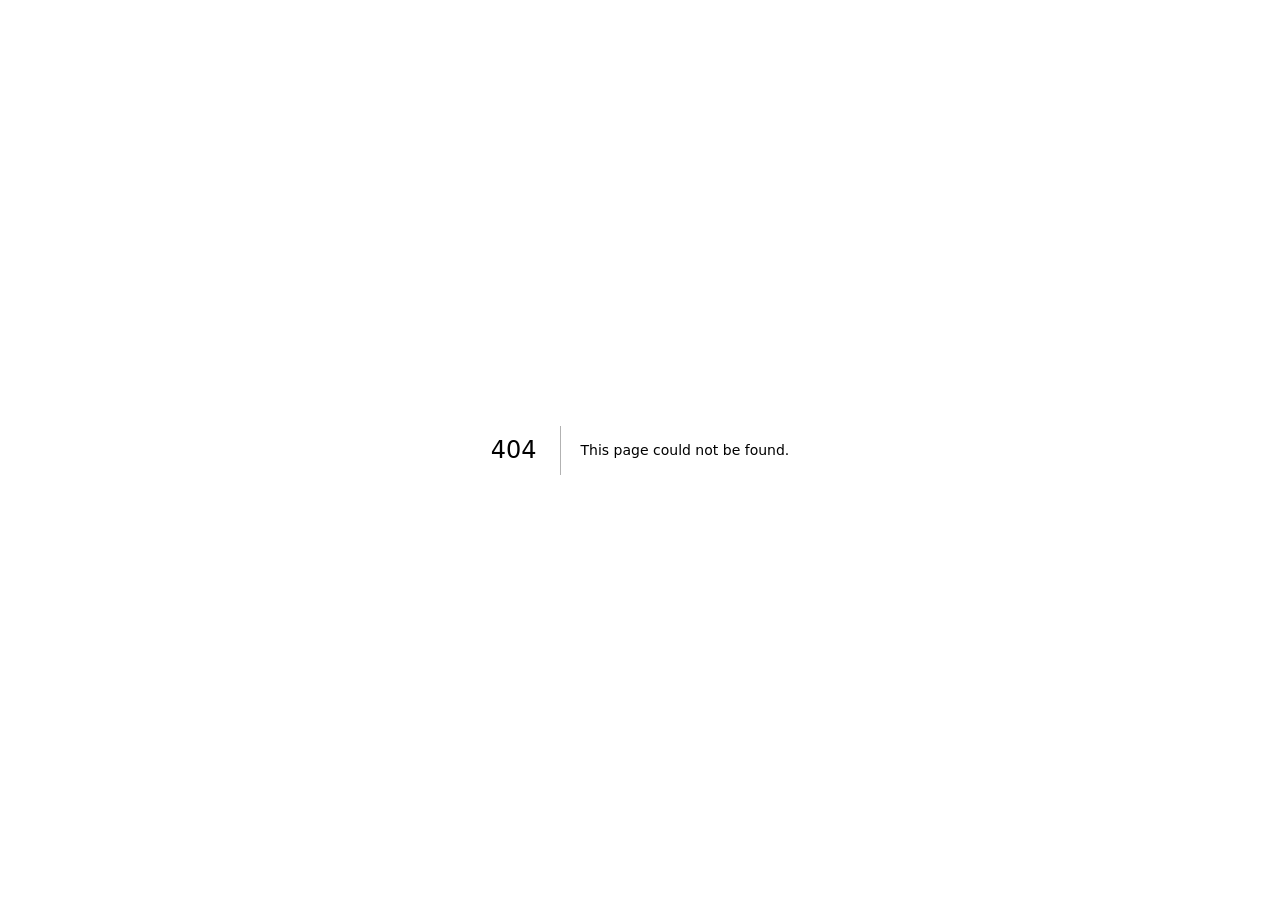
<file: 404/index.html>
<!DOCTYPE html><!--BTNFIAYnEgQkKeSb0WLCj--><html lang="ko"><head><meta charSet="utf-8"/><meta name="viewport" content="width=device-width, initial-scale=1"/><link rel="stylesheet" href="/_next/static/css/4ab06207553fc050.css" data-precedence="next"/><link rel="preload" as="script" fetchPriority="low" href="/_next/static/chunks/webpack-74c939c87fa0092a.js"/><script src="/_next/static/chunks/4bd1b696-c023c6e3521b1417.js" async=""></script><script src="/_next/static/chunks/255-81ba70bd132d3eed.js" async=""></script><script src="/_next/static/chunks/main-app-4b01163e5ac64705.js" async=""></script><script src="/_next/static/chunks/app/layout-8cd34e4a7143ec90.js" async=""></script><link rel="preload" href="https://www.googletagmanager.com/gtag/js?id=G-GXQRW4QENL" as="script"/><meta name="robots" content="noindex"/><title>404: This page could not be found.</title><meta name="color-scheme" content="light dark"/><title>TRAILER | AI 업무 자동화 서비스</title><meta name="description" content="스타트업과 작은 팀의 반복 업무를 자동화하는 실무형 AI 업무 자동화 파트너입니다."/><meta name="keywords" content="TRAILER,AI 업무 자동화,업무 자동화,반복 업무 자동화,엑셀 자동화,구글시트 자동화,파일 정리 자동화,메일 자동화,보고서 자동화,웹 크롤링,API 연동,n8n 자동화,스타트업 자동화,중소기업 업무 자동화"/><link rel="icon" href="/icons/trailer-favicon-16.png" sizes="16x16" type="image/png"/><link rel="icon" href="/icons/trailer-favicon-32.png" sizes="32x32" type="image/png"/><link rel="apple-touch-icon" href="/icons/trailer-apple-touch-icon.png" sizes="180x180" type="image/png"/><script src="/_next/static/chunks/polyfills-42372ed130431b0a.js" noModule=""></script></head><body class="font-sans antialiased"><div hidden=""><!--$--><!--/$--></div><script>((a,b,c,d,e,f,g,h)=>{let i=document.documentElement,j=["light","dark"];function k(b){var c;(Array.isArray(a)?a:[a]).forEach(a=>{let c="class"===a,d=c&&f?e.map(a=>f[a]||a):e;c?(i.classList.remove(...d),i.classList.add(b)):i.setAttribute(a,b)}),c=b,h&&j.includes(c)&&(i.style.colorScheme=c)}if(d)k(d);else try{let a=localStorage.getItem(b)||c,d=g&&"system"===a?window.matchMedia("(prefers-color-scheme: dark)").matches?"dark":"light":a;k(d)}catch(a){}})("class","theme","system",null,["light","dark"],null,true,true)</script><div style="font-family:system-ui,&quot;Segoe UI&quot;,Roboto,Helvetica,Arial,sans-serif,&quot;Apple Color Emoji&quot;,&quot;Segoe UI Emoji&quot;;height:100vh;text-align:center;display:flex;flex-direction:column;align-items:center;justify-content:center"><div><style>body{color:#000;background:#fff;margin:0}.next-error-h1{border-right:1px solid rgba(0,0,0,.3)}@media (prefers-color-scheme:dark){body{color:#fff;background:#000}.next-error-h1{border-right:1px solid rgba(255,255,255,.3)}}</style><h1 class="next-error-h1" style="display:inline-block;margin:0 20px 0 0;padding:0 23px 0 0;font-size:24px;font-weight:500;vertical-align:top;line-height:49px">404</h1><div style="display:inline-block"><h2 style="font-size:14px;font-weight:400;line-height:49px;margin:0">This page could not be found.</h2></div></div></div><!--$--><!--/$--><script src="/_next/static/chunks/webpack-74c939c87fa0092a.js" id="_R_" async=""></script><script>(self.__next_f=self.__next_f||[]).push([0])</script><script>self.__next_f.push([1,"1:\"$Sreact.fragment\"\n2:I[1901,[\"177\",\"static/chunks/app/layout-8cd34e4a7143ec90.js\"],\"ThemeProvider\"]\n3:I[9766,[],\"\"]\n4:I[8924,[],\"\"]\n5:I[1402,[\"177\",\"static/chunks/app/layout-8cd34e4a7143ec90.js\"],\"\"]\n6:I[4431,[],\"OutletBoundary\"]\n8:I[5278,[],\"AsyncMetadataOutlet\"]\na:I[4431,[],\"ViewportBoundary\"]\nc:I[4431,[],\"MetadataBoundary\"]\nd:\"$Sreact.suspense\"\nf:I[7150,[],\"\"]\n:HL[\"/_next/static/css/4ab06207553fc050.css\",\"style\"]\n"])</script><script>self.__next_f.push([1,"0:{\"P\":null,\"b\":\"BTNFIAYnEgQkKeSb0WLCj\",\"p\":\"\",\"c\":[\"\",\"_not-found\",\"\"],\"i\":false,\"f\":[[[\"\",{\"children\":[\"/_not-found\",{\"children\":[\"__PAGE__\",{}]}]},\"$undefined\",\"$undefined\",true],[\"\",[\"$\",\"$1\",\"c\",{\"children\":[[[\"$\",\"link\",\"0\",{\"rel\":\"stylesheet\",\"href\":\"/_next/static/css/4ab06207553fc050.css\",\"precedence\":\"next\",\"crossOrigin\":\"$undefined\",\"nonce\":\"$undefined\"}]],[\"$\",\"html\",null,{\"lang\":\"ko\",\"suppressHydrationWarning\":true,\"children\":[\"$\",\"body\",null,{\"className\":\"font-sans antialiased\",\"children\":[[\"$\",\"$L2\",null,{\"attribute\":\"class\",\"defaultTheme\":\"system\",\"enableSystem\":true,\"children\":[\"$\",\"$L3\",null,{\"parallelRouterKey\":\"children\",\"error\":\"$undefined\",\"errorStyles\":\"$undefined\",\"errorScripts\":\"$undefined\",\"template\":[\"$\",\"$L4\",null,{}],\"templateStyles\":\"$undefined\",\"templateScripts\":\"$undefined\",\"notFound\":\"$undefined\",\"forbidden\":\"$undefined\",\"unauthorized\":\"$undefined\"}]}],[[\"$\",\"$L5\",null,{\"src\":\"https://www.googletagmanager.com/gtag/js?id=G-GXQRW4QENL\",\"strategy\":\"afterInteractive\"}],[\"$\",\"$L5\",null,{\"id\":\"google-analytics\",\"strategy\":\"afterInteractive\",\"children\":\"\\n          window.dataLayer = window.dataLayer || [];\\n          function gtag(){dataLayer.push(arguments);}\\n          gtag('js', new Date());\\n          gtag('config', \\\"G-GXQRW4QENL\\\");\\n        \"}]]]}]}]]}],{\"children\":[\"/_not-found\",[\"$\",\"$1\",\"c\",{\"children\":[null,[\"$\",\"$L3\",null,{\"parallelRouterKey\":\"children\",\"error\":\"$undefined\",\"errorStyles\":\"$undefined\",\"errorScripts\":\"$undefined\",\"template\":[\"$\",\"$L4\",null,{}],\"templateStyles\":\"$undefined\",\"templateScripts\":\"$undefined\",\"notFound\":\"$undefined\",\"forbidden\":\"$undefined\",\"unauthorized\":\"$undefined\"}]]}],{\"children\":[\"__PAGE__\",[\"$\",\"$1\",\"c\",{\"children\":[[[\"$\",\"title\",null,{\"children\":\"404: This page could not be found.\"}],[\"$\",\"div\",null,{\"style\":{\"fontFamily\":\"system-ui,\\\"Segoe UI\\\",Roboto,Helvetica,Arial,sans-serif,\\\"Apple Color Emoji\\\",\\\"Segoe UI Emoji\\\"\",\"height\":\"100vh\",\"textAlign\":\"center\",\"display\":\"flex\",\"flexDirection\":\"column\",\"alignItems\":\"center\",\"justifyContent\":\"center\"},\"children\":[\"$\",\"div\",null,{\"children\":[[\"$\",\"style\",null,{\"dangerouslySetInnerHTML\":{\"__html\":\"body{color:#000;background:#fff;margin:0}.next-error-h1{border-right:1px solid rgba(0,0,0,.3)}@media (prefers-color-scheme:dark){body{color:#fff;background:#000}.next-error-h1{border-right:1px solid rgba(255,255,255,.3)}}\"}}],[\"$\",\"h1\",null,{\"className\":\"next-error-h1\",\"style\":{\"display\":\"inline-block\",\"margin\":\"0 20px 0 0\",\"padding\":\"0 23px 0 0\",\"fontSize\":24,\"fontWeight\":500,\"verticalAlign\":\"top\",\"lineHeight\":\"49px\"},\"children\":404}],[\"$\",\"div\",null,{\"style\":{\"display\":\"inline-block\"},\"children\":[\"$\",\"h2\",null,{\"style\":{\"fontSize\":14,\"fontWeight\":400,\"lineHeight\":\"49px\",\"margin\":0},\"children\":\"This page could not be found.\"}]}]]}]}]],null,[\"$\",\"$L6\",null,{\"children\":[\"$L7\",[\"$\",\"$L8\",null,{\"promise\":\"$@9\"}]]}]]}],{},null,false]},null,false]},null,false],[\"$\",\"$1\",\"h\",{\"children\":[[\"$\",\"meta\",null,{\"name\":\"robots\",\"content\":\"noindex\"}],[[\"$\",\"$La\",null,{\"children\":\"$Lb\"}],null],[\"$\",\"$Lc\",null,{\"children\":[\"$\",\"div\",null,{\"hidden\":true,\"children\":[\"$\",\"$d\",null,{\"fallback\":null,\"children\":\"$Le\"}]}]}]]}],false]],\"m\":\"$undefined\",\"G\":[\"$f\",[]],\"s\":false,\"S\":true}\n"])</script><script>self.__next_f.push([1,"b:[[\"$\",\"meta\",\"0\",{\"charSet\":\"utf-8\"}],[\"$\",\"meta\",\"1\",{\"name\":\"viewport\",\"content\":\"width=device-width, initial-scale=1\"}],[\"$\",\"meta\",\"2\",{\"name\":\"color-scheme\",\"content\":\"light dark\"}]]\n7:null\n"])</script><script>self.__next_f.push([1,"10:I[622,[],\"IconMark\"]\n"])</script><script>self.__next_f.push([1,"9:{\"metadata\":[[\"$\",\"title\",\"0\",{\"children\":\"TRAILER | AI 업무 자동화 서비스\"}],[\"$\",\"meta\",\"1\",{\"name\":\"description\",\"content\":\"스타트업과 작은 팀의 반복 업무를 자동화하는 실무형 AI 업무 자동화 파트너입니다.\"}],[\"$\",\"meta\",\"2\",{\"name\":\"keywords\",\"content\":\"TRAILER,AI 업무 자동화,업무 자동화,반복 업무 자동화,엑셀 자동화,구글시트 자동화,파일 정리 자동화,메일 자동화,보고서 자동화,웹 크롤링,API 연동,n8n 자동화,스타트업 자동화,중소기업 업무 자동화\"}],[\"$\",\"link\",\"3\",{\"rel\":\"icon\",\"href\":\"/icons/trailer-favicon-16.png\",\"sizes\":\"16x16\",\"type\":\"image/png\"}],[\"$\",\"link\",\"4\",{\"rel\":\"icon\",\"href\":\"/icons/trailer-favicon-32.png\",\"sizes\":\"32x32\",\"type\":\"image/png\"}],[\"$\",\"link\",\"5\",{\"rel\":\"apple-touch-icon\",\"href\":\"/icons/trailer-apple-touch-icon.png\",\"sizes\":\"180x180\",\"type\":\"image/png\"}],[\"$\",\"$L10\",\"6\",{}]],\"error\":null,\"digest\":\"$undefined\"}\n"])</script><script>self.__next_f.push([1,"e:\"$9:metadata\"\n"])</script></body></html>
</file>
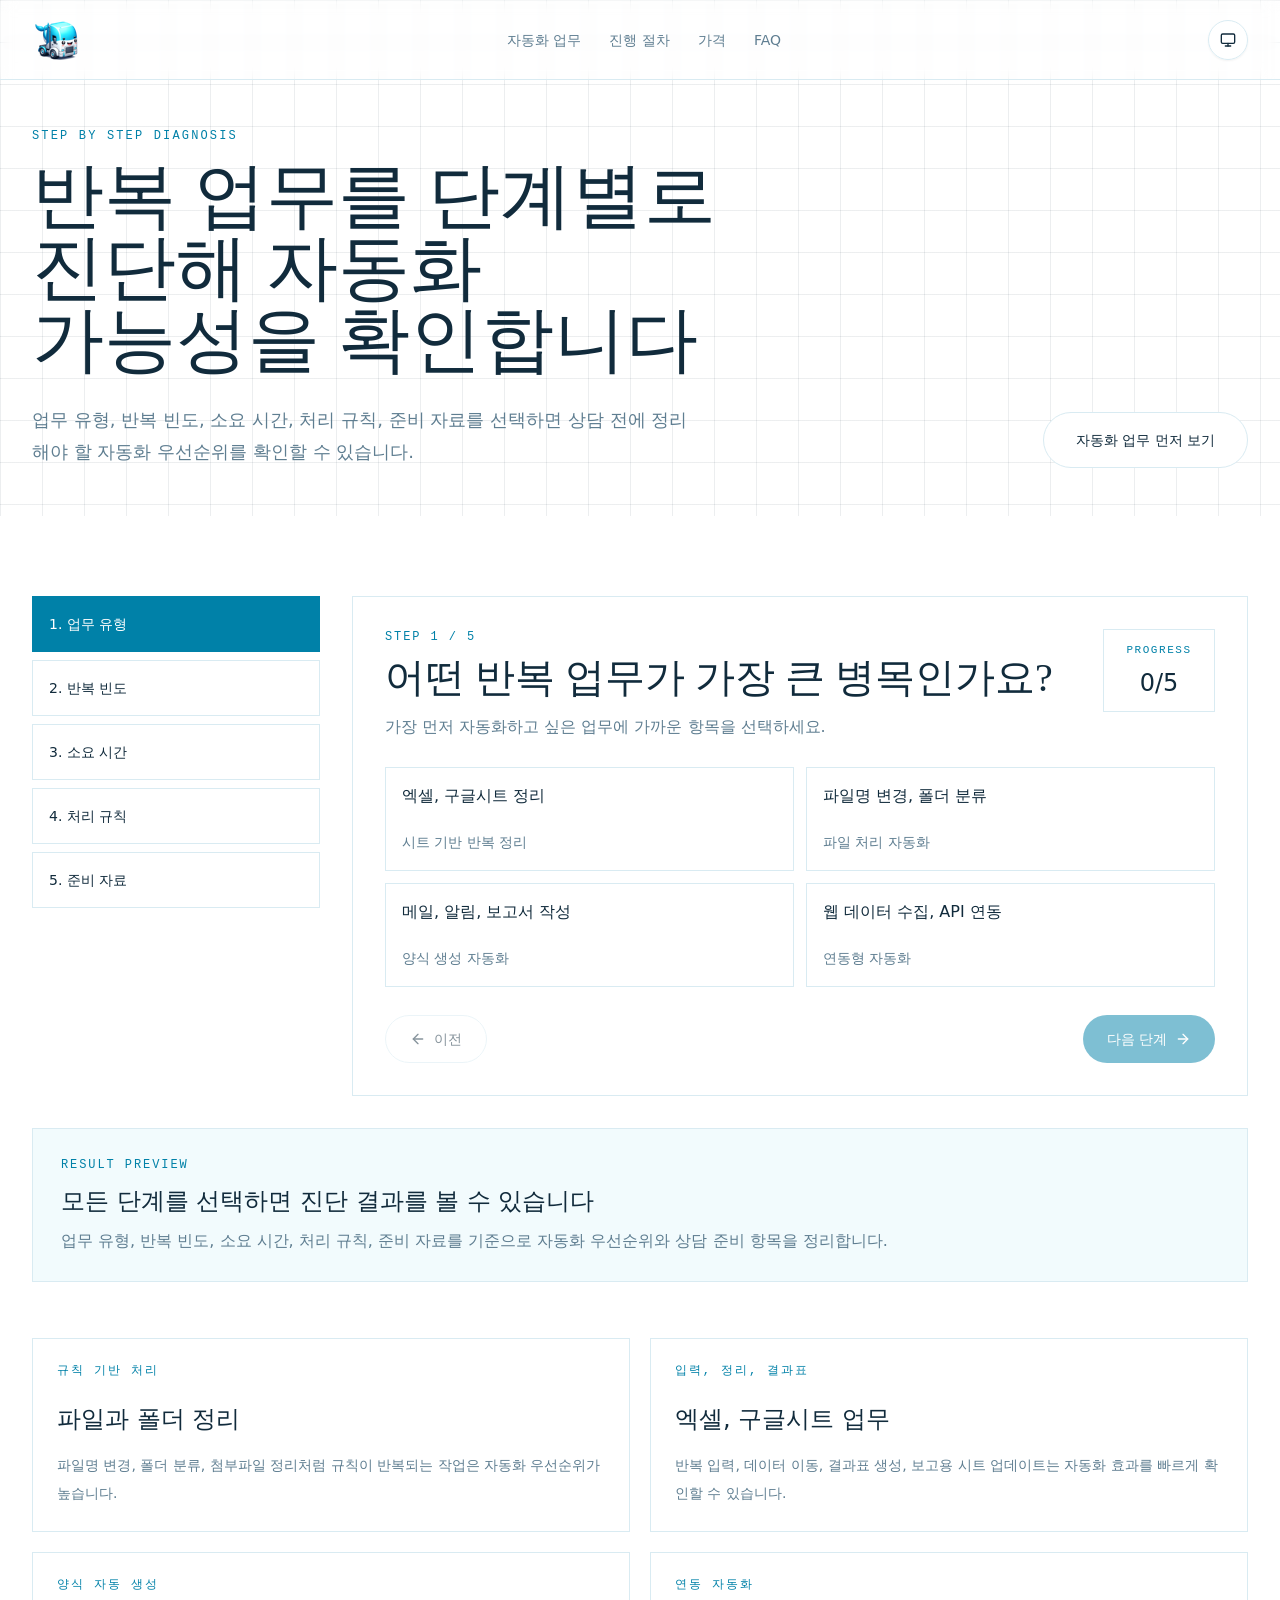
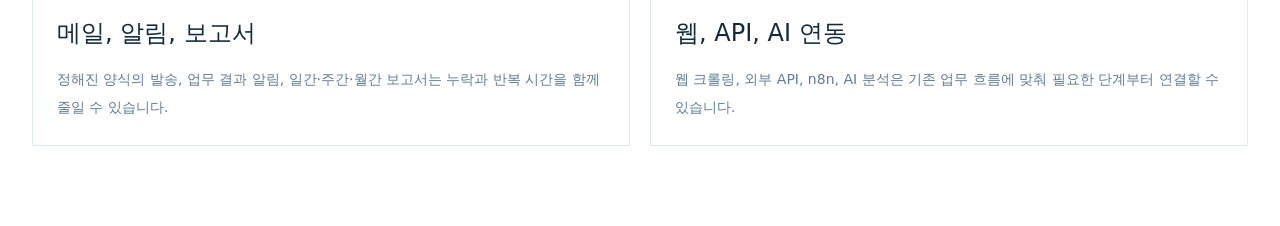
<file: diagnosis/index.html>
<!DOCTYPE html><!--BTNFIAYnEgQkKeSb0WLCj--><html lang="ko"><head><meta charSet="utf-8"/><meta name="viewport" content="width=device-width, initial-scale=1"/><link rel="preload" as="image" href="/icons/trailer-logo-48.png"/><link rel="stylesheet" href="/_next/static/css/4ab06207553fc050.css" data-precedence="next"/><link rel="preload" as="script" fetchPriority="low" href="/_next/static/chunks/webpack-74c939c87fa0092a.js"/><script src="/_next/static/chunks/4bd1b696-c023c6e3521b1417.js" async=""></script><script src="/_next/static/chunks/255-81ba70bd132d3eed.js" async=""></script><script src="/_next/static/chunks/main-app-4b01163e5ac64705.js" async=""></script><script src="/_next/static/chunks/app/layout-8cd34e4a7143ec90.js" async=""></script><script src="/_next/static/chunks/145-5c0f9f0de3e7cc46.js" async=""></script><script src="/_next/static/chunks/793-2cc3da2a9cf20b42.js" async=""></script><script src="/_next/static/chunks/app/diagnosis/page-9c06e5a9d30da160.js" async=""></script><link rel="preload" href="https://www.googletagmanager.com/gtag/js?id=G-GXQRW4QENL" as="script"/><meta name="color-scheme" content="light dark"/><title>TRAILER | AI 업무 자동화 서비스</title><meta name="description" content="스타트업과 작은 팀의 반복 업무를 자동화하는 실무형 AI 업무 자동화 파트너입니다."/><meta name="keywords" content="TRAILER,AI 업무 자동화,업무 자동화,반복 업무 자동화,엑셀 자동화,구글시트 자동화,파일 정리 자동화,메일 자동화,보고서 자동화,웹 크롤링,API 연동,n8n 자동화,스타트업 자동화,중소기업 업무 자동화"/><link rel="icon" href="/icons/trailer-favicon-16.png" sizes="16x16" type="image/png"/><link rel="icon" href="/icons/trailer-favicon-32.png" sizes="32x32" type="image/png"/><link rel="apple-touch-icon" href="/icons/trailer-apple-touch-icon.png" sizes="180x180" type="image/png"/><script src="/_next/static/chunks/polyfills-42372ed130431b0a.js" noModule=""></script></head><body class="font-sans antialiased"><div hidden=""><!--$--><!--/$--></div><script>((a,b,c,d,e,f,g,h)=>{let i=document.documentElement,j=["light","dark"];function k(b){var c;(Array.isArray(a)?a:[a]).forEach(a=>{let c="class"===a,d=c&&f?e.map(a=>f[a]||a):e;c?(i.classList.remove(...d),i.classList.add(b)):i.setAttribute(a,b)}),c=b,h&&j.includes(c)&&(i.style.colorScheme=c)}if(d)k(d);else try{let a=localStorage.getItem(b)||c,d=g&&"system"===a?window.matchMedia("(prefers-color-scheme: dark)").matches?"dark":"light":a;k(d)}catch(a){}})("class","theme","system",null,["light","dark"],null,true,true)</script><header class="fixed inset-x-0 top-0 z-50 h-20 border-b border-border bg-background/88 backdrop-blur"><div class="mx-auto flex h-full max-w-7xl items-center justify-between gap-4 px-4 sm:px-6 lg:px-8"><a aria-label="TRAILER home" class="flex h-12 w-12 items-center justify-center" href="/"><img alt="" width="48" height="48" decoding="async" data-nimg="1" class="h-12 w-12 object-contain" style="color:transparent" src="/icons/trailer-logo-48.png"/></a><nav aria-label="Primary" class="hidden items-center gap-7 md:flex"><a class="text-sm text-muted-foreground transition-colors hover:text-foreground" href="/#services">자동화 업무</a><a class="text-sm text-muted-foreground transition-colors hover:text-foreground" href="/#process">진행 절차</a><a class="text-sm text-muted-foreground transition-colors hover:text-foreground" href="/#pricing">가격</a><a class="text-sm text-muted-foreground transition-colors hover:text-foreground" href="/#faq">FAQ</a></nav><div class="flex items-center gap-2 sm:gap-3"><div class="relative"><button type="button" aria-label="화면 모드 선택" aria-haspopup="true" aria-expanded="false" aria-controls="_R_tanpfjb_" title="화면 모드 선택" class="relative inline-flex h-10 w-10 items-center justify-center rounded-full border border-border bg-background/70 text-foreground shadow-sm transition-colors hover:bg-muted focus-visible:outline-none focus-visible:ring-2 focus-visible:ring-primary focus-visible:ring-offset-2 focus-visible:ring-offset-background"><svg xmlns="http://www.w3.org/2000/svg" width="24" height="24" viewBox="0 0 24 24" fill="none" stroke="currentColor" stroke-width="2" stroke-linecap="round" stroke-linejoin="round" class="lucide lucide-monitor h-4 w-4" aria-hidden="true"><rect width="20" height="14" x="2" y="3" rx="2"></rect><line x1="8" x2="16" y1="21" y2="21"></line><line x1="12" x2="12" y1="17" y2="21"></line></svg></button></div><button type="button" aria-label="메뉴 열기" aria-controls="mobile-menu" aria-expanded="false" class="inline-flex items-center justify-center gap-2 rounded-full text-sm font-medium transition-colors focus-visible:outline-none focus-visible:ring-2 focus-visible:ring-primary focus-visible:ring-offset-2 focus-visible:ring-offset-background disabled:pointer-events-none disabled:opacity-50 border border-border bg-background text-foreground hover:bg-muted h-10 w-10 px-0 md:hidden"><svg xmlns="http://www.w3.org/2000/svg" width="24" height="24" viewBox="0 0 24 24" fill="none" stroke="currentColor" stroke-width="2" stroke-linecap="round" stroke-linejoin="round" class="lucide lucide-menu h-5 w-5" aria-hidden="true"><line x1="4" x2="20" y1="12" y2="12"></line><line x1="4" x2="20" y1="6" y2="6"></line><line x1="4" x2="20" y1="18" y2="18"></line></svg></button></div></div><div id="mobile-menu" hidden="" class="fixed inset-x-0 top-20 border-b border-border bg-background px-4 py-5 shadow-sm transition-all duration-200 md:hidden pointer-events-none -translate-y-2 opacity-0"><nav aria-label="Mobile primary" class="mx-auto flex max-w-7xl flex-col gap-2"><a class="min-h-14 rounded-full px-4 py-3 text-lg font-medium text-foreground transition-colors hover:bg-muted" href="/#services">자동화 업무</a><a class="min-h-14 rounded-full px-4 py-3 text-lg font-medium text-foreground transition-colors hover:bg-muted" href="/#process">진행 절차</a><a class="min-h-14 rounded-full px-4 py-3 text-lg font-medium text-foreground transition-colors hover:bg-muted" href="/#pricing">가격</a><a class="min-h-14 rounded-full px-4 py-3 text-lg font-medium text-foreground transition-colors hover:bg-muted" href="/#faq">FAQ</a></nav></div></header><main id="top" class="min-h-screen overflow-hidden bg-background"><section class="hero-grid px-4 pb-8 pt-28 sm:px-6 sm:pb-12 sm:pt-32 lg:px-8"><div class="mx-auto max-w-7xl"><p class="mb-3 font-mono text-[11px] uppercase tracking-[0.16em] text-primary sm:mb-4 sm:text-xs sm:tracking-[0.18em]">Step by Step Diagnosis</p><div class="grid gap-6 lg:grid-cols-[minmax(0,1fr)_auto] lg:items-end"><div class="max-w-4xl"><h1 class="break-safe text-balance font-serif text-[2.75rem] font-normal leading-[1.02] tracking-normal text-foreground sm:text-6xl sm:leading-none lg:text-7xl">반복 업무를 단계별로 진단해 자동화 가능성을 확인합니다</h1><p class="text-pretty mt-5 max-w-2xl text-[15px] leading-7 text-muted-foreground sm:mt-7 sm:text-lg sm:leading-8">업무 유형, 반복 빈도, 소요 시간, 처리 규칙, 준비 자료를 선택하면 상담 전에 정리해야 할 자동화 우선순위를 확인할 수 있습니다.</p></div><a class="inline-flex items-center justify-center gap-2 rounded-full text-sm font-medium transition-colors focus-visible:outline-none focus-visible:ring-2 focus-visible:ring-primary focus-visible:ring-offset-2 focus-visible:ring-offset-background disabled:pointer-events-none disabled:opacity-50 border border-border bg-background text-foreground hover:bg-muted h-14 px-8 w-full sm:w-auto" href="/#services">자동화 업무 먼저 보기</a></div></div></section><section class="px-4 py-14 sm:px-6 sm:py-20 lg:px-8"><div class="mx-auto max-w-7xl"><div class="mb-8 grid scroll-mt-28 gap-5 lg:grid-cols-[18rem_minmax(0,1fr)] lg:gap-8"><nav aria-label="진단 단계" class="grid gap-2 lg:sticky lg:top-28 lg:self-start"><button type="button" class="flex min-h-14 items-center justify-between gap-3 border px-4 py-3 text-left text-sm transition-colors border-primary bg-primary text-primary-foreground"><span class="break-safe">1<!-- -->. <!-- -->업무 유형</span></button><button type="button" class="flex min-h-14 items-center justify-between gap-3 border px-4 py-3 text-left text-sm transition-colors border-border bg-card text-foreground hover:bg-muted"><span class="break-safe">2<!-- -->. <!-- -->반복 빈도</span></button><button type="button" class="flex min-h-14 items-center justify-between gap-3 border px-4 py-3 text-left text-sm transition-colors border-border bg-card text-foreground hover:bg-muted"><span class="break-safe">3<!-- -->. <!-- -->소요 시간</span></button><button type="button" class="flex min-h-14 items-center justify-between gap-3 border px-4 py-3 text-left text-sm transition-colors border-border bg-card text-foreground hover:bg-muted"><span class="break-safe">4<!-- -->. <!-- -->처리 규칙</span></button><button type="button" class="flex min-h-14 items-center justify-between gap-3 border px-4 py-3 text-left text-sm transition-colors border-border bg-card text-foreground hover:bg-muted"><span class="break-safe">5<!-- -->. <!-- -->준비 자료</span></button></nav><div class="border border-border bg-card p-5 sm:p-7 lg:p-8"><div class="mb-7 flex flex-col gap-4 sm:flex-row sm:items-start sm:justify-between"><div><p class="font-mono text-[11px] uppercase tracking-[0.14em] text-primary sm:text-xs sm:tracking-[0.16em]">Step <!-- -->1<!-- --> / <!-- -->5</p><h2 class="break-safe mt-3 text-balance font-serif text-[2rem] font-normal leading-[1.06] text-foreground sm:text-[2.5rem]">어떤 반복 업무가 가장 큰 병목인가요?</h2><p class="text-pretty mt-4 text-sm leading-7 text-muted-foreground sm:text-base">가장 먼저 자동화하고 싶은 업무에 가까운 항목을 선택하세요.</p></div><div class="min-w-[7rem] border border-border bg-background p-3 text-center"><p class="font-mono text-[11px] uppercase tracking-[0.14em] text-primary">Progress</p><p class="tabular mt-2 text-2xl font-medium">0<!-- -->/<!-- -->5</p></div></div><div class="grid gap-3 sm:grid-cols-2"><button type="button" class="flex min-h-[104px] flex-col items-start justify-between border p-4 text-left transition-colors border-border bg-background hover:bg-muted"><span class="break-safe text-base font-medium">엑셀, 구글시트 정리</span><span class="mt-4 text-sm leading-6 text-muted-foreground">시트 기반 반복 정리</span></button><button type="button" class="flex min-h-[104px] flex-col items-start justify-between border p-4 text-left transition-colors border-border bg-background hover:bg-muted"><span class="break-safe text-base font-medium">파일명 변경, 폴더 분류</span><span class="mt-4 text-sm leading-6 text-muted-foreground">파일 처리 자동화</span></button><button type="button" class="flex min-h-[104px] flex-col items-start justify-between border p-4 text-left transition-colors border-border bg-background hover:bg-muted"><span class="break-safe text-base font-medium">메일, 알림, 보고서 작성</span><span class="mt-4 text-sm leading-6 text-muted-foreground">양식 생성 자동화</span></button><button type="button" class="flex min-h-[104px] flex-col items-start justify-between border p-4 text-left transition-colors border-border bg-background hover:bg-muted"><span class="break-safe text-base font-medium">웹 데이터 수집, API 연동</span><span class="mt-4 text-sm leading-6 text-muted-foreground">연동형 자동화</span></button></div><div class="mt-7 flex flex-col gap-3 sm:flex-row sm:items-center sm:justify-between"><button type="button" disabled="" class="inline-flex items-center justify-center gap-2 rounded-full text-sm font-medium transition-colors focus-visible:outline-none focus-visible:ring-2 focus-visible:ring-primary focus-visible:ring-offset-2 focus-visible:ring-offset-background disabled:pointer-events-none disabled:opacity-50 border border-border bg-background text-foreground hover:bg-muted h-12 px-6 w-full sm:w-auto"><svg xmlns="http://www.w3.org/2000/svg" width="24" height="24" viewBox="0 0 24 24" fill="none" stroke="currentColor" stroke-width="2" stroke-linecap="round" stroke-linejoin="round" class="lucide lucide-arrow-left h-4 w-4" aria-hidden="true"><path d="m12 19-7-7 7-7"></path><path d="M19 12H5"></path></svg>이전</button><button type="button" disabled="" class="inline-flex items-center justify-center gap-2 rounded-full text-sm font-medium transition-colors focus-visible:outline-none focus-visible:ring-2 focus-visible:ring-primary focus-visible:ring-offset-2 focus-visible:ring-offset-background disabled:pointer-events-none disabled:opacity-50 bg-primary text-primary-foreground hover:bg-primary/90 h-12 px-6 w-full sm:w-auto">다음 단계<svg xmlns="http://www.w3.org/2000/svg" width="24" height="24" viewBox="0 0 24 24" fill="none" stroke="currentColor" stroke-width="2" stroke-linecap="round" stroke-linejoin="round" class="lucide lucide-arrow-right h-4 w-4" aria-hidden="true"><path d="M5 12h14"></path><path d="m12 5 7 7-7 7"></path></svg></button></div></div></div><div class="border border-border bg-muted p-5 sm:p-7"><p class="font-mono text-[11px] uppercase tracking-[0.14em] text-primary sm:text-xs sm:tracking-[0.16em]">Result Preview</p><h2 class="break-safe mt-3 text-2xl font-medium">모든 단계를 선택하면 진단 결과를 볼 수 있습니다</h2><p class="text-pretty mt-3 text-sm leading-7 text-muted-foreground sm:text-base">업무 유형, 반복 빈도, 소요 시간, 처리 규칙, 준비 자료를 기준으로 자동화 우선순위와 상담 준비 항목을 정리합니다.</p></div><div class="mt-14 grid gap-4 md:grid-cols-2 md:gap-5"><article class="flex min-h-[190px] flex-col border border-border bg-card p-5 sm:p-6"><p class="font-mono text-[11px] uppercase tracking-[0.14em] text-primary sm:text-xs sm:tracking-[0.16em]">규칙 기반 처리</p><h3 class="break-safe mt-6 text-xl font-medium sm:text-2xl">파일과 폴더 정리</h3><p class="text-pretty mt-3 text-sm leading-7 text-muted-foreground sm:mt-4">파일명 변경, 폴더 분류, 첨부파일 정리처럼 규칙이 반복되는 작업은 자동화 우선순위가 높습니다.</p></article><article class="flex min-h-[190px] flex-col border border-border bg-card p-5 sm:p-6"><p class="font-mono text-[11px] uppercase tracking-[0.14em] text-primary sm:text-xs sm:tracking-[0.16em]">입력, 정리, 결과표</p><h3 class="break-safe mt-6 text-xl font-medium sm:text-2xl">엑셀, 구글시트 업무</h3><p class="text-pretty mt-3 text-sm leading-7 text-muted-foreground sm:mt-4">반복 입력, 데이터 이동, 결과표 생성, 보고용 시트 업데이트는 자동화 효과를 빠르게 확인할 수 있습니다.</p></article><article class="flex min-h-[190px] flex-col border border-border bg-card p-5 sm:p-6"><p class="font-mono text-[11px] uppercase tracking-[0.14em] text-primary sm:text-xs sm:tracking-[0.16em]">양식 자동 생성</p><h3 class="break-safe mt-6 text-xl font-medium sm:text-2xl">메일, 알림, 보고서</h3><p class="text-pretty mt-3 text-sm leading-7 text-muted-foreground sm:mt-4">정해진 양식의 발송, 업무 결과 알림, 일간·주간·월간 보고서는 누락과 반복 시간을 함께 줄일 수 있습니다.</p></article><article class="flex min-h-[190px] flex-col border border-border bg-card p-5 sm:p-6"><p class="font-mono text-[11px] uppercase tracking-[0.14em] text-primary sm:text-xs sm:tracking-[0.16em]">연동 자동화</p><h3 class="break-safe mt-6 text-xl font-medium sm:text-2xl">웹, API, AI 연동</h3><p class="text-pretty mt-3 text-sm leading-7 text-muted-foreground sm:mt-4">웹 크롤링, 외부 API, n8n, AI 분석은 기존 업무 흐름에 맞춰 필요한 단계부터 연결할 수 있습니다.</p></article></div></div></section></main><button type="button" aria-label="최상위로 이동" aria-hidden="true" tabindex="-1" class="inline-flex items-center justify-center gap-2 rounded-full text-sm font-medium focus-visible:outline-none focus-visible:ring-2 focus-visible:ring-primary focus-visible:ring-offset-2 focus-visible:ring-offset-background disabled:pointer-events-none disabled:opacity-50 bg-primary text-primary-foreground hover:bg-primary/90 h-10 w-10 px-0 fixed bottom-5 right-4 z-50 shadow-lg transition-all duration-200 sm:bottom-6 sm:right-6 pointer-events-none translate-y-3 opacity-0"><svg xmlns="http://www.w3.org/2000/svg" width="24" height="24" viewBox="0 0 24 24" fill="none" stroke="currentColor" stroke-width="2" stroke-linecap="round" stroke-linejoin="round" class="lucide lucide-arrow-up h-5 w-5" aria-hidden="true"><path d="m5 12 7-7 7 7"></path><path d="M12 19V5"></path></svg></button><!--$--><!--/$--><script src="/_next/static/chunks/webpack-74c939c87fa0092a.js" id="_R_" async=""></script><script>(self.__next_f=self.__next_f||[]).push([0])</script><script>self.__next_f.push([1,"1:\"$Sreact.fragment\"\n2:I[1901,[\"177\",\"static/chunks/app/layout-8cd34e4a7143ec90.js\"],\"ThemeProvider\"]\n3:I[9766,[],\"\"]\n4:I[8924,[],\"\"]\n5:I[1402,[\"177\",\"static/chunks/app/layout-8cd34e4a7143ec90.js\"],\"\"]\n6:I[1606,[\"145\",\"static/chunks/145-5c0f9f0de3e7cc46.js\",\"793\",\"static/chunks/793-2cc3da2a9cf20b42.js\",\"348\",\"static/chunks/app/diagnosis/page-9c06e5a9d30da160.js\"],\"SiteHeader\"]\n7:I[2619,[\"145\",\"static/chunks/145-5c0f9f0de3e7cc46.js\",\"793\",\"static/chunks/793-2cc3da2a9cf20b42.js\",\"348\",\"static/chunks/app/diagnosis/page-9c06e5a9d30da160.js\"],\"\"]\n8:I[3572,[\"145\",\"static/chunks/145-5c0f9f0de3e7cc46.js\",\"793\",\"static/chunks/793-2cc3da2a9cf20b42.js\",\"348\",\"static/chunks/app/diagnosis/page-9c06e5a9d30da160.js\"],\"DiagnosisWizard\"]\n9:I[3888,[\"145\",\"static/chunks/145-5c0f9f0de3e7cc46.js\",\"793\",\"static/chunks/793-2cc3da2a9cf20b42.js\",\"348\",\"static/chunks/app/diagnosis/page-9c06e5a9d30da160.js\"],\"ScrollToTopButton\"]\na:I[4431,[],\"OutletBoundary\"]\nc:I[5278,[],\"AsyncMetadataOutlet\"]\ne:I[4431,[],\"ViewportBoundary\"]\n10:I[4431,[],\"MetadataBoundary\"]\n12:I[7150,[],\"\"]\n:HL[\"/_next/static/css/4ab06207553fc050.css\",\"style\"]\n"])</script><script>self.__next_f.push([1,"0:{\"P\":null,\"b\":\"BTNFIAYnEgQkKeSb0WLCj\",\"p\":\"\",\"c\":[\"\",\"diagnosis\",\"\"],\"i\":false,\"f\":[[[\"\",{\"children\":[\"diagnosis\",{\"children\":[\"__PAGE__\",{}]}]},\"$undefined\",\"$undefined\",true],[\"\",[\"$\",\"$1\",\"c\",{\"children\":[[[\"$\",\"link\",\"0\",{\"rel\":\"stylesheet\",\"href\":\"/_next/static/css/4ab06207553fc050.css\",\"precedence\":\"next\",\"crossOrigin\":\"$undefined\",\"nonce\":\"$undefined\"}]],[\"$\",\"html\",null,{\"lang\":\"ko\",\"suppressHydrationWarning\":true,\"children\":[\"$\",\"body\",null,{\"className\":\"font-sans antialiased\",\"children\":[[\"$\",\"$L2\",null,{\"attribute\":\"class\",\"defaultTheme\":\"system\",\"enableSystem\":true,\"children\":[\"$\",\"$L3\",null,{\"parallelRouterKey\":\"children\",\"error\":\"$undefined\",\"errorStyles\":\"$undefined\",\"errorScripts\":\"$undefined\",\"template\":[\"$\",\"$L4\",null,{}],\"templateStyles\":\"$undefined\",\"templateScripts\":\"$undefined\",\"notFound\":[[[\"$\",\"title\",null,{\"children\":\"404: This page could not be found.\"}],[\"$\",\"div\",null,{\"style\":{\"fontFamily\":\"system-ui,\\\"Segoe UI\\\",Roboto,Helvetica,Arial,sans-serif,\\\"Apple Color Emoji\\\",\\\"Segoe UI Emoji\\\"\",\"height\":\"100vh\",\"textAlign\":\"center\",\"display\":\"flex\",\"flexDirection\":\"column\",\"alignItems\":\"center\",\"justifyContent\":\"center\"},\"children\":[\"$\",\"div\",null,{\"children\":[[\"$\",\"style\",null,{\"dangerouslySetInnerHTML\":{\"__html\":\"body{color:#000;background:#fff;margin:0}.next-error-h1{border-right:1px solid rgba(0,0,0,.3)}@media (prefers-color-scheme:dark){body{color:#fff;background:#000}.next-error-h1{border-right:1px solid rgba(255,255,255,.3)}}\"}}],[\"$\",\"h1\",null,{\"className\":\"next-error-h1\",\"style\":{\"display\":\"inline-block\",\"margin\":\"0 20px 0 0\",\"padding\":\"0 23px 0 0\",\"fontSize\":24,\"fontWeight\":500,\"verticalAlign\":\"top\",\"lineHeight\":\"49px\"},\"children\":404}],[\"$\",\"div\",null,{\"style\":{\"display\":\"inline-block\"},\"children\":[\"$\",\"h2\",null,{\"style\":{\"fontSize\":14,\"fontWeight\":400,\"lineHeight\":\"49px\",\"margin\":0},\"children\":\"This page could not be found.\"}]}]]}]}]],[]],\"forbidden\":\"$undefined\",\"unauthorized\":\"$undefined\"}]}],[[\"$\",\"$L5\",null,{\"src\":\"https://www.googletagmanager.com/gtag/js?id=G-GXQRW4QENL\",\"strategy\":\"afterInteractive\"}],[\"$\",\"$L5\",null,{\"id\":\"google-analytics\",\"strategy\":\"afterInteractive\",\"children\":\"\\n          window.dataLayer = window.dataLayer || [];\\n          function gtag(){dataLayer.push(arguments);}\\n          gtag('js', new Date());\\n          gtag('config', \\\"G-GXQRW4QENL\\\");\\n        \"}]]]}]}]]}],{\"children\":[\"diagnosis\",[\"$\",\"$1\",\"c\",{\"children\":[null,[\"$\",\"$L3\",null,{\"parallelRouterKey\":\"children\",\"error\":\"$undefined\",\"errorStyles\":\"$undefined\",\"errorScripts\":\"$undefined\",\"template\":[\"$\",\"$L4\",null,{}],\"templateStyles\":\"$undefined\",\"templateScripts\":\"$undefined\",\"notFound\":\"$undefined\",\"forbidden\":\"$undefined\",\"unauthorized\":\"$undefined\"}]]}],{\"children\":[\"__PAGE__\",[\"$\",\"$1\",\"c\",{\"children\":[[[\"$\",\"$L6\",null,{}],[\"$\",\"main\",null,{\"id\":\"top\",\"className\":\"min-h-screen overflow-hidden bg-background\",\"children\":[[\"$\",\"section\",null,{\"className\":\"hero-grid px-4 pb-8 pt-28 sm:px-6 sm:pb-12 sm:pt-32 lg:px-8\",\"children\":[\"$\",\"div\",null,{\"className\":\"mx-auto max-w-7xl\",\"children\":[[\"$\",\"p\",null,{\"className\":\"mb-3 font-mono text-[11px] uppercase tracking-[0.16em] text-primary sm:mb-4 sm:text-xs sm:tracking-[0.18em]\",\"children\":\"Step by Step Diagnosis\"}],[\"$\",\"div\",null,{\"className\":\"grid gap-6 lg:grid-cols-[minmax(0,1fr)_auto] lg:items-end\",\"children\":[[\"$\",\"div\",null,{\"className\":\"max-w-4xl\",\"children\":[[\"$\",\"h1\",null,{\"className\":\"break-safe text-balance font-serif text-[2.75rem] font-normal leading-[1.02] tracking-normal text-foreground sm:text-6xl sm:leading-none lg:text-7xl\",\"children\":\"반복 업무를 단계별로 진단해 자동화 가능성을 확인합니다\"}],[\"$\",\"p\",null,{\"className\":\"text-pretty mt-5 max-w-2xl text-[15px] leading-7 text-muted-foreground sm:mt-7 sm:text-lg sm:leading-8\",\"children\":\"업무 유형, 반복 빈도, 소요 시간, 처리 규칙, 준비 자료를 선택하면 상담 전에 정리해야 할 자동화 우선순위를 확인할 수 있습니다.\"}]]}],[\"$\",\"$L7\",null,{\"href\":\"/#services\",\"className\":\"inline-flex items-center justify-center gap-2 rounded-full text-sm font-medium transition-colors focus-visible:outline-none focus-visible:ring-2 focus-visible:ring-primary focus-visible:ring-offset-2 focus-visible:ring-offset-background disabled:pointer-events-none disabled:opacity-50 border border-border bg-background text-foreground hover:bg-muted h-14 px-8 w-full sm:w-auto\",\"children\":\"자동화 업무 먼저 보기\"}]]}]]}]}],[\"$\",\"$L8\",null,{}]]}],[\"$\",\"$L9\",null,{}]],null,[\"$\",\"$La\",null,{\"children\":[\"$Lb\",[\"$\",\"$Lc\",null,{\"promise\":\"$@d\"}]]}]]}],{},null,false]},null,false]},null,false],[\"$\",\"$1\",\"h\",{\"children\":[null,[[\"$\",\"$Le\",null,{\"children\":\"$Lf\"}],null],[\"$\",\"$L10\",null,{\"children\":\"$L11\"}]]}],false]],\"m\":\"$undefined\",\"G\":[\"$12\",[]],\"s\":false,\"S\":true}\n"])</script><script>self.__next_f.push([1,"13:\"$Sreact.suspense\"\n11:[\"$\",\"div\",null,{\"hidden\":true,\"children\":[\"$\",\"$13\",null,{\"fallback\":null,\"children\":\"$L14\"}]}]\n"])</script><script>self.__next_f.push([1,"f:[[\"$\",\"meta\",\"0\",{\"charSet\":\"utf-8\"}],[\"$\",\"meta\",\"1\",{\"name\":\"viewport\",\"content\":\"width=device-width, initial-scale=1\"}],[\"$\",\"meta\",\"2\",{\"name\":\"color-scheme\",\"content\":\"light dark\"}]]\nb:null\n"])</script><script>self.__next_f.push([1,"15:I[622,[],\"IconMark\"]\n"])</script><script>self.__next_f.push([1,"d:{\"metadata\":[[\"$\",\"title\",\"0\",{\"children\":\"TRAILER | AI 업무 자동화 서비스\"}],[\"$\",\"meta\",\"1\",{\"name\":\"description\",\"content\":\"스타트업과 작은 팀의 반복 업무를 자동화하는 실무형 AI 업무 자동화 파트너입니다.\"}],[\"$\",\"meta\",\"2\",{\"name\":\"keywords\",\"content\":\"TRAILER,AI 업무 자동화,업무 자동화,반복 업무 자동화,엑셀 자동화,구글시트 자동화,파일 정리 자동화,메일 자동화,보고서 자동화,웹 크롤링,API 연동,n8n 자동화,스타트업 자동화,중소기업 업무 자동화\"}],[\"$\",\"link\",\"3\",{\"rel\":\"icon\",\"href\":\"/icons/trailer-favicon-16.png\",\"sizes\":\"16x16\",\"type\":\"image/png\"}],[\"$\",\"link\",\"4\",{\"rel\":\"icon\",\"href\":\"/icons/trailer-favicon-32.png\",\"sizes\":\"32x32\",\"type\":\"image/png\"}],[\"$\",\"link\",\"5\",{\"rel\":\"apple-touch-icon\",\"href\":\"/icons/trailer-apple-touch-icon.png\",\"sizes\":\"180x180\",\"type\":\"image/png\"}],[\"$\",\"$L15\",\"6\",{}]],\"error\":null,\"digest\":\"$undefined\"}\n"])</script><script>self.__next_f.push([1,"14:\"$d:metadata\"\n"])</script></body></html>
</file>
<file: _next/static/css/4ab06207553fc050.css>
*,:after,:before{--tw-border-spacing-x:0;--tw-border-spacing-y:0;--tw-translate-x:0;--tw-translate-y:0;--tw-rotate:0;--tw-skew-x:0;--tw-skew-y:0;--tw-scale-x:1;--tw-scale-y:1;--tw-pan-x: ;--tw-pan-y: ;--tw-pinch-zoom: ;--tw-scroll-snap-strictness:proximity;--tw-gradient-from-position: ;--tw-gradient-via-position: ;--tw-gradient-to-position: ;--tw-ordinal: ;--tw-slashed-zero: ;--tw-numeric-figure: ;--tw-numeric-spacing: ;--tw-numeric-fraction: ;--tw-ring-inset: ;--tw-ring-offset-width:0px;--tw-ring-offset-color:#fff;--tw-ring-color:rgb(59 130 246/0.5);--tw-ring-offset-shadow:0 0 #0000;--tw-ring-shadow:0 0 #0000;--tw-shadow:0 0 #0000;--tw-shadow-colored:0 0 #0000;--tw-blur: ;--tw-brightness: ;--tw-contrast: ;--tw-grayscale: ;--tw-hue-rotate: ;--tw-invert: ;--tw-saturate: ;--tw-sepia: ;--tw-drop-shadow: ;--tw-backdrop-blur: ;--tw-backdrop-brightness: ;--tw-backdrop-contrast: ;--tw-backdrop-grayscale: ;--tw-backdrop-hue-rotate: ;--tw-backdrop-invert: ;--tw-backdrop-opacity: ;--tw-backdrop-saturate: ;--tw-backdrop-sepia: ;--tw-contain-size: ;--tw-contain-layout: ;--tw-contain-paint: ;--tw-contain-style: }::backdrop{--tw-border-spacing-x:0;--tw-border-spacing-y:0;--tw-translate-x:0;--tw-translate-y:0;--tw-rotate:0;--tw-skew-x:0;--tw-skew-y:0;--tw-scale-x:1;--tw-scale-y:1;--tw-pan-x: ;--tw-pan-y: ;--tw-pinch-zoom: ;--tw-scroll-snap-strictness:proximity;--tw-gradient-from-position: ;--tw-gradient-via-position: ;--tw-gradient-to-position: ;--tw-ordinal: ;--tw-slashed-zero: ;--tw-numeric-figure: ;--tw-numeric-spacing: ;--tw-numeric-fraction: ;--tw-ring-inset: ;--tw-ring-offset-width:0px;--tw-ring-offset-color:#fff;--tw-ring-color:rgb(59 130 246/0.5);--tw-ring-offset-shadow:0 0 #0000;--tw-ring-shadow:0 0 #0000;--tw-shadow:0 0 #0000;--tw-shadow-colored:0 0 #0000;--tw-blur: ;--tw-brightness: ;--tw-contrast: ;--tw-grayscale: ;--tw-hue-rotate: ;--tw-invert: ;--tw-saturate: ;--tw-sepia: ;--tw-drop-shadow: ;--tw-backdrop-blur: ;--tw-backdrop-brightness: ;--tw-backdrop-contrast: ;--tw-backdrop-grayscale: ;--tw-backdrop-hue-rotate: ;--tw-backdrop-invert: ;--tw-backdrop-opacity: ;--tw-backdrop-saturate: ;--tw-backdrop-sepia: ;--tw-contain-size: ;--tw-contain-layout: ;--tw-contain-paint: ;--tw-contain-style: }/*
! tailwindcss v3.4.17 | MIT License | https://tailwindcss.com
*/*,:after,:before{box-sizing:border-box;border:0 solid #e5e7eb}:after,:before{--tw-content:""}:host,html{line-height:1.5;-webkit-text-size-adjust:100%;-moz-tab-size:4;-o-tab-size:4;tab-size:4;font-family:Instrument Sans,system-ui,sans-serif;font-feature-settings:normal;font-variation-settings:normal;-webkit-tap-highlight-color:transparent}body{margin:0;line-height:inherit}hr{height:0;color:inherit;border-top-width:1px}abbr:where([title]){-webkit-text-decoration:underline dotted;text-decoration:underline dotted}h1,h2,h3,h4,h5,h6{font-size:inherit;font-weight:inherit}a{color:inherit;text-decoration:inherit}b,strong{font-weight:bolder}code,kbd,pre,samp{font-family:JetBrains Mono,ui-monospace,SFMono-Regular,monospace;font-feature-settings:normal;font-variation-settings:normal;font-size:1em}small{font-size:80%}sub,sup{font-size:75%;line-height:0;position:relative;vertical-align:baseline}sub{bottom:-.25em}sup{top:-.5em}table{text-indent:0;border-color:inherit;border-collapse:collapse}button,input,optgroup,select,textarea{font-family:inherit;font-feature-settings:inherit;font-variation-settings:inherit;font-size:100%;font-weight:inherit;line-height:inherit;letter-spacing:inherit;color:inherit;margin:0;padding:0}button,select{text-transform:none}button,input:where([type=button]),input:where([type=reset]),input:where([type=submit]){-webkit-appearance:button;background-color:transparent;background-image:none}:-moz-focusring{outline:auto}:-moz-ui-invalid{box-shadow:none}progress{vertical-align:baseline}::-webkit-inner-spin-button,::-webkit-outer-spin-button{height:auto}[type=search]{-webkit-appearance:textfield;outline-offset:-2px}::-webkit-search-decoration{-webkit-appearance:none}::-webkit-file-upload-button{-webkit-appearance:button;font:inherit}summary{display:list-item}blockquote,dd,dl,figure,h1,h2,h3,h4,h5,h6,hr,p,pre{margin:0}fieldset{margin:0}fieldset,legend{padding:0}menu,ol,ul{list-style:none;margin:0;padding:0}dialog{padding:0}textarea{resize:vertical}input::-moz-placeholder,textarea::-moz-placeholder{opacity:1;color:#9ca3af}input::placeholder,textarea::placeholder{opacity:1;color:#9ca3af}[role=button],button{cursor:pointer}:disabled{cursor:default}audio,canvas,embed,iframe,img,object,svg,video{display:block;vertical-align:middle}img,video{max-width:100%;height:auto}[hidden]:where(:not([hidden=until-found])){display:none}.pointer-events-none{pointer-events:none}.pointer-events-auto{pointer-events:auto}.\!visible{visibility:visible!important}.visible{visibility:visible}.fixed{position:fixed}.absolute{position:absolute}.relative{position:relative}.inset-0{inset:0}.inset-x-0{left:0;right:0}.bottom-0{bottom:0}.bottom-5{bottom:1.25rem}.left-0{left:0}.left-\[62\%\]{left:62%}.right-0{right:0}.right-4{right:1rem}.top-0{top:0}.top-12{top:3rem}.top-20{top:5rem}.top-\[58\%\]{top:58%}.z-10{z-index:10}.z-50{z-index:50}.mx-auto{margin-left:auto;margin-right:auto}.mb-3{margin-bottom:.75rem}.mb-5{margin-bottom:1.25rem}.mb-6{margin-bottom:1.5rem}.mb-7{margin-bottom:1.75rem}.mb-8{margin-bottom:2rem}.mb-9{margin-bottom:2.25rem}.mt-0\.5{margin-top:.125rem}.mt-1{margin-top:.25rem}.mt-14{margin-top:3.5rem}.mt-2{margin-top:.5rem}.mt-3{margin-top:.75rem}.mt-4{margin-top:1rem}.mt-5{margin-top:1.25rem}.mt-6{margin-top:1.5rem}.mt-7{margin-top:1.75rem}.mt-8{margin-top:2rem}.block{display:block}.flex{display:flex}.inline-flex{display:inline-flex}.grid{display:grid}.hidden{display:none}.h-10{height:2.5rem}.h-12{height:3rem}.h-14{height:3.5rem}.h-20{height:5rem}.h-4{height:1rem}.h-5{height:1.25rem}.h-6{height:1.5rem}.h-7{height:1.75rem}.h-8{height:2rem}.h-\[560px\]{height:560px}.h-full{height:100%}.h-px{height:1px}.min-h-14{min-height:3.5rem}.min-h-9{min-height:2.25rem}.min-h-\[104px\]{min-height:104px}.min-h-\[190px\]{min-height:190px}.min-h-\[210px\]{min-height:210px}.min-h-\[230px\]{min-height:230px}.min-h-\[280px\]{min-height:280px}.min-h-\[76px\]{min-height:76px}.min-h-\[92px\]{min-height:92px}.min-h-\[calc\(100vh-6rem\)\]{min-height:calc(100vh - 6rem)}.min-h-screen{min-height:100vh}.w-10{width:2.5rem}.w-12{width:3rem}.w-4{width:1rem}.w-44{width:11rem}.w-5{width:1.25rem}.w-6{width:1.5rem}.w-7{width:1.75rem}.w-8{width:2rem}.w-\[560px\]{width:560px}.w-full{width:100%}.w-px{width:1px}.min-w-0{min-width:0}.min-w-\[7rem\]{min-width:7rem}.max-w-2xl{max-width:42rem}.max-w-3xl{max-width:48rem}.max-w-4xl{max-width:56rem}.max-w-5xl{max-width:64rem}.max-w-7xl{max-width:80rem}.flex-1{flex:1 1 0%}.shrink-0{flex-shrink:0}.-translate-x-1\/2{--tw-translate-x:-50%}.-translate-x-1\/2,.-translate-y-1\/2{transform:translate(var(--tw-translate-x),var(--tw-translate-y)) rotate(var(--tw-rotate)) skewX(var(--tw-skew-x)) skewY(var(--tw-skew-y)) scaleX(var(--tw-scale-x)) scaleY(var(--tw-scale-y))}.-translate-y-1\/2{--tw-translate-y:-50%}.-translate-y-2{--tw-translate-y:-0.5rem}.-translate-y-2,.translate-y-0{transform:translate(var(--tw-translate-x),var(--tw-translate-y)) rotate(var(--tw-rotate)) skewX(var(--tw-skew-x)) skewY(var(--tw-skew-y)) scaleX(var(--tw-scale-x)) scaleY(var(--tw-scale-y))}.translate-y-0{--tw-translate-y:0px}.translate-y-3{--tw-translate-y:0.75rem;transform:translate(var(--tw-translate-x),var(--tw-translate-y)) rotate(var(--tw-rotate)) skewX(var(--tw-skew-x)) skewY(var(--tw-skew-y)) scaleX(var(--tw-scale-x)) scaleY(var(--tw-scale-y))}.resize{resize:both}.scroll-mt-28{scroll-margin-top:7rem}.auto-rows-fr{grid-auto-rows:minmax(0,1fr)}.grid-cols-2{grid-template-columns:repeat(2,minmax(0,1fr))}.flex-col{flex-direction:column}.flex-wrap{flex-wrap:wrap}.items-start{align-items:flex-start}.items-center{align-items:center}.justify-center{justify-content:center}.justify-between{justify-content:space-between}.gap-2{gap:.5rem}.gap-3{gap:.75rem}.gap-4{gap:1rem}.gap-5{gap:1.25rem}.gap-6{gap:1.5rem}.gap-7{gap:1.75rem}.gap-8{gap:2rem}.overflow-hidden{overflow:hidden}.whitespace-nowrap{white-space:nowrap}.rounded-full{border-radius:9999px}.rounded-lg{border-radius:.5rem}.rounded-md{border-radius:.375rem}.border{border-width:1px}.border-b{border-bottom-width:1px}.border-t{border-top-width:1px}.border-border{border-color:hsl(var(--border))}.border-primary{border-color:hsl(var(--primary))}.bg-\[\#123247\]{--tw-bg-opacity:1;background-color:rgb(18 50 71/var(--tw-bg-opacity,1))}.bg-accent{background-color:hsl(var(--accent))}.bg-background{background-color:hsl(var(--background))}.bg-background\/70{background-color:hsl(var(--background)/.7)}.bg-card{background-color:hsl(var(--card))}.bg-foreground\/10{background-color:hsl(var(--foreground)/.1)}.bg-muted{background-color:hsl(var(--muted))}.bg-primary{background-color:hsl(var(--primary))}.object-contain{-o-object-fit:contain;object-fit:contain}.p-1{padding:.25rem}.p-3{padding:.75rem}.p-4{padding:1rem}.p-5{padding:1.25rem}.px-0{padding-left:0;padding-right:0}.px-3{padding-left:.75rem;padding-right:.75rem}.px-4{padding-left:1rem;padding-right:1rem}.px-6{padding-left:1.5rem;padding-right:1.5rem}.px-8{padding-left:2rem;padding-right:2rem}.py-1\.5{padding-top:.375rem;padding-bottom:.375rem}.py-14{padding-top:3.5rem;padding-bottom:3.5rem}.py-16{padding-top:4rem;padding-bottom:4rem}.py-2{padding-top:.5rem;padding-bottom:.5rem}.py-3{padding-top:.75rem;padding-bottom:.75rem}.py-5{padding-top:1.25rem;padding-bottom:1.25rem}.py-8{padding-top:2rem;padding-bottom:2rem}.pb-14{padding-bottom:3.5rem}.pb-8{padding-bottom:2rem}.pt-24{padding-top:6rem}.pt-28{padding-top:7rem}.text-left{text-align:left}.text-center{text-align:center}.font-mono{font-family:JetBrains Mono,ui-monospace,SFMono-Regular,monospace}.font-sans{font-family:Instrument Sans,system-ui,sans-serif}.font-serif{font-family:Instrument Serif,Georgia,serif}.text-2xl{font-size:1.5rem;line-height:2rem}.text-\[1\.65rem\]{font-size:1.65rem}.text-\[11px\]{font-size:11px}.text-\[13px\]{font-size:13px}.text-\[15px\]{font-size:15px}.text-\[2\.35rem\]{font-size:2.35rem}.text-\[2\.65rem\]{font-size:2.65rem}.text-\[2\.75rem\]{font-size:2.75rem}.text-\[2rem\]{font-size:2rem}.text-\[3rem\]{font-size:3rem}.text-\[clamp\(1\.08rem\2c 5vw\2c 1\.4rem\)\]{font-size:clamp(1.08rem,5vw,1.4rem)}.text-base{font-size:1rem;line-height:1.5rem}.text-lg{font-size:1.125rem;line-height:1.75rem}.text-sm{font-size:.875rem;line-height:1.25rem}.text-xl{font-size:1.25rem;line-height:1.75rem}.text-xs{font-size:.75rem;line-height:1rem}.font-medium{font-weight:500}.font-normal{font-weight:400}.uppercase{text-transform:uppercase}.leading-5{line-height:1.25rem}.leading-6{line-height:1.5rem}.leading-7{line-height:1.75rem}.leading-\[1\.02\]{line-height:1.02}.leading-\[1\.04\]{line-height:1.04}.leading-\[1\.06\]{line-height:1.06}.leading-\[1\.08\]{line-height:1.08}.leading-none{line-height:1}.tracking-\[0\.12em\]{letter-spacing:.12em}.tracking-\[0\.14em\]{letter-spacing:.14em}.tracking-\[0\.16em\]{letter-spacing:.16em}.tracking-normal{letter-spacing:0}.text-accent-foreground{color:hsl(var(--accent-foreground))}.text-cyan-200{--tw-text-opacity:1;color:rgb(165 243 252/var(--tw-text-opacity,1))}.text-foreground{color:hsl(var(--foreground))}.text-muted-foreground{color:hsl(var(--muted-foreground))}.text-primary{color:hsl(var(--primary))}.text-primary-foreground{color:hsl(var(--primary-foreground))}.text-white{--tw-text-opacity:1;color:rgb(255 255 255/var(--tw-text-opacity,1))}.text-white\/55{color:rgb(255 255 255/.55)}.text-white\/70{color:rgb(255 255 255/.7)}.underline{text-decoration-line:underline}.underline-offset-4{text-underline-offset:4px}.antialiased{-webkit-font-smoothing:antialiased;-moz-osx-font-smoothing:grayscale}.opacity-0{opacity:0}.opacity-100{opacity:1}.opacity-25{opacity:.25}.opacity-30{opacity:.3}.shadow-lg{--tw-shadow:0 10px 15px -3px rgb(0 0 0/0.1),0 4px 6px -4px rgb(0 0 0/0.1);--tw-shadow-colored:0 10px 15px -3px var(--tw-shadow-color),0 4px 6px -4px var(--tw-shadow-color)}.shadow-lg,.shadow-sm{box-shadow:var(--tw-ring-offset-shadow,0 0 #0000),var(--tw-ring-shadow,0 0 #0000),var(--tw-shadow)}.shadow-sm{--tw-shadow:0 1px 2px 0 rgb(0 0 0/0.05);--tw-shadow-colored:0 1px 2px 0 var(--tw-shadow-color)}.filter{filter:var(--tw-blur) var(--tw-brightness) var(--tw-contrast) var(--tw-grayscale) var(--tw-hue-rotate) var(--tw-invert) var(--tw-saturate) var(--tw-sepia) var(--tw-drop-shadow)}.backdrop-blur{--tw-backdrop-blur:blur(8px);backdrop-filter:var(--tw-backdrop-blur) var(--tw-backdrop-brightness) var(--tw-backdrop-contrast) var(--tw-backdrop-grayscale) var(--tw-backdrop-hue-rotate) var(--tw-backdrop-invert) var(--tw-backdrop-opacity) var(--tw-backdrop-saturate) var(--tw-backdrop-sepia)}.transition-all{transition-property:all;transition-timing-function:cubic-bezier(.4,0,.2,1);transition-duration:.15s}.transition-colors{transition-property:color,background-color,border-color,text-decoration-color,fill,stroke;transition-timing-function:cubic-bezier(.4,0,.2,1);transition-duration:.15s}.duration-200{transition-duration:.2s}:root{--background:0 0% 100%;--foreground:203 56% 15%;--card:0 0% 100%;--card-foreground:203 56% 15%;--muted:192 75% 97%;--muted-foreground:203 21% 47%;--accent:187 100% 94%;--accent-foreground:194 100% 28%;--primary:194 100% 33%;--primary-foreground:0 0% 100%;--border:196 48% 90%}.dark{--background:203 59% 10%;--foreground:190 80% 96%;--card:203 51% 14%;--card-foreground:190 80% 96%;--muted:203 43% 18%;--muted-foreground:198 24% 72%;--accent:196 52% 20%;--accent-foreground:188 90% 88%;--primary:190 100% 42%;--primary-foreground:203 59% 10%;--border:199 37% 24%}*{box-sizing:border-box}html{scroll-behavior:smooth}@media (prefers-reduced-motion:reduce){html{scroll-behavior:auto}}body{min-height:100vh;background:hsl(var(--background));color:hsl(var(--foreground));font-feature-settings:"ss01"}@media (max-width:767px){html{scrollbar-width:none}body::-webkit-scrollbar,html::-webkit-scrollbar{display:none}}section{scroll-margin-top:96px}.text-balance{text-wrap:balance}.text-pretty{text-wrap:pretty}.break-safe{overflow-wrap:anywhere;word-break:keep-all}.hero-grid{background-image:linear-gradient(90deg,rgba(16,40,58,.08) 1px,transparent 0),linear-gradient(180deg,rgba(16,40,58,.08) 1px,transparent 0);background-size:42px 42px}.dark .hero-grid{background-image:linear-gradient(90deg,rgba(255,255,255,.08) 1px,transparent 0),linear-gradient(180deg,rgba(255,255,255,.08) 1px,transparent 0)}.tabular{font-variant-numeric:tabular-nums;font-feature-settings:"tnum","ss01"}.ascii-sphere{color:hsl(var(--primary));opacity:.28;transform:rotate(-8deg);white-space:pre}.hover\:bg-muted:hover{background-color:hsl(var(--muted))}.hover\:bg-primary\/90:hover{background-color:hsl(var(--primary)/.9)}.hover\:text-foreground:hover{color:hsl(var(--foreground))}.hover\:text-white:hover{--tw-text-opacity:1;color:rgb(255 255 255/var(--tw-text-opacity,1))}.focus-visible\:outline-none:focus-visible{outline:2px solid transparent;outline-offset:2px}.focus-visible\:ring-2:focus-visible{--tw-ring-offset-shadow:var(--tw-ring-inset) 0 0 0 var(--tw-ring-offset-width) var(--tw-ring-offset-color);--tw-ring-shadow:var(--tw-ring-inset) 0 0 0 calc(2px + var(--tw-ring-offset-width)) var(--tw-ring-color);box-shadow:var(--tw-ring-offset-shadow),var(--tw-ring-shadow),var(--tw-shadow,0 0 #0000)}.focus-visible\:ring-primary:focus-visible{--tw-ring-color:hsl(var(--primary))}.focus-visible\:ring-offset-2:focus-visible{--tw-ring-offset-width:2px}.focus-visible\:ring-offset-background:focus-visible{--tw-ring-offset-color:hsl(var(--background))}.disabled\:pointer-events-none:disabled{pointer-events:none}.disabled\:opacity-50:disabled{opacity:.5}@media (min-width:640px){.sm\:bottom-6{bottom:1.5rem}.sm\:left-auto{left:auto}.sm\:right-0{right:0}.sm\:right-6{right:1.5rem}.sm\:top-1\/2{top:50%}.sm\:mb-4{margin-bottom:1rem}.sm\:mb-6{margin-bottom:1.5rem}.sm\:mt-0{margin-top:0}.sm\:mt-10{margin-top:2.5rem}.sm\:mt-4{margin-top:1rem}.sm\:mt-5{margin-top:1.25rem}.sm\:mt-6{margin-top:1.5rem}.sm\:mt-7{margin-top:1.75rem}.sm\:mt-8{margin-top:2rem}.sm\:mt-9{margin-top:2.25rem}.sm\:block{display:block}.sm\:flex{display:flex}.sm\:hidden{display:none}.sm\:min-h-0{min-height:0}.sm\:min-h-\[calc\(100vh-7rem\)\]{min-height:calc(100vh - 7rem)}.sm\:w-auto{width:auto}.sm\:translate-x-0{--tw-translate-x:0px;transform:translate(var(--tw-translate-x),var(--tw-translate-y)) rotate(var(--tw-rotate)) skewX(var(--tw-skew-x)) skewY(var(--tw-skew-y)) scaleX(var(--tw-scale-x)) scaleY(var(--tw-scale-y))}.sm\:grid-cols-2{grid-template-columns:repeat(2,minmax(0,1fr))}.sm\:flex-row{flex-direction:row}.sm\:flex-wrap{flex-wrap:wrap}.sm\:items-start{align-items:flex-start}.sm\:items-center{align-items:center}.sm\:justify-between{justify-content:space-between}.sm\:gap-3{gap:.75rem}.sm\:gap-4{gap:1rem}.sm\:gap-5{gap:1.25rem}.sm\:p-5{padding:1.25rem}.sm\:p-6{padding:1.5rem}.sm\:p-7{padding:1.75rem}.sm\:p-8{padding:2rem}.sm\:px-4{padding-left:1rem;padding-right:1rem}.sm\:px-6{padding-left:1.5rem;padding-right:1.5rem}.sm\:py-10{padding-top:2.5rem;padding-bottom:2.5rem}.sm\:py-12{padding-top:3rem;padding-bottom:3rem}.sm\:py-20{padding-top:5rem;padding-bottom:5rem}.sm\:py-24{padding-top:6rem;padding-bottom:6rem}.sm\:py-3{padding-top:.75rem;padding-bottom:.75rem}.sm\:pb-12{padding-bottom:3rem}.sm\:pb-20{padding-bottom:5rem}.sm\:pt-28{padding-top:7rem}.sm\:pt-32{padding-top:8rem}.sm\:text-2xl{font-size:1.5rem;line-height:2rem}.sm\:text-3xl{font-size:1.875rem;line-height:2.25rem}.sm\:text-5xl{font-size:3rem;line-height:1}.sm\:text-6xl{font-size:3.75rem;line-height:1}.sm\:text-7xl{font-size:4.5rem;line-height:1}.sm\:text-\[2\.25rem\]{font-size:2.25rem}.sm\:text-\[2\.35rem\]{font-size:2.35rem}.sm\:text-\[2\.5rem\]{font-size:2.5rem}.sm\:text-base{font-size:1rem;line-height:1.5rem}.sm\:text-lg{font-size:1.125rem;line-height:1.75rem}.sm\:text-sm{font-size:.875rem;line-height:1.25rem}.sm\:text-xl{font-size:1.25rem;line-height:1.75rem}.sm\:text-xs{font-size:.75rem;line-height:1rem}.sm\:leading-6{line-height:1.5rem}.sm\:leading-8{line-height:2rem}.sm\:leading-\[0\.98\]{line-height:.98}.sm\:leading-\[1\.04\]{line-height:1.04}.sm\:leading-none{line-height:1}.sm\:tracking-\[0\.14em\]{letter-spacing:.14em}.sm\:tracking-\[0\.16em\]{letter-spacing:.16em}.sm\:tracking-\[0\.18em\]{letter-spacing:.18em}.sm\:opacity-35{opacity:.35}}@media (min-width:768px){.md\:right-4{right:1rem}.md\:mb-10{margin-bottom:2.5rem}.md\:mb-12{margin-bottom:3rem}.md\:mb-8{margin-bottom:2rem}.md\:mt-10{margin-top:2.5rem}.md\:mt-4{margin-top:1rem}.md\:mt-5{margin-top:1.25rem}.md\:flex{display:flex}.md\:hidden{display:none}.md\:grid-cols-2{grid-template-columns:repeat(2,minmax(0,1fr))}.md\:grid-cols-3{grid-template-columns:repeat(3,minmax(0,1fr))}.md\:grid-cols-4{grid-template-columns:repeat(4,minmax(0,1fr))}.md\:gap-4{gap:1rem}.md\:gap-5{gap:1.25rem}.md\:whitespace-nowrap{white-space:nowrap}.md\:p-12{padding:3rem}.md\:text-5xl{font-size:3rem;line-height:1}.md\:text-6xl{font-size:3.75rem;line-height:1}.md\:text-lg{font-size:1.125rem;line-height:1.75rem}.md\:text-xs{font-size:.75rem;line-height:1rem}.md\:leading-none{line-height:1}.md\:tracking-\[0\.16em\]{letter-spacing:.16em}}@media (min-width:1024px){.lg\:sticky{position:sticky}.lg\:right-0{right:0}.lg\:top-28{top:7rem}.lg\:h-\[800px\]{height:800px}.lg\:w-\[800px\]{width:800px}.lg\:grid-cols-2{grid-template-columns:repeat(2,minmax(0,1fr))}.lg\:grid-cols-5{grid-template-columns:repeat(5,minmax(0,1fr))}.lg\:grid-cols-\[18rem_minmax\(0\2c 1fr\)\]{grid-template-columns:18rem minmax(0,1fr)}.lg\:grid-cols-\[minmax\(0\2c 1fr\)_24rem\]{grid-template-columns:minmax(0,1fr) 24rem}.lg\:grid-cols-\[minmax\(0\2c 1fr\)_auto\]{grid-template-columns:minmax(0,1fr) auto}.lg\:items-end{align-items:flex-end}.lg\:gap-5{gap:1.25rem}.lg\:gap-8{gap:2rem}.lg\:self-start{align-self:flex-start}.lg\:p-8{padding:2rem}.lg\:px-8{padding-left:2rem;padding-right:2rem}.lg\:py-20{padding-top:5rem;padding-bottom:5rem}.lg\:pb-28{padding-bottom:7rem}.lg\:text-7xl{font-size:4.5rem;line-height:1}.lg\:text-8xl{font-size:6rem;line-height:1}.lg\:text-\[1\.75rem\]{font-size:1.75rem}.lg\:leading-none{line-height:1}.lg\:opacity-40{opacity:.4}}@media (min-width:1280px){.xl\:grid-cols-\[minmax\(0\2c 1fr\)_auto\]{grid-template-columns:minmax(0,1fr) auto}.xl\:items-end{align-items:flex-end}.xl\:text-\[2\.25rem\]{font-size:2.25rem}}@media (min-width:1024px){.lg\:\[\&_p\:last-child\]\:whitespace-nowrap p:last-child{white-space:nowrap}}
</file>
